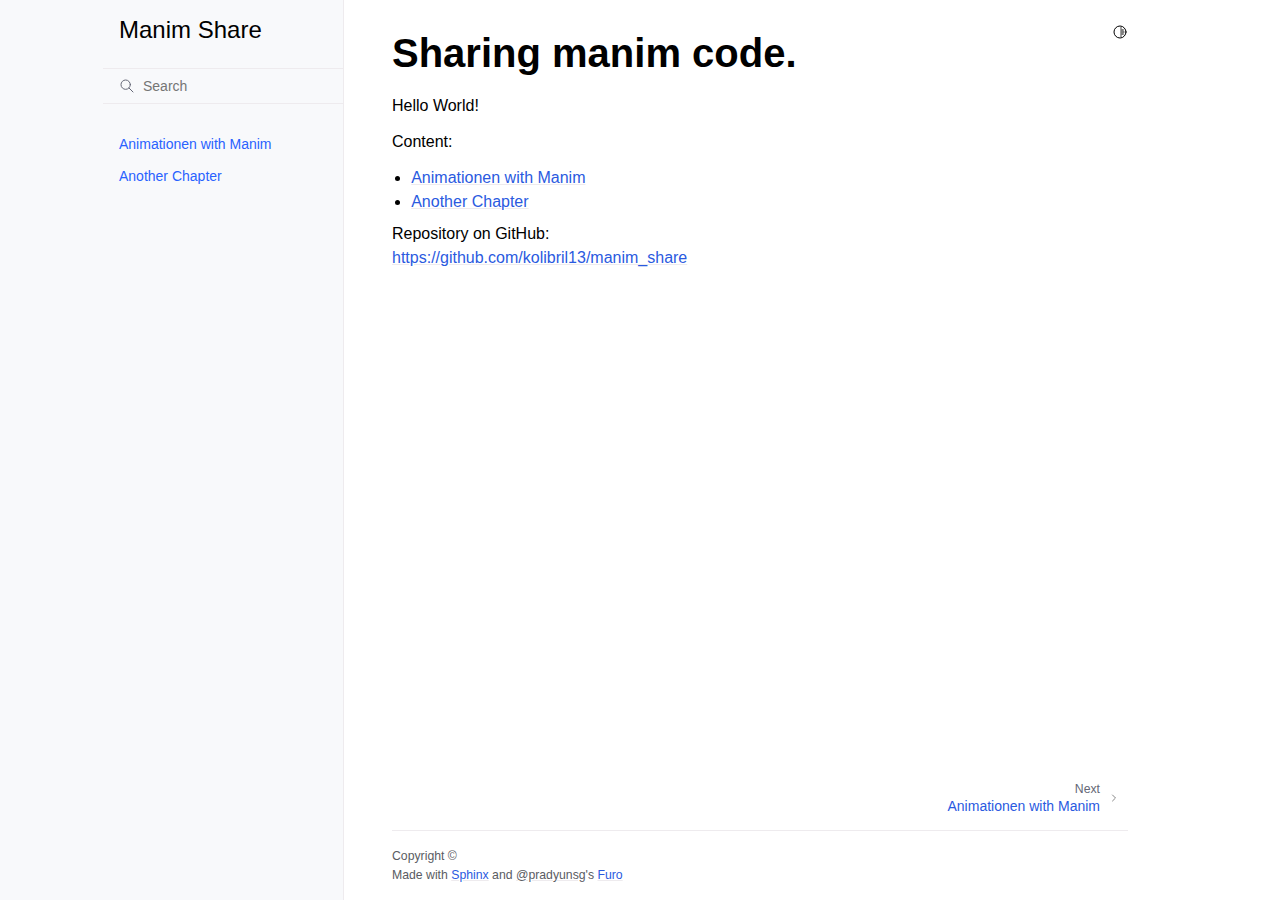
<file: index.html>
<!doctype html>
<html class="no-js" lang="en">
  <head><meta charset="utf-8"/>
    <meta name="viewport" content="width=device-width,initial-scale=1"/>
    <meta name="color-scheme" content="light dark"><meta name="generator" content="Docutils 0.19: https://docutils.sourceforge.io/" />
<link rel="index" title="Index" href="genindex.html" /><link rel="search" title="Search" href="search.html" /><link rel="next" title="Animationen with Manim" href="my_notebook.html" />

    <link rel="shortcut icon" href="_static/favicon.ico"/><!-- Generated with Sphinx 5.3.0 and Furo 2023.03.27 -->
        <title>Manim Share</title>
      <link rel="stylesheet" type="text/css" href="_static/pygments.css" />
    <link rel="stylesheet" type="text/css" href="_static/styles/furo.css?digest=fad236701ea90a88636c2a8c73b44ae642ed2a53" />
    <link rel="stylesheet" type="text/css" href="_static/mystnb.4510f1fc1dee50b3e5859aac5469c37c29e427902b24a333a5f9fcb2f0b3ac41.css" />
    <link rel="stylesheet" type="text/css" href="_static/copybutton.css" />
    <link rel="stylesheet" type="text/css" href="_static/styles/furo-extensions.css?digest=30d1aed668e5c3a91c3e3bf6a60b675221979f0e" />
    
    


<style>
  body {
    --color-code-background: #f8f8f8;
  --color-code-foreground: black;
  
  }
  @media not print {
    body[data-theme="dark"] {
      --color-code-background: #202020;
  --color-code-foreground: #d0d0d0;
  
    }
    @media (prefers-color-scheme: dark) {
      body:not([data-theme="light"]) {
        --color-code-background: #202020;
  --color-code-foreground: #d0d0d0;
  
      }
    }
  }
</style></head>
  <body>
    
    <script>
      document.body.dataset.theme = localStorage.getItem("theme") || "auto";
    </script>
    

<svg xmlns="http://www.w3.org/2000/svg" style="display: none;">
  <symbol id="svg-toc" viewBox="0 0 24 24">
    <title>Contents</title>
    <svg stroke="currentColor" fill="currentColor" stroke-width="0" viewBox="0 0 1024 1024">
      <path d="M408 442h480c4.4 0 8-3.6 8-8v-56c0-4.4-3.6-8-8-8H408c-4.4 0-8 3.6-8 8v56c0 4.4 3.6 8 8 8zm-8 204c0 4.4 3.6 8 8 8h480c4.4 0 8-3.6 8-8v-56c0-4.4-3.6-8-8-8H408c-4.4 0-8 3.6-8 8v56zm504-486H120c-4.4 0-8 3.6-8 8v56c0 4.4 3.6 8 8 8h784c4.4 0 8-3.6 8-8v-56c0-4.4-3.6-8-8-8zm0 632H120c-4.4 0-8 3.6-8 8v56c0 4.4 3.6 8 8 8h784c4.4 0 8-3.6 8-8v-56c0-4.4-3.6-8-8-8zM115.4 518.9L271.7 642c5.8 4.6 14.4.5 14.4-6.9V388.9c0-7.4-8.5-11.5-14.4-6.9L115.4 505.1a8.74 8.74 0 0 0 0 13.8z"/>
    </svg>
  </symbol>
  <symbol id="svg-menu" viewBox="0 0 24 24">
    <title>Menu</title>
    <svg xmlns="http://www.w3.org/2000/svg" viewBox="0 0 24 24" fill="none" stroke="currentColor"
      stroke-width="2" stroke-linecap="round" stroke-linejoin="round" class="feather-menu">
      <line x1="3" y1="12" x2="21" y2="12"></line>
      <line x1="3" y1="6" x2="21" y2="6"></line>
      <line x1="3" y1="18" x2="21" y2="18"></line>
    </svg>
  </symbol>
  <symbol id="svg-arrow-right" viewBox="0 0 24 24">
    <title>Expand</title>
    <svg xmlns="http://www.w3.org/2000/svg" viewBox="0 0 24 24" fill="none" stroke="currentColor"
      stroke-width="2" stroke-linecap="round" stroke-linejoin="round" class="feather-chevron-right">
      <polyline points="9 18 15 12 9 6"></polyline>
    </svg>
  </symbol>
  <symbol id="svg-sun" viewBox="0 0 24 24">
    <title>Light mode</title>
    <svg xmlns="http://www.w3.org/2000/svg" viewBox="0 0 24 24" fill="none" stroke="currentColor"
      stroke-width="1.5" stroke-linecap="round" stroke-linejoin="round" class="feather-sun">
      <circle cx="12" cy="12" r="5"></circle>
      <line x1="12" y1="1" x2="12" y2="3"></line>
      <line x1="12" y1="21" x2="12" y2="23"></line>
      <line x1="4.22" y1="4.22" x2="5.64" y2="5.64"></line>
      <line x1="18.36" y1="18.36" x2="19.78" y2="19.78"></line>
      <line x1="1" y1="12" x2="3" y2="12"></line>
      <line x1="21" y1="12" x2="23" y2="12"></line>
      <line x1="4.22" y1="19.78" x2="5.64" y2="18.36"></line>
      <line x1="18.36" y1="5.64" x2="19.78" y2="4.22"></line>
    </svg>
  </symbol>
  <symbol id="svg-moon" viewBox="0 0 24 24">
    <title>Dark mode</title>
    <svg xmlns="http://www.w3.org/2000/svg" viewBox="0 0 24 24" fill="none" stroke="currentColor"
      stroke-width="1.5" stroke-linecap="round" stroke-linejoin="round" class="icon-tabler-moon">
      <path stroke="none" d="M0 0h24v24H0z" fill="none" />
      <path d="M12 3c.132 0 .263 0 .393 0a7.5 7.5 0 0 0 7.92 12.446a9 9 0 1 1 -8.313 -12.454z" />
    </svg>
  </symbol>
  <symbol id="svg-sun-half" viewBox="0 0 24 24">
    <title>Auto light/dark mode</title>
    <svg xmlns="http://www.w3.org/2000/svg" viewBox="0 0 24 24" fill="none" stroke="currentColor"
      stroke-width="1.5" stroke-linecap="round" stroke-linejoin="round" class="icon-tabler-shadow">
      <path stroke="none" d="M0 0h24v24H0z" fill="none"/>
      <circle cx="12" cy="12" r="9" />
      <path d="M13 12h5" />
      <path d="M13 15h4" />
      <path d="M13 18h1" />
      <path d="M13 9h4" />
      <path d="M13 6h1" />
    </svg>
  </symbol>
</svg>

<input type="checkbox" class="sidebar-toggle" name="__navigation" id="__navigation">
<input type="checkbox" class="sidebar-toggle" name="__toc" id="__toc">
<label class="overlay sidebar-overlay" for="__navigation">
  <div class="visually-hidden">Hide navigation sidebar</div>
</label>
<label class="overlay toc-overlay" for="__toc">
  <div class="visually-hidden">Hide table of contents sidebar</div>
</label>



<div class="page">
  <header class="mobile-header">
    <div class="header-left">
      <label class="nav-overlay-icon" for="__navigation">
        <div class="visually-hidden">Toggle site navigation sidebar</div>
        <i class="icon"><svg><use href="#svg-menu"></use></svg></i>
      </label>
    </div>
    <div class="header-center">
      <a href="#"><div class="brand">Manim Share</div></a>
    </div>
    <div class="header-right">
      <div class="theme-toggle-container theme-toggle-header">
        <button class="theme-toggle">
          <div class="visually-hidden">Toggle Light / Dark / Auto color theme</div>
          <svg class="theme-icon-when-auto"><use href="#svg-sun-half"></use></svg>
          <svg class="theme-icon-when-dark"><use href="#svg-moon"></use></svg>
          <svg class="theme-icon-when-light"><use href="#svg-sun"></use></svg>
        </button>
      </div>
      <label class="toc-overlay-icon toc-header-icon no-toc" for="__toc">
        <div class="visually-hidden">Toggle table of contents sidebar</div>
        <i class="icon"><svg><use href="#svg-toc"></use></svg></i>
      </label>
    </div>
  </header>
  <aside class="sidebar-drawer">
    <div class="sidebar-container">
      
      <div class="sidebar-sticky"><a class="sidebar-brand" href="#">
  
  
  <span class="sidebar-brand-text">Manim Share</span>
  
</a><form class="sidebar-search-container" method="get" action="search.html" role="search">
  <input class="sidebar-search" placeholder="Search" name="q" aria-label="Search">
  <input type="hidden" name="check_keywords" value="yes">
  <input type="hidden" name="area" value="default">
</form>
<div id="searchbox"></div><div class="sidebar-scroll"><div class="sidebar-tree">
  <ul>
<li class="toctree-l1"><a class="reference internal" href="my_notebook.html">Animationen with Manim</a></li>
<li class="toctree-l1"><a class="reference internal" href="another_notebook.html">Another Chapter</a></li>
</ul>

</div>
</div>

      </div>
      
    </div>
  </aside>
  <div class="main">
    <div class="content">
      <div class="article-container">
        <a href="#" class="back-to-top muted-link">
          <svg xmlns="http://www.w3.org/2000/svg" viewBox="0 0 24 24">
            <path d="M13 20h-2V8l-5.5 5.5-1.42-1.42L12 4.16l7.92 7.92-1.42 1.42L13 8v12z"></path>
          </svg>
          <span>Back to top</span>
        </a>
        <div class="content-icon-container">
          
<div class="theme-toggle-container theme-toggle-content">
            <button class="theme-toggle">
              <div class="visually-hidden">Toggle Light / Dark / Auto color theme</div>
              <svg class="theme-icon-when-auto"><use href="#svg-sun-half"></use></svg>
              <svg class="theme-icon-when-dark"><use href="#svg-moon"></use></svg>
              <svg class="theme-icon-when-light"><use href="#svg-sun"></use></svg>
            </button>
          </div>
          <label class="toc-overlay-icon toc-content-icon no-toc" for="__toc">
            <div class="visually-hidden">Toggle table of contents sidebar</div>
            <i class="icon"><svg><use href="#svg-toc"></use></svg></i>
          </label>
        </div>
        <article role="main">
          <section id="sharing-manim-code">
<h1>Sharing manim code.<a class="headerlink" href="#sharing-manim-code" title="Permalink to this heading">#</a></h1>
<p>Hello World!</p>
<p>Content:</p>
<div class="toctree-wrapper compound">
<ul>
<li class="toctree-l1"><a class="reference internal" href="my_notebook.html">Animationen with Manim</a></li>
<li class="toctree-l1"><a class="reference internal" href="another_notebook.html">Another Chapter</a></li>
</ul>
</div>
<p>Repository on GitHub:<br />
<a class="reference external" href="https://github.com/kolibril13/manim_share">https://github.com/kolibril13/manim_share</a></p>
</section>

        </article>
      </div>
      <footer>
        
        <div class="related-pages">
          <a class="next-page" href="my_notebook.html">
              <div class="page-info">
                <div class="context">
                  <span>Next</span>
                </div>
                <div class="title">Animationen with Manim</div>
              </div>
              <svg class="furo-related-icon"><use href="#svg-arrow-right"></use></svg>
            </a>
          
        </div>
        <div class="bottom-of-page">
          <div class="left-details">
            <div class="copyright">
                Copyright &#169; 
            </div>
            Made with <a href="https://www.sphinx-doc.org/">Sphinx</a> and <a class="muted-link" href="https://pradyunsg.me">@pradyunsg</a>'s
            
            <a href="https://github.com/pradyunsg/furo">Furo</a>
            
          </div>
          <div class="right-details">
            
          </div>
        </div>
        
      </footer>
    </div>
    <aside class="toc-drawer no-toc">
      
      
      
    </aside>
  </div>
</div><script data-url_root="./" id="documentation_options" src="_static/documentation_options.js"></script>
    <script src="_static/jquery.js"></script>
    <script src="_static/underscore.js"></script>
    <script src="_static/_sphinx_javascript_frameworks_compat.js"></script>
    <script src="_static/doctools.js"></script>
    <script src="_static/sphinx_highlight.js"></script>
    <script src="_static/scripts/furo.js"></script>
    <script src="_static/clipboard.min.js"></script>
    <script src="_static/copybutton.js"></script>
    </body>
</html>
</file>
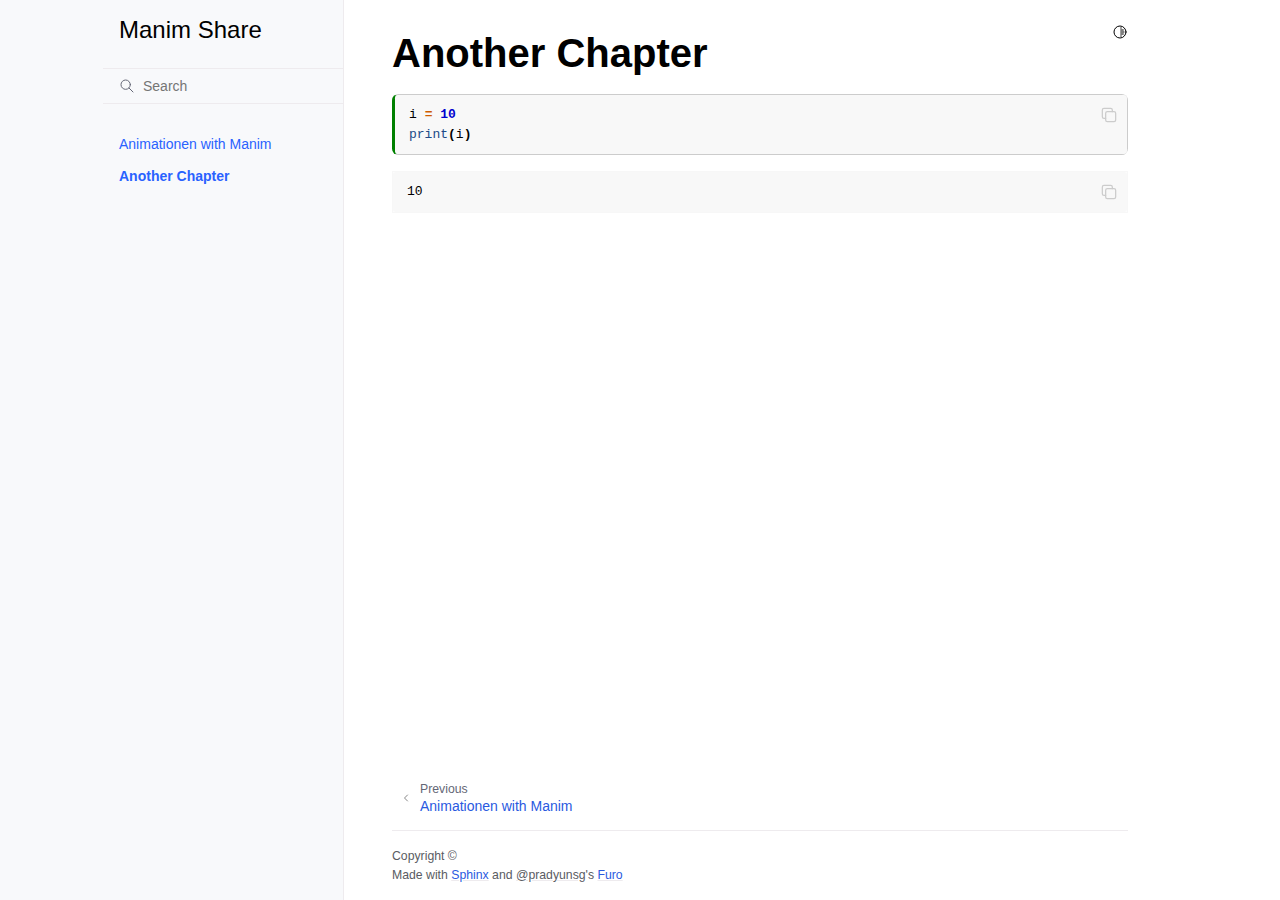
<file: another_notebook.html>
<!doctype html>
<html class="no-js" lang="en">
  <head><meta charset="utf-8"/>
    <meta name="viewport" content="width=device-width,initial-scale=1"/>
    <meta name="color-scheme" content="light dark"><meta name="generator" content="Docutils 0.19: https://docutils.sourceforge.io/" />
<link rel="index" title="Index" href="genindex.html" /><link rel="search" title="Search" href="search.html" /><link rel="prev" title="Animationen with Manim" href="my_notebook.html" />

    <link rel="shortcut icon" href="_static/favicon.ico"/><!-- Generated with Sphinx 5.3.0 and Furo 2023.03.27 -->
        <title>Another Chapter - Manim Share</title>
      <link rel="stylesheet" type="text/css" href="_static/pygments.css" />
    <link rel="stylesheet" type="text/css" href="_static/styles/furo.css?digest=fad236701ea90a88636c2a8c73b44ae642ed2a53" />
    <link rel="stylesheet" type="text/css" href="_static/mystnb.4510f1fc1dee50b3e5859aac5469c37c29e427902b24a333a5f9fcb2f0b3ac41.css" />
    <link rel="stylesheet" type="text/css" href="_static/copybutton.css" />
    <link rel="stylesheet" type="text/css" href="_static/styles/furo-extensions.css?digest=30d1aed668e5c3a91c3e3bf6a60b675221979f0e" />
    
    


<style>
  body {
    --color-code-background: #f8f8f8;
  --color-code-foreground: black;
  
  }
  @media not print {
    body[data-theme="dark"] {
      --color-code-background: #202020;
  --color-code-foreground: #d0d0d0;
  
    }
    @media (prefers-color-scheme: dark) {
      body:not([data-theme="light"]) {
        --color-code-background: #202020;
  --color-code-foreground: #d0d0d0;
  
      }
    }
  }
</style></head>
  <body>
    
    <script>
      document.body.dataset.theme = localStorage.getItem("theme") || "auto";
    </script>
    

<svg xmlns="http://www.w3.org/2000/svg" style="display: none;">
  <symbol id="svg-toc" viewBox="0 0 24 24">
    <title>Contents</title>
    <svg stroke="currentColor" fill="currentColor" stroke-width="0" viewBox="0 0 1024 1024">
      <path d="M408 442h480c4.4 0 8-3.6 8-8v-56c0-4.4-3.6-8-8-8H408c-4.4 0-8 3.6-8 8v56c0 4.4 3.6 8 8 8zm-8 204c0 4.4 3.6 8 8 8h480c4.4 0 8-3.6 8-8v-56c0-4.4-3.6-8-8-8H408c-4.4 0-8 3.6-8 8v56zm504-486H120c-4.4 0-8 3.6-8 8v56c0 4.4 3.6 8 8 8h784c4.4 0 8-3.6 8-8v-56c0-4.4-3.6-8-8-8zm0 632H120c-4.4 0-8 3.6-8 8v56c0 4.4 3.6 8 8 8h784c4.4 0 8-3.6 8-8v-56c0-4.4-3.6-8-8-8zM115.4 518.9L271.7 642c5.8 4.6 14.4.5 14.4-6.9V388.9c0-7.4-8.5-11.5-14.4-6.9L115.4 505.1a8.74 8.74 0 0 0 0 13.8z"/>
    </svg>
  </symbol>
  <symbol id="svg-menu" viewBox="0 0 24 24">
    <title>Menu</title>
    <svg xmlns="http://www.w3.org/2000/svg" viewBox="0 0 24 24" fill="none" stroke="currentColor"
      stroke-width="2" stroke-linecap="round" stroke-linejoin="round" class="feather-menu">
      <line x1="3" y1="12" x2="21" y2="12"></line>
      <line x1="3" y1="6" x2="21" y2="6"></line>
      <line x1="3" y1="18" x2="21" y2="18"></line>
    </svg>
  </symbol>
  <symbol id="svg-arrow-right" viewBox="0 0 24 24">
    <title>Expand</title>
    <svg xmlns="http://www.w3.org/2000/svg" viewBox="0 0 24 24" fill="none" stroke="currentColor"
      stroke-width="2" stroke-linecap="round" stroke-linejoin="round" class="feather-chevron-right">
      <polyline points="9 18 15 12 9 6"></polyline>
    </svg>
  </symbol>
  <symbol id="svg-sun" viewBox="0 0 24 24">
    <title>Light mode</title>
    <svg xmlns="http://www.w3.org/2000/svg" viewBox="0 0 24 24" fill="none" stroke="currentColor"
      stroke-width="1.5" stroke-linecap="round" stroke-linejoin="round" class="feather-sun">
      <circle cx="12" cy="12" r="5"></circle>
      <line x1="12" y1="1" x2="12" y2="3"></line>
      <line x1="12" y1="21" x2="12" y2="23"></line>
      <line x1="4.22" y1="4.22" x2="5.64" y2="5.64"></line>
      <line x1="18.36" y1="18.36" x2="19.78" y2="19.78"></line>
      <line x1="1" y1="12" x2="3" y2="12"></line>
      <line x1="21" y1="12" x2="23" y2="12"></line>
      <line x1="4.22" y1="19.78" x2="5.64" y2="18.36"></line>
      <line x1="18.36" y1="5.64" x2="19.78" y2="4.22"></line>
    </svg>
  </symbol>
  <symbol id="svg-moon" viewBox="0 0 24 24">
    <title>Dark mode</title>
    <svg xmlns="http://www.w3.org/2000/svg" viewBox="0 0 24 24" fill="none" stroke="currentColor"
      stroke-width="1.5" stroke-linecap="round" stroke-linejoin="round" class="icon-tabler-moon">
      <path stroke="none" d="M0 0h24v24H0z" fill="none" />
      <path d="M12 3c.132 0 .263 0 .393 0a7.5 7.5 0 0 0 7.92 12.446a9 9 0 1 1 -8.313 -12.454z" />
    </svg>
  </symbol>
  <symbol id="svg-sun-half" viewBox="0 0 24 24">
    <title>Auto light/dark mode</title>
    <svg xmlns="http://www.w3.org/2000/svg" viewBox="0 0 24 24" fill="none" stroke="currentColor"
      stroke-width="1.5" stroke-linecap="round" stroke-linejoin="round" class="icon-tabler-shadow">
      <path stroke="none" d="M0 0h24v24H0z" fill="none"/>
      <circle cx="12" cy="12" r="9" />
      <path d="M13 12h5" />
      <path d="M13 15h4" />
      <path d="M13 18h1" />
      <path d="M13 9h4" />
      <path d="M13 6h1" />
    </svg>
  </symbol>
</svg>

<input type="checkbox" class="sidebar-toggle" name="__navigation" id="__navigation">
<input type="checkbox" class="sidebar-toggle" name="__toc" id="__toc">
<label class="overlay sidebar-overlay" for="__navigation">
  <div class="visually-hidden">Hide navigation sidebar</div>
</label>
<label class="overlay toc-overlay" for="__toc">
  <div class="visually-hidden">Hide table of contents sidebar</div>
</label>



<div class="page">
  <header class="mobile-header">
    <div class="header-left">
      <label class="nav-overlay-icon" for="__navigation">
        <div class="visually-hidden">Toggle site navigation sidebar</div>
        <i class="icon"><svg><use href="#svg-menu"></use></svg></i>
      </label>
    </div>
    <div class="header-center">
      <a href="index.html"><div class="brand">Manim Share</div></a>
    </div>
    <div class="header-right">
      <div class="theme-toggle-container theme-toggle-header">
        <button class="theme-toggle">
          <div class="visually-hidden">Toggle Light / Dark / Auto color theme</div>
          <svg class="theme-icon-when-auto"><use href="#svg-sun-half"></use></svg>
          <svg class="theme-icon-when-dark"><use href="#svg-moon"></use></svg>
          <svg class="theme-icon-when-light"><use href="#svg-sun"></use></svg>
        </button>
      </div>
      <label class="toc-overlay-icon toc-header-icon no-toc" for="__toc">
        <div class="visually-hidden">Toggle table of contents sidebar</div>
        <i class="icon"><svg><use href="#svg-toc"></use></svg></i>
      </label>
    </div>
  </header>
  <aside class="sidebar-drawer">
    <div class="sidebar-container">
      
      <div class="sidebar-sticky"><a class="sidebar-brand" href="index.html">
  
  
  <span class="sidebar-brand-text">Manim Share</span>
  
</a><form class="sidebar-search-container" method="get" action="search.html" role="search">
  <input class="sidebar-search" placeholder="Search" name="q" aria-label="Search">
  <input type="hidden" name="check_keywords" value="yes">
  <input type="hidden" name="area" value="default">
</form>
<div id="searchbox"></div><div class="sidebar-scroll"><div class="sidebar-tree">
  <ul class="current">
<li class="toctree-l1"><a class="reference internal" href="my_notebook.html">Animationen with Manim</a></li>
<li class="toctree-l1 current current-page"><a class="current reference internal" href="#">Another Chapter</a></li>
</ul>

</div>
</div>

      </div>
      
    </div>
  </aside>
  <div class="main">
    <div class="content">
      <div class="article-container">
        <a href="#" class="back-to-top muted-link">
          <svg xmlns="http://www.w3.org/2000/svg" viewBox="0 0 24 24">
            <path d="M13 20h-2V8l-5.5 5.5-1.42-1.42L12 4.16l7.92 7.92-1.42 1.42L13 8v12z"></path>
          </svg>
          <span>Back to top</span>
        </a>
        <div class="content-icon-container">
          
<div class="theme-toggle-container theme-toggle-content">
            <button class="theme-toggle">
              <div class="visually-hidden">Toggle Light / Dark / Auto color theme</div>
              <svg class="theme-icon-when-auto"><use href="#svg-sun-half"></use></svg>
              <svg class="theme-icon-when-dark"><use href="#svg-moon"></use></svg>
              <svg class="theme-icon-when-light"><use href="#svg-sun"></use></svg>
            </button>
          </div>
          <label class="toc-overlay-icon toc-content-icon no-toc" for="__toc">
            <div class="visually-hidden">Toggle table of contents sidebar</div>
            <i class="icon"><svg><use href="#svg-toc"></use></svg></i>
          </label>
        </div>
        <article role="main">
          <section id="another-chapter">
<h1>Another Chapter<a class="headerlink" href="#another-chapter" title="Permalink to this heading">#</a></h1>
<div class="cell docutils container">
<div class="cell_input docutils container">
<div class="highlight-ipython3 notranslate"><div class="highlight"><pre><span></span><span class="n">i</span> <span class="o">=</span> <span class="mi">10</span>
<span class="nb">print</span><span class="p">(</span><span class="n">i</span><span class="p">)</span>
</pre></div>
</div>
</div>
<div class="cell_output docutils container">
<div class="output stream highlight-myst-ansi notranslate"><div class="highlight"><pre><span></span>10
</pre></div>
</div>
</div>
</div>
</section>

        </article>
      </div>
      <footer>
        
        <div class="related-pages">
          
          <a class="prev-page" href="my_notebook.html">
              <svg class="furo-related-icon"><use href="#svg-arrow-right"></use></svg>
              <div class="page-info">
                <div class="context">
                  <span>Previous</span>
                </div>
                
                <div class="title">Animationen with Manim</div>
                
              </div>
            </a>
        </div>
        <div class="bottom-of-page">
          <div class="left-details">
            <div class="copyright">
                Copyright &#169; 
            </div>
            Made with <a href="https://www.sphinx-doc.org/">Sphinx</a> and <a class="muted-link" href="https://pradyunsg.me">@pradyunsg</a>'s
            
            <a href="https://github.com/pradyunsg/furo">Furo</a>
            
          </div>
          <div class="right-details">
            
          </div>
        </div>
        
      </footer>
    </div>
    <aside class="toc-drawer no-toc">
      
      
      
    </aside>
  </div>
</div><script data-url_root="./" id="documentation_options" src="_static/documentation_options.js"></script>
    <script src="_static/jquery.js"></script>
    <script src="_static/underscore.js"></script>
    <script src="_static/_sphinx_javascript_frameworks_compat.js"></script>
    <script src="_static/doctools.js"></script>
    <script src="_static/sphinx_highlight.js"></script>
    <script src="_static/scripts/furo.js"></script>
    <script src="_static/clipboard.min.js"></script>
    <script src="_static/copybutton.js"></script>
    </body>
</html>
</file>
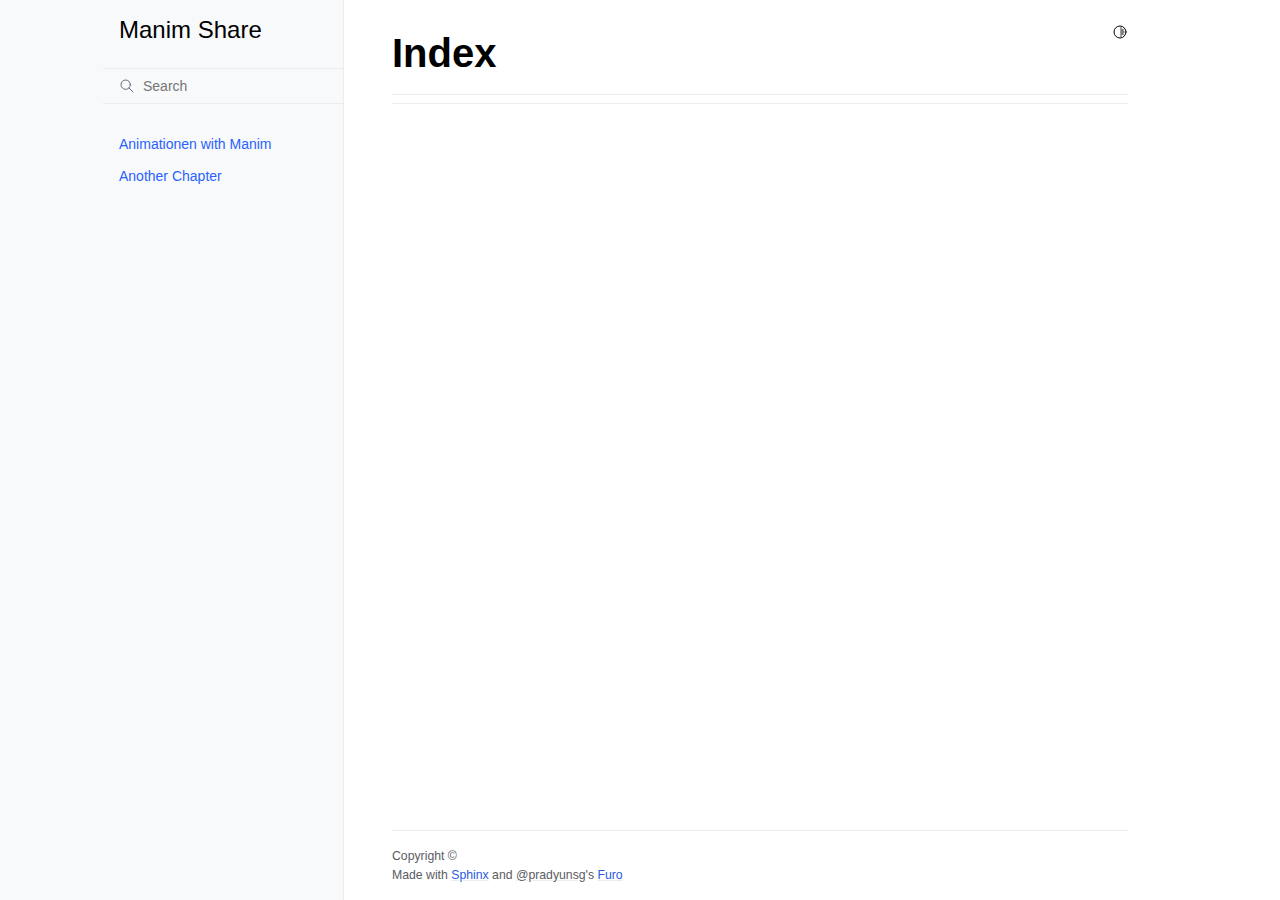
<file: genindex.html>
<!doctype html>
<html class="no-js" lang="en">
  <head><meta charset="utf-8"/>
    <meta name="viewport" content="width=device-width,initial-scale=1"/>
    <meta name="color-scheme" content="light dark"><link rel="index" title="Index" href="#" /><link rel="search" title="Search" href="search.html" />

    <link rel="shortcut icon" href="_static/favicon.ico"/><!-- Generated with Sphinx 5.3.0 and Furo 2023.03.27 --><title>Index - Manim Share</title>
<link rel="stylesheet" type="text/css" href="_static/pygments.css" />
    <link rel="stylesheet" type="text/css" href="_static/styles/furo.css?digest=fad236701ea90a88636c2a8c73b44ae642ed2a53" />
    <link rel="stylesheet" type="text/css" href="_static/mystnb.4510f1fc1dee50b3e5859aac5469c37c29e427902b24a333a5f9fcb2f0b3ac41.css" />
    <link rel="stylesheet" type="text/css" href="_static/copybutton.css" />
    <link rel="stylesheet" type="text/css" href="_static/styles/furo-extensions.css?digest=30d1aed668e5c3a91c3e3bf6a60b675221979f0e" />
    
    


<style>
  body {
    --color-code-background: #f8f8f8;
  --color-code-foreground: black;
  
  }
  @media not print {
    body[data-theme="dark"] {
      --color-code-background: #202020;
  --color-code-foreground: #d0d0d0;
  
    }
    @media (prefers-color-scheme: dark) {
      body:not([data-theme="light"]) {
        --color-code-background: #202020;
  --color-code-foreground: #d0d0d0;
  
      }
    }
  }
</style></head>
  <body>
    
    <script>
      document.body.dataset.theme = localStorage.getItem("theme") || "auto";
    </script>
    

<svg xmlns="http://www.w3.org/2000/svg" style="display: none;">
  <symbol id="svg-toc" viewBox="0 0 24 24">
    <title>Contents</title>
    <svg stroke="currentColor" fill="currentColor" stroke-width="0" viewBox="0 0 1024 1024">
      <path d="M408 442h480c4.4 0 8-3.6 8-8v-56c0-4.4-3.6-8-8-8H408c-4.4 0-8 3.6-8 8v56c0 4.4 3.6 8 8 8zm-8 204c0 4.4 3.6 8 8 8h480c4.4 0 8-3.6 8-8v-56c0-4.4-3.6-8-8-8H408c-4.4 0-8 3.6-8 8v56zm504-486H120c-4.4 0-8 3.6-8 8v56c0 4.4 3.6 8 8 8h784c4.4 0 8-3.6 8-8v-56c0-4.4-3.6-8-8-8zm0 632H120c-4.4 0-8 3.6-8 8v56c0 4.4 3.6 8 8 8h784c4.4 0 8-3.6 8-8v-56c0-4.4-3.6-8-8-8zM115.4 518.9L271.7 642c5.8 4.6 14.4.5 14.4-6.9V388.9c0-7.4-8.5-11.5-14.4-6.9L115.4 505.1a8.74 8.74 0 0 0 0 13.8z"/>
    </svg>
  </symbol>
  <symbol id="svg-menu" viewBox="0 0 24 24">
    <title>Menu</title>
    <svg xmlns="http://www.w3.org/2000/svg" viewBox="0 0 24 24" fill="none" stroke="currentColor"
      stroke-width="2" stroke-linecap="round" stroke-linejoin="round" class="feather-menu">
      <line x1="3" y1="12" x2="21" y2="12"></line>
      <line x1="3" y1="6" x2="21" y2="6"></line>
      <line x1="3" y1="18" x2="21" y2="18"></line>
    </svg>
  </symbol>
  <symbol id="svg-arrow-right" viewBox="0 0 24 24">
    <title>Expand</title>
    <svg xmlns="http://www.w3.org/2000/svg" viewBox="0 0 24 24" fill="none" stroke="currentColor"
      stroke-width="2" stroke-linecap="round" stroke-linejoin="round" class="feather-chevron-right">
      <polyline points="9 18 15 12 9 6"></polyline>
    </svg>
  </symbol>
  <symbol id="svg-sun" viewBox="0 0 24 24">
    <title>Light mode</title>
    <svg xmlns="http://www.w3.org/2000/svg" viewBox="0 0 24 24" fill="none" stroke="currentColor"
      stroke-width="1.5" stroke-linecap="round" stroke-linejoin="round" class="feather-sun">
      <circle cx="12" cy="12" r="5"></circle>
      <line x1="12" y1="1" x2="12" y2="3"></line>
      <line x1="12" y1="21" x2="12" y2="23"></line>
      <line x1="4.22" y1="4.22" x2="5.64" y2="5.64"></line>
      <line x1="18.36" y1="18.36" x2="19.78" y2="19.78"></line>
      <line x1="1" y1="12" x2="3" y2="12"></line>
      <line x1="21" y1="12" x2="23" y2="12"></line>
      <line x1="4.22" y1="19.78" x2="5.64" y2="18.36"></line>
      <line x1="18.36" y1="5.64" x2="19.78" y2="4.22"></line>
    </svg>
  </symbol>
  <symbol id="svg-moon" viewBox="0 0 24 24">
    <title>Dark mode</title>
    <svg xmlns="http://www.w3.org/2000/svg" viewBox="0 0 24 24" fill="none" stroke="currentColor"
      stroke-width="1.5" stroke-linecap="round" stroke-linejoin="round" class="icon-tabler-moon">
      <path stroke="none" d="M0 0h24v24H0z" fill="none" />
      <path d="M12 3c.132 0 .263 0 .393 0a7.5 7.5 0 0 0 7.92 12.446a9 9 0 1 1 -8.313 -12.454z" />
    </svg>
  </symbol>
  <symbol id="svg-sun-half" viewBox="0 0 24 24">
    <title>Auto light/dark mode</title>
    <svg xmlns="http://www.w3.org/2000/svg" viewBox="0 0 24 24" fill="none" stroke="currentColor"
      stroke-width="1.5" stroke-linecap="round" stroke-linejoin="round" class="icon-tabler-shadow">
      <path stroke="none" d="M0 0h24v24H0z" fill="none"/>
      <circle cx="12" cy="12" r="9" />
      <path d="M13 12h5" />
      <path d="M13 15h4" />
      <path d="M13 18h1" />
      <path d="M13 9h4" />
      <path d="M13 6h1" />
    </svg>
  </symbol>
</svg>

<input type="checkbox" class="sidebar-toggle" name="__navigation" id="__navigation">
<input type="checkbox" class="sidebar-toggle" name="__toc" id="__toc">
<label class="overlay sidebar-overlay" for="__navigation">
  <div class="visually-hidden">Hide navigation sidebar</div>
</label>
<label class="overlay toc-overlay" for="__toc">
  <div class="visually-hidden">Hide table of contents sidebar</div>
</label>



<div class="page">
  <header class="mobile-header">
    <div class="header-left">
      <label class="nav-overlay-icon" for="__navigation">
        <div class="visually-hidden">Toggle site navigation sidebar</div>
        <i class="icon"><svg><use href="#svg-menu"></use></svg></i>
      </label>
    </div>
    <div class="header-center">
      <a href="index.html"><div class="brand">Manim Share</div></a>
    </div>
    <div class="header-right">
      <div class="theme-toggle-container theme-toggle-header">
        <button class="theme-toggle">
          <div class="visually-hidden">Toggle Light / Dark / Auto color theme</div>
          <svg class="theme-icon-when-auto"><use href="#svg-sun-half"></use></svg>
          <svg class="theme-icon-when-dark"><use href="#svg-moon"></use></svg>
          <svg class="theme-icon-when-light"><use href="#svg-sun"></use></svg>
        </button>
      </div>
      <label class="toc-overlay-icon toc-header-icon no-toc" for="__toc">
        <div class="visually-hidden">Toggle table of contents sidebar</div>
        <i class="icon"><svg><use href="#svg-toc"></use></svg></i>
      </label>
    </div>
  </header>
  <aside class="sidebar-drawer">
    <div class="sidebar-container">
      
      <div class="sidebar-sticky"><a class="sidebar-brand" href="index.html">
  
  
  <span class="sidebar-brand-text">Manim Share</span>
  
</a><form class="sidebar-search-container" method="get" action="search.html" role="search">
  <input class="sidebar-search" placeholder="Search" name="q" aria-label="Search">
  <input type="hidden" name="check_keywords" value="yes">
  <input type="hidden" name="area" value="default">
</form>
<div id="searchbox"></div><div class="sidebar-scroll"><div class="sidebar-tree">
  <ul>
<li class="toctree-l1"><a class="reference internal" href="my_notebook.html">Animationen with Manim</a></li>
<li class="toctree-l1"><a class="reference internal" href="another_notebook.html">Another Chapter</a></li>
</ul>

</div>
</div>

      </div>
      
    </div>
  </aside>
  <div class="main">
    <div class="content">
      <div class="article-container">
        <a href="#" class="back-to-top muted-link">
          <svg xmlns="http://www.w3.org/2000/svg" viewBox="0 0 24 24">
            <path d="M13 20h-2V8l-5.5 5.5-1.42-1.42L12 4.16l7.92 7.92-1.42 1.42L13 8v12z"></path>
          </svg>
          <span>Back to top</span>
        </a>
        <div class="content-icon-container">
          <div class="theme-toggle-container theme-toggle-content">
            <button class="theme-toggle">
              <div class="visually-hidden">Toggle Light / Dark / Auto color theme</div>
              <svg class="theme-icon-when-auto"><use href="#svg-sun-half"></use></svg>
              <svg class="theme-icon-when-dark"><use href="#svg-moon"></use></svg>
              <svg class="theme-icon-when-light"><use href="#svg-sun"></use></svg>
            </button>
          </div>
          <label class="toc-overlay-icon toc-content-icon no-toc" for="__toc">
            <div class="visually-hidden">Toggle table of contents sidebar</div>
            <i class="icon"><svg><use href="#svg-toc"></use></svg></i>
          </label>
        </div>
        <article role="main">
          
<section class="genindex-section">
  <h1 id="index">Index</h1>
  <div class="genindex-jumpbox"></div>
</section>

        </article>
      </div>
      <footer>
        
        <div class="related-pages">
          
          
        </div>
        <div class="bottom-of-page">
          <div class="left-details">
            <div class="copyright">
                Copyright &#169; 
            </div>
            Made with <a href="https://www.sphinx-doc.org/">Sphinx</a> and <a class="muted-link" href="https://pradyunsg.me">@pradyunsg</a>'s
            
            <a href="https://github.com/pradyunsg/furo">Furo</a>
            
          </div>
          <div class="right-details">
            
          </div>
        </div>
        
      </footer>
    </div>
    <aside class="toc-drawer no-toc">
      
      
      
    </aside>
  </div>
</div><script data-url_root="./" id="documentation_options" src="_static/documentation_options.js"></script>
    <script src="_static/jquery.js"></script>
    <script src="_static/underscore.js"></script>
    <script src="_static/_sphinx_javascript_frameworks_compat.js"></script>
    <script src="_static/doctools.js"></script>
    <script src="_static/sphinx_highlight.js"></script>
    <script src="_static/scripts/furo.js"></script>
    <script src="_static/clipboard.min.js"></script>
    <script src="_static/copybutton.js"></script>
    </body>
</html>
</file>
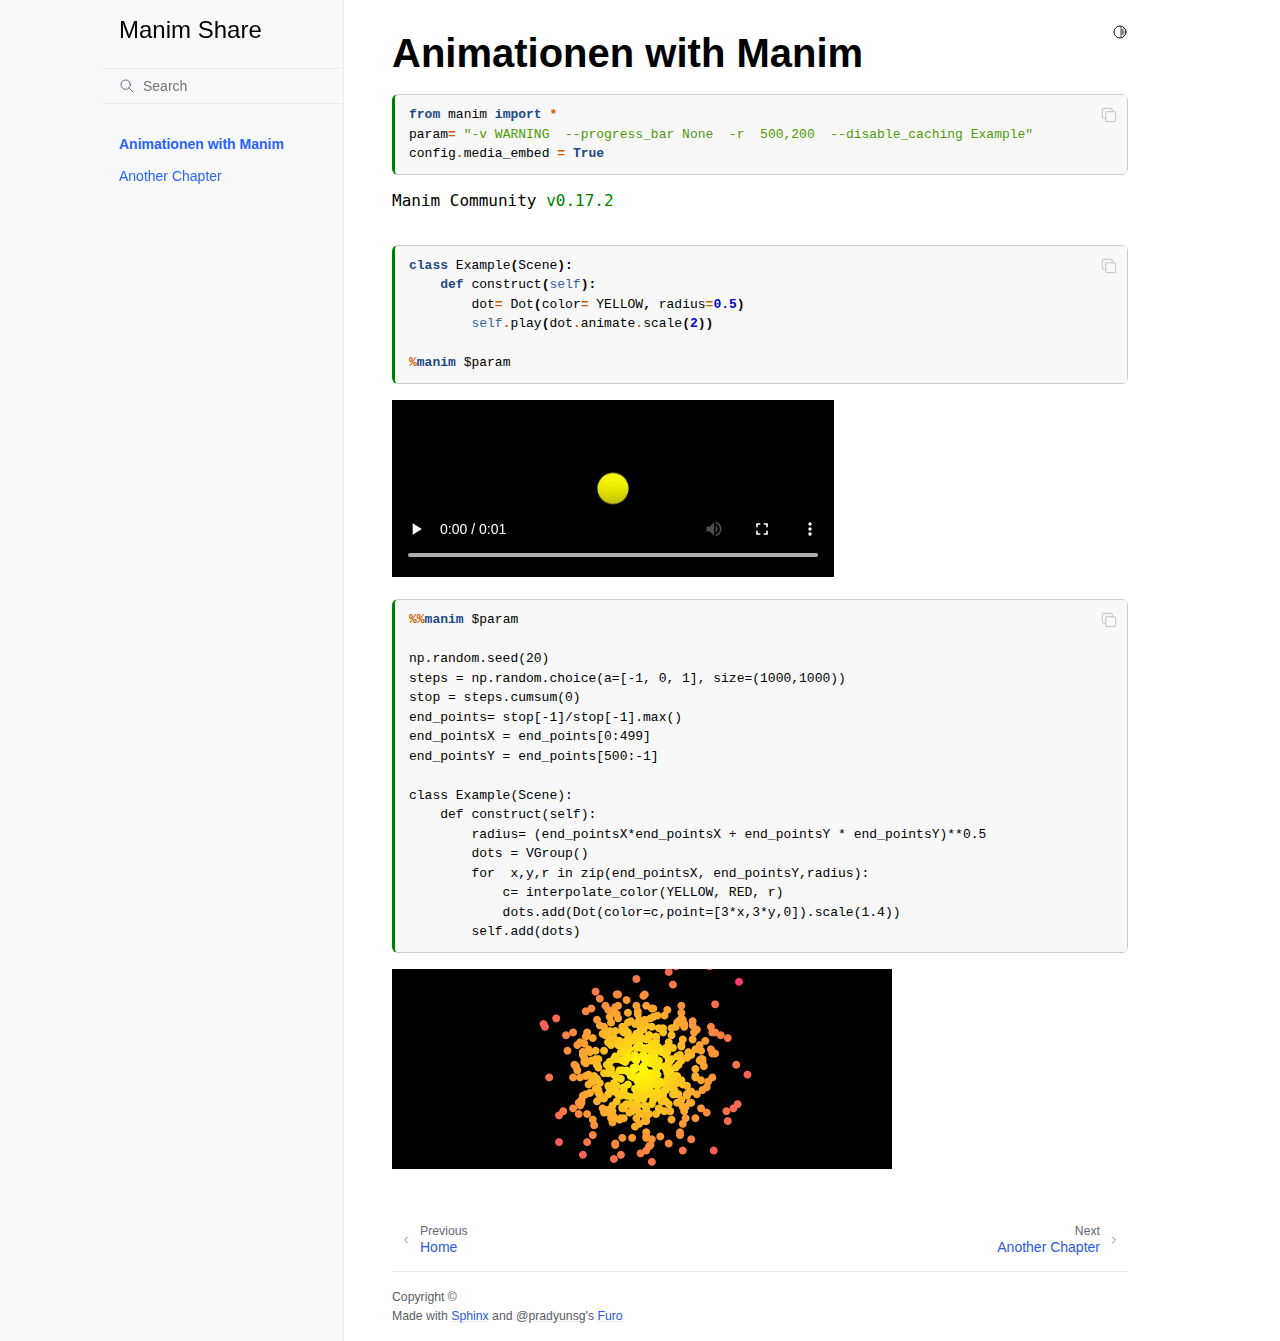
<file: my_notebook.html>
<!doctype html>
<html class="no-js" lang="en">
  <head><meta charset="utf-8"/>
    <meta name="viewport" content="width=device-width,initial-scale=1"/>
    <meta name="color-scheme" content="light dark"><meta name="generator" content="Docutils 0.19: https://docutils.sourceforge.io/" />
<link rel="index" title="Index" href="genindex.html" /><link rel="search" title="Search" href="search.html" /><link rel="next" title="Another Chapter" href="another_notebook.html" /><link rel="prev" title="Sharing manim code." href="index.html" />

    <link rel="shortcut icon" href="_static/favicon.ico"/><!-- Generated with Sphinx 5.3.0 and Furo 2023.03.27 -->
        <title>Animationen with Manim - Manim Share</title>
      <link rel="stylesheet" type="text/css" href="_static/pygments.css" />
    <link rel="stylesheet" type="text/css" href="_static/styles/furo.css?digest=fad236701ea90a88636c2a8c73b44ae642ed2a53" />
    <link rel="stylesheet" type="text/css" href="_static/mystnb.4510f1fc1dee50b3e5859aac5469c37c29e427902b24a333a5f9fcb2f0b3ac41.css" />
    <link rel="stylesheet" type="text/css" href="_static/copybutton.css" />
    <link rel="stylesheet" type="text/css" href="_static/styles/furo-extensions.css?digest=30d1aed668e5c3a91c3e3bf6a60b675221979f0e" />
    
    


<style>
  body {
    --color-code-background: #f8f8f8;
  --color-code-foreground: black;
  
  }
  @media not print {
    body[data-theme="dark"] {
      --color-code-background: #202020;
  --color-code-foreground: #d0d0d0;
  
    }
    @media (prefers-color-scheme: dark) {
      body:not([data-theme="light"]) {
        --color-code-background: #202020;
  --color-code-foreground: #d0d0d0;
  
      }
    }
  }
</style></head>
  <body>
    
    <script>
      document.body.dataset.theme = localStorage.getItem("theme") || "auto";
    </script>
    

<svg xmlns="http://www.w3.org/2000/svg" style="display: none;">
  <symbol id="svg-toc" viewBox="0 0 24 24">
    <title>Contents</title>
    <svg stroke="currentColor" fill="currentColor" stroke-width="0" viewBox="0 0 1024 1024">
      <path d="M408 442h480c4.4 0 8-3.6 8-8v-56c0-4.4-3.6-8-8-8H408c-4.4 0-8 3.6-8 8v56c0 4.4 3.6 8 8 8zm-8 204c0 4.4 3.6 8 8 8h480c4.4 0 8-3.6 8-8v-56c0-4.4-3.6-8-8-8H408c-4.4 0-8 3.6-8 8v56zm504-486H120c-4.4 0-8 3.6-8 8v56c0 4.4 3.6 8 8 8h784c4.4 0 8-3.6 8-8v-56c0-4.4-3.6-8-8-8zm0 632H120c-4.4 0-8 3.6-8 8v56c0 4.4 3.6 8 8 8h784c4.4 0 8-3.6 8-8v-56c0-4.4-3.6-8-8-8zM115.4 518.9L271.7 642c5.8 4.6 14.4.5 14.4-6.9V388.9c0-7.4-8.5-11.5-14.4-6.9L115.4 505.1a8.74 8.74 0 0 0 0 13.8z"/>
    </svg>
  </symbol>
  <symbol id="svg-menu" viewBox="0 0 24 24">
    <title>Menu</title>
    <svg xmlns="http://www.w3.org/2000/svg" viewBox="0 0 24 24" fill="none" stroke="currentColor"
      stroke-width="2" stroke-linecap="round" stroke-linejoin="round" class="feather-menu">
      <line x1="3" y1="12" x2="21" y2="12"></line>
      <line x1="3" y1="6" x2="21" y2="6"></line>
      <line x1="3" y1="18" x2="21" y2="18"></line>
    </svg>
  </symbol>
  <symbol id="svg-arrow-right" viewBox="0 0 24 24">
    <title>Expand</title>
    <svg xmlns="http://www.w3.org/2000/svg" viewBox="0 0 24 24" fill="none" stroke="currentColor"
      stroke-width="2" stroke-linecap="round" stroke-linejoin="round" class="feather-chevron-right">
      <polyline points="9 18 15 12 9 6"></polyline>
    </svg>
  </symbol>
  <symbol id="svg-sun" viewBox="0 0 24 24">
    <title>Light mode</title>
    <svg xmlns="http://www.w3.org/2000/svg" viewBox="0 0 24 24" fill="none" stroke="currentColor"
      stroke-width="1.5" stroke-linecap="round" stroke-linejoin="round" class="feather-sun">
      <circle cx="12" cy="12" r="5"></circle>
      <line x1="12" y1="1" x2="12" y2="3"></line>
      <line x1="12" y1="21" x2="12" y2="23"></line>
      <line x1="4.22" y1="4.22" x2="5.64" y2="5.64"></line>
      <line x1="18.36" y1="18.36" x2="19.78" y2="19.78"></line>
      <line x1="1" y1="12" x2="3" y2="12"></line>
      <line x1="21" y1="12" x2="23" y2="12"></line>
      <line x1="4.22" y1="19.78" x2="5.64" y2="18.36"></line>
      <line x1="18.36" y1="5.64" x2="19.78" y2="4.22"></line>
    </svg>
  </symbol>
  <symbol id="svg-moon" viewBox="0 0 24 24">
    <title>Dark mode</title>
    <svg xmlns="http://www.w3.org/2000/svg" viewBox="0 0 24 24" fill="none" stroke="currentColor"
      stroke-width="1.5" stroke-linecap="round" stroke-linejoin="round" class="icon-tabler-moon">
      <path stroke="none" d="M0 0h24v24H0z" fill="none" />
      <path d="M12 3c.132 0 .263 0 .393 0a7.5 7.5 0 0 0 7.92 12.446a9 9 0 1 1 -8.313 -12.454z" />
    </svg>
  </symbol>
  <symbol id="svg-sun-half" viewBox="0 0 24 24">
    <title>Auto light/dark mode</title>
    <svg xmlns="http://www.w3.org/2000/svg" viewBox="0 0 24 24" fill="none" stroke="currentColor"
      stroke-width="1.5" stroke-linecap="round" stroke-linejoin="round" class="icon-tabler-shadow">
      <path stroke="none" d="M0 0h24v24H0z" fill="none"/>
      <circle cx="12" cy="12" r="9" />
      <path d="M13 12h5" />
      <path d="M13 15h4" />
      <path d="M13 18h1" />
      <path d="M13 9h4" />
      <path d="M13 6h1" />
    </svg>
  </symbol>
</svg>

<input type="checkbox" class="sidebar-toggle" name="__navigation" id="__navigation">
<input type="checkbox" class="sidebar-toggle" name="__toc" id="__toc">
<label class="overlay sidebar-overlay" for="__navigation">
  <div class="visually-hidden">Hide navigation sidebar</div>
</label>
<label class="overlay toc-overlay" for="__toc">
  <div class="visually-hidden">Hide table of contents sidebar</div>
</label>



<div class="page">
  <header class="mobile-header">
    <div class="header-left">
      <label class="nav-overlay-icon" for="__navigation">
        <div class="visually-hidden">Toggle site navigation sidebar</div>
        <i class="icon"><svg><use href="#svg-menu"></use></svg></i>
      </label>
    </div>
    <div class="header-center">
      <a href="index.html"><div class="brand">Manim Share</div></a>
    </div>
    <div class="header-right">
      <div class="theme-toggle-container theme-toggle-header">
        <button class="theme-toggle">
          <div class="visually-hidden">Toggle Light / Dark / Auto color theme</div>
          <svg class="theme-icon-when-auto"><use href="#svg-sun-half"></use></svg>
          <svg class="theme-icon-when-dark"><use href="#svg-moon"></use></svg>
          <svg class="theme-icon-when-light"><use href="#svg-sun"></use></svg>
        </button>
      </div>
      <label class="toc-overlay-icon toc-header-icon no-toc" for="__toc">
        <div class="visually-hidden">Toggle table of contents sidebar</div>
        <i class="icon"><svg><use href="#svg-toc"></use></svg></i>
      </label>
    </div>
  </header>
  <aside class="sidebar-drawer">
    <div class="sidebar-container">
      
      <div class="sidebar-sticky"><a class="sidebar-brand" href="index.html">
  
  
  <span class="sidebar-brand-text">Manim Share</span>
  
</a><form class="sidebar-search-container" method="get" action="search.html" role="search">
  <input class="sidebar-search" placeholder="Search" name="q" aria-label="Search">
  <input type="hidden" name="check_keywords" value="yes">
  <input type="hidden" name="area" value="default">
</form>
<div id="searchbox"></div><div class="sidebar-scroll"><div class="sidebar-tree">
  <ul class="current">
<li class="toctree-l1 current current-page"><a class="current reference internal" href="#">Animationen with Manim</a></li>
<li class="toctree-l1"><a class="reference internal" href="another_notebook.html">Another Chapter</a></li>
</ul>

</div>
</div>

      </div>
      
    </div>
  </aside>
  <div class="main">
    <div class="content">
      <div class="article-container">
        <a href="#" class="back-to-top muted-link">
          <svg xmlns="http://www.w3.org/2000/svg" viewBox="0 0 24 24">
            <path d="M13 20h-2V8l-5.5 5.5-1.42-1.42L12 4.16l7.92 7.92-1.42 1.42L13 8v12z"></path>
          </svg>
          <span>Back to top</span>
        </a>
        <div class="content-icon-container">
          
<div class="theme-toggle-container theme-toggle-content">
            <button class="theme-toggle">
              <div class="visually-hidden">Toggle Light / Dark / Auto color theme</div>
              <svg class="theme-icon-when-auto"><use href="#svg-sun-half"></use></svg>
              <svg class="theme-icon-when-dark"><use href="#svg-moon"></use></svg>
              <svg class="theme-icon-when-light"><use href="#svg-sun"></use></svg>
            </button>
          </div>
          <label class="toc-overlay-icon toc-content-icon no-toc" for="__toc">
            <div class="visually-hidden">Toggle table of contents sidebar</div>
            <i class="icon"><svg><use href="#svg-toc"></use></svg></i>
          </label>
        </div>
        <article role="main">
          <section id="animationen-with-manim">
<h1>Animationen with Manim<a class="headerlink" href="#animationen-with-manim" title="Permalink to this heading">#</a></h1>
<div class="cell docutils container">
<div class="cell_input docutils container">
<div class="highlight-ipython3 notranslate"><div class="highlight"><pre><span></span><span class="kn">from</span> <span class="nn">manim</span> <span class="kn">import</span> <span class="o">*</span>
<span class="n">param</span><span class="o">=</span> <span class="s2">&quot;-v WARNING  --progress_bar None  -r  500,200  --disable_caching Example&quot;</span>
<span class="n">config</span><span class="o">.</span><span class="n">media_embed</span> <span class="o">=</span> <span class="kc">True</span>
</pre></div>
</div>
</div>
<div class="cell_output docutils container">
<div class="output text_html"><pre style="white-space:pre;overflow-x:auto;line-height:normal;font-family:Menlo,'DejaVu Sans Mono',consolas,'Courier New',monospace">Manim Community <span style="color: #008000; text-decoration-color: #008000">v0.17.2</span>

</pre>
</div></div>
</div>
<div class="cell docutils container">
<div class="cell_input docutils container">
<div class="highlight-ipython3 notranslate"><div class="highlight"><pre><span></span><span class="k">class</span> <span class="nc">Example</span><span class="p">(</span><span class="n">Scene</span><span class="p">):</span>
    <span class="k">def</span> <span class="nf">construct</span><span class="p">(</span><span class="bp">self</span><span class="p">):</span>
        <span class="n">dot</span><span class="o">=</span> <span class="n">Dot</span><span class="p">(</span><span class="n">color</span><span class="o">=</span> <span class="n">YELLOW</span><span class="p">,</span> <span class="n">radius</span><span class="o">=</span><span class="mf">0.5</span><span class="p">)</span>
        <span class="bp">self</span><span class="o">.</span><span class="n">play</span><span class="p">(</span><span class="n">dot</span><span class="o">.</span><span class="n">animate</span><span class="o">.</span><span class="n">scale</span><span class="p">(</span><span class="mi">2</span><span class="p">))</span>

<span class="o">%</span><span class="k">manim</span> $param
</pre></div>
</div>
</div>
<div class="cell_output docutils container">
<div class="output text_html"><video controls autoplay loop style="max-width: 60%;"  >
 <source src="[data-uri]" type="video/mp4">
 Your browser does not support the video tag.
 </video></div></div>
</div>
<div class="cell docutils container">
<div class="cell_input docutils container">
<div class="highlight-ipython3 notranslate"><div class="highlight"><pre><span></span><span class="o">%%</span><span class="k">manim</span> $param

np.random.seed(20)
steps = np.random.choice(a=[-1, 0, 1], size=(1000,1000))
stop = steps.cumsum(0)
end_points= stop[-1]/stop[-1].max()
end_pointsX = end_points[0:499]
end_pointsY = end_points[500:-1]

class Example(Scene):
    def construct(self):
        radius= (end_pointsX*end_pointsX + end_pointsY * end_pointsY)**0.5
        dots = VGroup()
        for  x,y,r in zip(end_pointsX, end_pointsY,radius):
            c= interpolate_color(YELLOW, RED, r)
            dots.add(Dot(color=c,point=[3*x,3*y,0]).scale(1.4))
        self.add(dots)
</pre></div>
</div>
</div>
<div class="cell_output docutils container">
<img alt="_images/853424a882625036c475e2c57d5ab95dc59c4ebc89ebc588cc3a949521155141.png" src="_images/853424a882625036c475e2c57d5ab95dc59c4ebc89ebc588cc3a949521155141.png" />
</div>
</div>
</section>

        </article>
      </div>
      <footer>
        
        <div class="related-pages">
          <a class="next-page" href="another_notebook.html">
              <div class="page-info">
                <div class="context">
                  <span>Next</span>
                </div>
                <div class="title">Another Chapter</div>
              </div>
              <svg class="furo-related-icon"><use href="#svg-arrow-right"></use></svg>
            </a>
          <a class="prev-page" href="index.html">
              <svg class="furo-related-icon"><use href="#svg-arrow-right"></use></svg>
              <div class="page-info">
                <div class="context">
                  <span>Previous</span>
                </div>
                
                <div class="title">Home</div>
                
              </div>
            </a>
        </div>
        <div class="bottom-of-page">
          <div class="left-details">
            <div class="copyright">
                Copyright &#169; 
            </div>
            Made with <a href="https://www.sphinx-doc.org/">Sphinx</a> and <a class="muted-link" href="https://pradyunsg.me">@pradyunsg</a>'s
            
            <a href="https://github.com/pradyunsg/furo">Furo</a>
            
          </div>
          <div class="right-details">
            
          </div>
        </div>
        
      </footer>
    </div>
    <aside class="toc-drawer no-toc">
      
      
      
    </aside>
  </div>
</div><script data-url_root="./" id="documentation_options" src="_static/documentation_options.js"></script>
    <script src="_static/jquery.js"></script>
    <script src="_static/underscore.js"></script>
    <script src="_static/_sphinx_javascript_frameworks_compat.js"></script>
    <script src="_static/doctools.js"></script>
    <script src="_static/sphinx_highlight.js"></script>
    <script src="_static/scripts/furo.js"></script>
    <script src="_static/clipboard.min.js"></script>
    <script src="_static/copybutton.js"></script>
    </body>
</html>
</file>
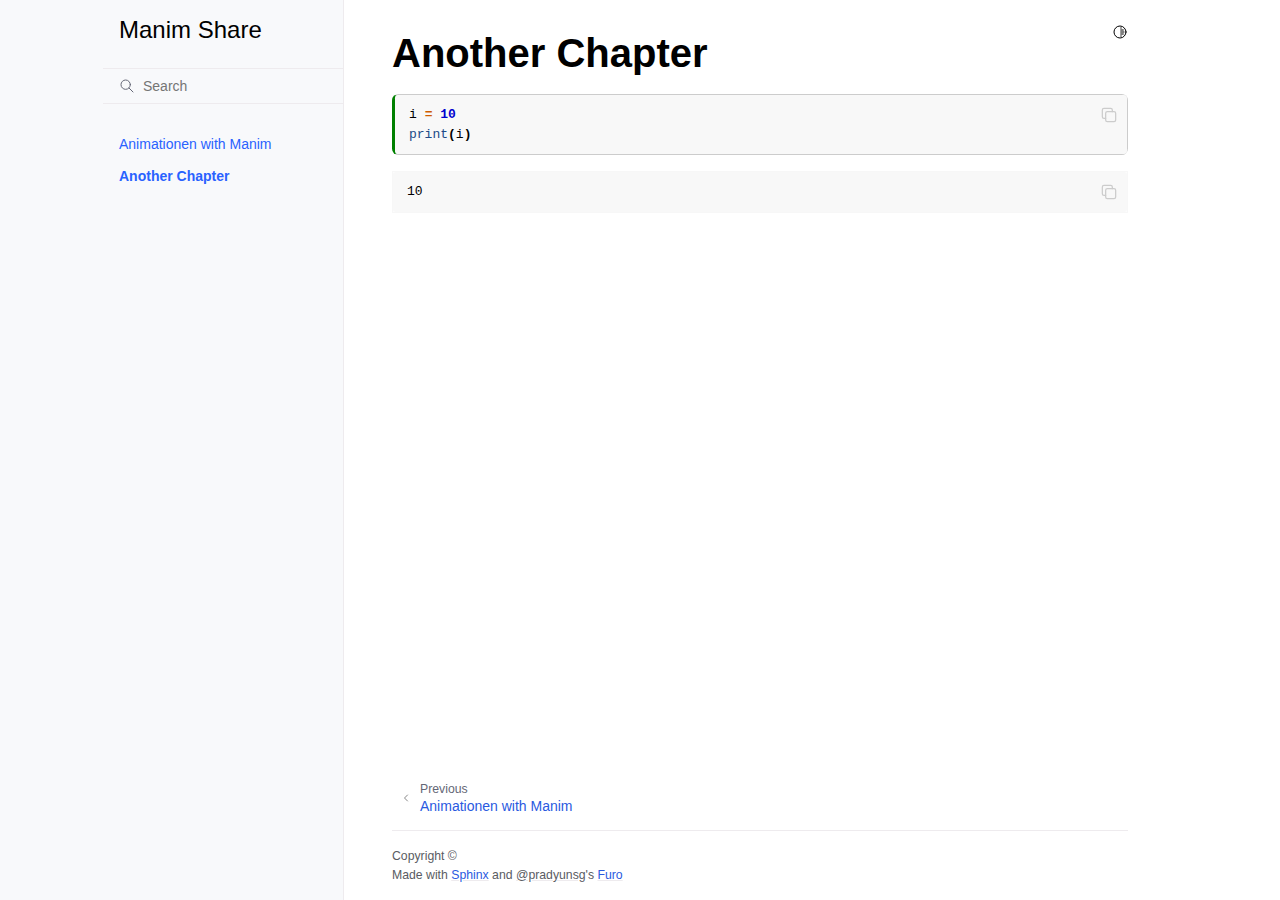
<file: nb_another_chapter.html>
<!doctype html>
<html class="no-js" lang="en">
  <head><meta charset="utf-8"/>
    <meta name="viewport" content="width=device-width,initial-scale=1"/>
    <meta name="color-scheme" content="light dark"><meta name="generator" content="Docutils 0.19: https://docutils.sourceforge.io/" />
<link rel="index" title="Index" href="genindex.html" /><link rel="search" title="Search" href="search.html" /><link rel="prev" title="Animationen with Manim" href="nb_manim_example.html" />

    <link rel="shortcut icon" href="_static/favicon.ico"/><!-- Generated with Sphinx 5.3.0 and Furo 2023.03.27 -->
        <title>Another Chapter - Manim Share</title>
      <link rel="stylesheet" type="text/css" href="_static/pygments.css" />
    <link rel="stylesheet" type="text/css" href="_static/styles/furo.css?digest=fad236701ea90a88636c2a8c73b44ae642ed2a53" />
    <link rel="stylesheet" type="text/css" href="_static/mystnb.4510f1fc1dee50b3e5859aac5469c37c29e427902b24a333a5f9fcb2f0b3ac41.css" />
    <link rel="stylesheet" type="text/css" href="_static/copybutton.css" />
    <link rel="stylesheet" type="text/css" href="_static/styles/furo-extensions.css?digest=30d1aed668e5c3a91c3e3bf6a60b675221979f0e" />
    
    


<style>
  body {
    --color-code-background: #f8f8f8;
  --color-code-foreground: black;
  
  }
  @media not print {
    body[data-theme="dark"] {
      --color-code-background: #202020;
  --color-code-foreground: #d0d0d0;
  
    }
    @media (prefers-color-scheme: dark) {
      body:not([data-theme="light"]) {
        --color-code-background: #202020;
  --color-code-foreground: #d0d0d0;
  
      }
    }
  }
</style></head>
  <body>
    
    <script>
      document.body.dataset.theme = localStorage.getItem("theme") || "auto";
    </script>
    

<svg xmlns="http://www.w3.org/2000/svg" style="display: none;">
  <symbol id="svg-toc" viewBox="0 0 24 24">
    <title>Contents</title>
    <svg stroke="currentColor" fill="currentColor" stroke-width="0" viewBox="0 0 1024 1024">
      <path d="M408 442h480c4.4 0 8-3.6 8-8v-56c0-4.4-3.6-8-8-8H408c-4.4 0-8 3.6-8 8v56c0 4.4 3.6 8 8 8zm-8 204c0 4.4 3.6 8 8 8h480c4.4 0 8-3.6 8-8v-56c0-4.4-3.6-8-8-8H408c-4.4 0-8 3.6-8 8v56zm504-486H120c-4.4 0-8 3.6-8 8v56c0 4.4 3.6 8 8 8h784c4.4 0 8-3.6 8-8v-56c0-4.4-3.6-8-8-8zm0 632H120c-4.4 0-8 3.6-8 8v56c0 4.4 3.6 8 8 8h784c4.4 0 8-3.6 8-8v-56c0-4.4-3.6-8-8-8zM115.4 518.9L271.7 642c5.8 4.6 14.4.5 14.4-6.9V388.9c0-7.4-8.5-11.5-14.4-6.9L115.4 505.1a8.74 8.74 0 0 0 0 13.8z"/>
    </svg>
  </symbol>
  <symbol id="svg-menu" viewBox="0 0 24 24">
    <title>Menu</title>
    <svg xmlns="http://www.w3.org/2000/svg" viewBox="0 0 24 24" fill="none" stroke="currentColor"
      stroke-width="2" stroke-linecap="round" stroke-linejoin="round" class="feather-menu">
      <line x1="3" y1="12" x2="21" y2="12"></line>
      <line x1="3" y1="6" x2="21" y2="6"></line>
      <line x1="3" y1="18" x2="21" y2="18"></line>
    </svg>
  </symbol>
  <symbol id="svg-arrow-right" viewBox="0 0 24 24">
    <title>Expand</title>
    <svg xmlns="http://www.w3.org/2000/svg" viewBox="0 0 24 24" fill="none" stroke="currentColor"
      stroke-width="2" stroke-linecap="round" stroke-linejoin="round" class="feather-chevron-right">
      <polyline points="9 18 15 12 9 6"></polyline>
    </svg>
  </symbol>
  <symbol id="svg-sun" viewBox="0 0 24 24">
    <title>Light mode</title>
    <svg xmlns="http://www.w3.org/2000/svg" viewBox="0 0 24 24" fill="none" stroke="currentColor"
      stroke-width="1.5" stroke-linecap="round" stroke-linejoin="round" class="feather-sun">
      <circle cx="12" cy="12" r="5"></circle>
      <line x1="12" y1="1" x2="12" y2="3"></line>
      <line x1="12" y1="21" x2="12" y2="23"></line>
      <line x1="4.22" y1="4.22" x2="5.64" y2="5.64"></line>
      <line x1="18.36" y1="18.36" x2="19.78" y2="19.78"></line>
      <line x1="1" y1="12" x2="3" y2="12"></line>
      <line x1="21" y1="12" x2="23" y2="12"></line>
      <line x1="4.22" y1="19.78" x2="5.64" y2="18.36"></line>
      <line x1="18.36" y1="5.64" x2="19.78" y2="4.22"></line>
    </svg>
  </symbol>
  <symbol id="svg-moon" viewBox="0 0 24 24">
    <title>Dark mode</title>
    <svg xmlns="http://www.w3.org/2000/svg" viewBox="0 0 24 24" fill="none" stroke="currentColor"
      stroke-width="1.5" stroke-linecap="round" stroke-linejoin="round" class="icon-tabler-moon">
      <path stroke="none" d="M0 0h24v24H0z" fill="none" />
      <path d="M12 3c.132 0 .263 0 .393 0a7.5 7.5 0 0 0 7.92 12.446a9 9 0 1 1 -8.313 -12.454z" />
    </svg>
  </symbol>
  <symbol id="svg-sun-half" viewBox="0 0 24 24">
    <title>Auto light/dark mode</title>
    <svg xmlns="http://www.w3.org/2000/svg" viewBox="0 0 24 24" fill="none" stroke="currentColor"
      stroke-width="1.5" stroke-linecap="round" stroke-linejoin="round" class="icon-tabler-shadow">
      <path stroke="none" d="M0 0h24v24H0z" fill="none"/>
      <circle cx="12" cy="12" r="9" />
      <path d="M13 12h5" />
      <path d="M13 15h4" />
      <path d="M13 18h1" />
      <path d="M13 9h4" />
      <path d="M13 6h1" />
    </svg>
  </symbol>
</svg>

<input type="checkbox" class="sidebar-toggle" name="__navigation" id="__navigation">
<input type="checkbox" class="sidebar-toggle" name="__toc" id="__toc">
<label class="overlay sidebar-overlay" for="__navigation">
  <div class="visually-hidden">Hide navigation sidebar</div>
</label>
<label class="overlay toc-overlay" for="__toc">
  <div class="visually-hidden">Hide table of contents sidebar</div>
</label>



<div class="page">
  <header class="mobile-header">
    <div class="header-left">
      <label class="nav-overlay-icon" for="__navigation">
        <div class="visually-hidden">Toggle site navigation sidebar</div>
        <i class="icon"><svg><use href="#svg-menu"></use></svg></i>
      </label>
    </div>
    <div class="header-center">
      <a href="index.html"><div class="brand">Manim Share</div></a>
    </div>
    <div class="header-right">
      <div class="theme-toggle-container theme-toggle-header">
        <button class="theme-toggle">
          <div class="visually-hidden">Toggle Light / Dark / Auto color theme</div>
          <svg class="theme-icon-when-auto"><use href="#svg-sun-half"></use></svg>
          <svg class="theme-icon-when-dark"><use href="#svg-moon"></use></svg>
          <svg class="theme-icon-when-light"><use href="#svg-sun"></use></svg>
        </button>
      </div>
      <label class="toc-overlay-icon toc-header-icon no-toc" for="__toc">
        <div class="visually-hidden">Toggle table of contents sidebar</div>
        <i class="icon"><svg><use href="#svg-toc"></use></svg></i>
      </label>
    </div>
  </header>
  <aside class="sidebar-drawer">
    <div class="sidebar-container">
      
      <div class="sidebar-sticky"><a class="sidebar-brand" href="index.html">
  
  
  <span class="sidebar-brand-text">Manim Share</span>
  
</a><form class="sidebar-search-container" method="get" action="search.html" role="search">
  <input class="sidebar-search" placeholder="Search" name="q" aria-label="Search">
  <input type="hidden" name="check_keywords" value="yes">
  <input type="hidden" name="area" value="default">
</form>
<div id="searchbox"></div><div class="sidebar-scroll"><div class="sidebar-tree">
  <ul class="current">
<li class="toctree-l1"><a class="reference internal" href="nb_manim_example.html">Animationen with Manim</a></li>
<li class="toctree-l1 current current-page"><a class="current reference internal" href="#">Another Chapter</a></li>
</ul>

</div>
</div>

      </div>
      
    </div>
  </aside>
  <div class="main">
    <div class="content">
      <div class="article-container">
        <a href="#" class="back-to-top muted-link">
          <svg xmlns="http://www.w3.org/2000/svg" viewBox="0 0 24 24">
            <path d="M13 20h-2V8l-5.5 5.5-1.42-1.42L12 4.16l7.92 7.92-1.42 1.42L13 8v12z"></path>
          </svg>
          <span>Back to top</span>
        </a>
        <div class="content-icon-container">
          
<div class="theme-toggle-container theme-toggle-content">
            <button class="theme-toggle">
              <div class="visually-hidden">Toggle Light / Dark / Auto color theme</div>
              <svg class="theme-icon-when-auto"><use href="#svg-sun-half"></use></svg>
              <svg class="theme-icon-when-dark"><use href="#svg-moon"></use></svg>
              <svg class="theme-icon-when-light"><use href="#svg-sun"></use></svg>
            </button>
          </div>
          <label class="toc-overlay-icon toc-content-icon no-toc" for="__toc">
            <div class="visually-hidden">Toggle table of contents sidebar</div>
            <i class="icon"><svg><use href="#svg-toc"></use></svg></i>
          </label>
        </div>
        <article role="main">
          <section id="another-chapter">
<h1>Another Chapter<a class="headerlink" href="#another-chapter" title="Permalink to this heading">#</a></h1>
<div class="cell docutils container">
<div class="cell_input docutils container">
<div class="highlight-ipython3 notranslate"><div class="highlight"><pre><span></span><span class="n">i</span> <span class="o">=</span> <span class="mi">10</span>
<span class="nb">print</span><span class="p">(</span><span class="n">i</span><span class="p">)</span>
</pre></div>
</div>
</div>
<div class="cell_output docutils container">
<div class="output stream highlight-myst-ansi notranslate"><div class="highlight"><pre><span></span>10
</pre></div>
</div>
</div>
</div>
</section>

        </article>
      </div>
      <footer>
        
        <div class="related-pages">
          
          <a class="prev-page" href="nb_manim_example.html">
              <svg class="furo-related-icon"><use href="#svg-arrow-right"></use></svg>
              <div class="page-info">
                <div class="context">
                  <span>Previous</span>
                </div>
                
                <div class="title">Animationen with Manim</div>
                
              </div>
            </a>
        </div>
        <div class="bottom-of-page">
          <div class="left-details">
            <div class="copyright">
                Copyright &#169; 
            </div>
            Made with <a href="https://www.sphinx-doc.org/">Sphinx</a> and <a class="muted-link" href="https://pradyunsg.me">@pradyunsg</a>'s
            
            <a href="https://github.com/pradyunsg/furo">Furo</a>
            
          </div>
          <div class="right-details">
            
          </div>
        </div>
        
      </footer>
    </div>
    <aside class="toc-drawer no-toc">
      
      
      
    </aside>
  </div>
</div><script data-url_root="./" id="documentation_options" src="_static/documentation_options.js"></script>
    <script src="_static/jquery.js"></script>
    <script src="_static/underscore.js"></script>
    <script src="_static/_sphinx_javascript_frameworks_compat.js"></script>
    <script src="_static/doctools.js"></script>
    <script src="_static/sphinx_highlight.js"></script>
    <script src="_static/scripts/furo.js"></script>
    <script src="_static/clipboard.min.js"></script>
    <script src="_static/copybutton.js"></script>
    </body>
</html>
</file>
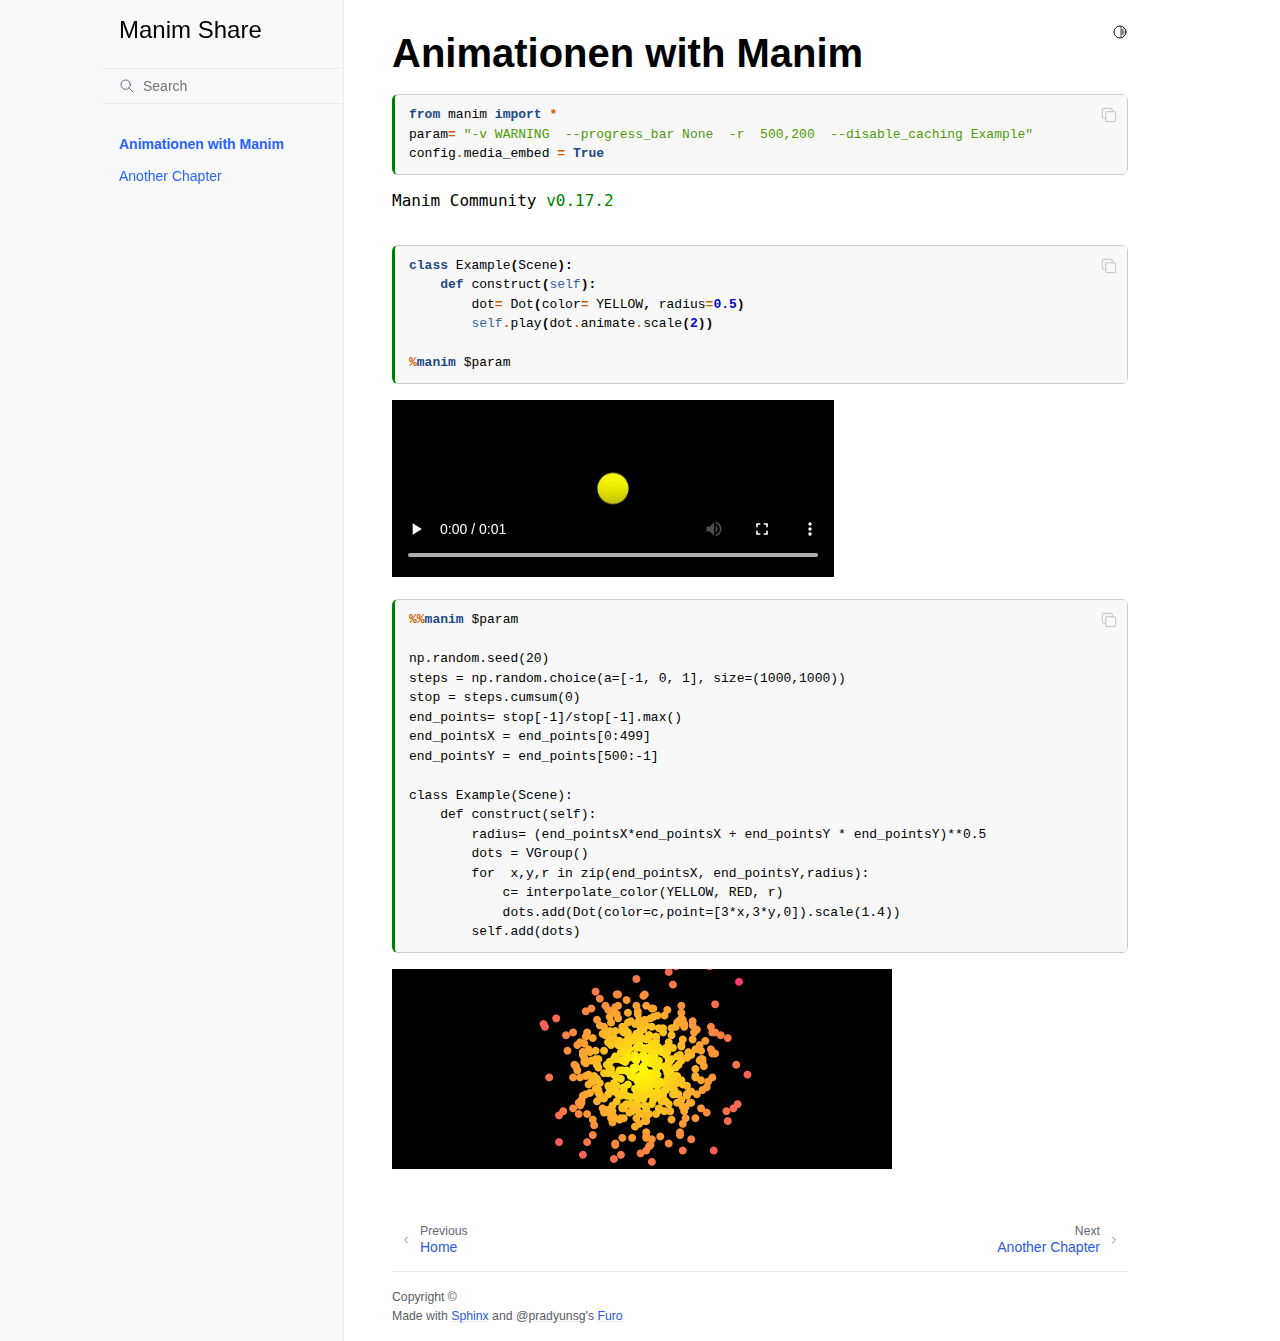
<file: nb_manim_example.html>
<!doctype html>
<html class="no-js" lang="en">
  <head><meta charset="utf-8"/>
    <meta name="viewport" content="width=device-width,initial-scale=1"/>
    <meta name="color-scheme" content="light dark"><meta name="generator" content="Docutils 0.19: https://docutils.sourceforge.io/" />
<link rel="index" title="Index" href="genindex.html" /><link rel="search" title="Search" href="search.html" /><link rel="next" title="Another Chapter" href="nb_another_chapter.html" /><link rel="prev" title="Sharing manim code." href="index.html" />

    <link rel="shortcut icon" href="_static/favicon.ico"/><!-- Generated with Sphinx 5.3.0 and Furo 2023.03.27 -->
        <title>Animationen with Manim - Manim Share</title>
      <link rel="stylesheet" type="text/css" href="_static/pygments.css" />
    <link rel="stylesheet" type="text/css" href="_static/styles/furo.css?digest=fad236701ea90a88636c2a8c73b44ae642ed2a53" />
    <link rel="stylesheet" type="text/css" href="_static/mystnb.4510f1fc1dee50b3e5859aac5469c37c29e427902b24a333a5f9fcb2f0b3ac41.css" />
    <link rel="stylesheet" type="text/css" href="_static/copybutton.css" />
    <link rel="stylesheet" type="text/css" href="_static/styles/furo-extensions.css?digest=30d1aed668e5c3a91c3e3bf6a60b675221979f0e" />
    
    


<style>
  body {
    --color-code-background: #f8f8f8;
  --color-code-foreground: black;
  
  }
  @media not print {
    body[data-theme="dark"] {
      --color-code-background: #202020;
  --color-code-foreground: #d0d0d0;
  
    }
    @media (prefers-color-scheme: dark) {
      body:not([data-theme="light"]) {
        --color-code-background: #202020;
  --color-code-foreground: #d0d0d0;
  
      }
    }
  }
</style></head>
  <body>
    
    <script>
      document.body.dataset.theme = localStorage.getItem("theme") || "auto";
    </script>
    

<svg xmlns="http://www.w3.org/2000/svg" style="display: none;">
  <symbol id="svg-toc" viewBox="0 0 24 24">
    <title>Contents</title>
    <svg stroke="currentColor" fill="currentColor" stroke-width="0" viewBox="0 0 1024 1024">
      <path d="M408 442h480c4.4 0 8-3.6 8-8v-56c0-4.4-3.6-8-8-8H408c-4.4 0-8 3.6-8 8v56c0 4.4 3.6 8 8 8zm-8 204c0 4.4 3.6 8 8 8h480c4.4 0 8-3.6 8-8v-56c0-4.4-3.6-8-8-8H408c-4.4 0-8 3.6-8 8v56zm504-486H120c-4.4 0-8 3.6-8 8v56c0 4.4 3.6 8 8 8h784c4.4 0 8-3.6 8-8v-56c0-4.4-3.6-8-8-8zm0 632H120c-4.4 0-8 3.6-8 8v56c0 4.4 3.6 8 8 8h784c4.4 0 8-3.6 8-8v-56c0-4.4-3.6-8-8-8zM115.4 518.9L271.7 642c5.8 4.6 14.4.5 14.4-6.9V388.9c0-7.4-8.5-11.5-14.4-6.9L115.4 505.1a8.74 8.74 0 0 0 0 13.8z"/>
    </svg>
  </symbol>
  <symbol id="svg-menu" viewBox="0 0 24 24">
    <title>Menu</title>
    <svg xmlns="http://www.w3.org/2000/svg" viewBox="0 0 24 24" fill="none" stroke="currentColor"
      stroke-width="2" stroke-linecap="round" stroke-linejoin="round" class="feather-menu">
      <line x1="3" y1="12" x2="21" y2="12"></line>
      <line x1="3" y1="6" x2="21" y2="6"></line>
      <line x1="3" y1="18" x2="21" y2="18"></line>
    </svg>
  </symbol>
  <symbol id="svg-arrow-right" viewBox="0 0 24 24">
    <title>Expand</title>
    <svg xmlns="http://www.w3.org/2000/svg" viewBox="0 0 24 24" fill="none" stroke="currentColor"
      stroke-width="2" stroke-linecap="round" stroke-linejoin="round" class="feather-chevron-right">
      <polyline points="9 18 15 12 9 6"></polyline>
    </svg>
  </symbol>
  <symbol id="svg-sun" viewBox="0 0 24 24">
    <title>Light mode</title>
    <svg xmlns="http://www.w3.org/2000/svg" viewBox="0 0 24 24" fill="none" stroke="currentColor"
      stroke-width="1.5" stroke-linecap="round" stroke-linejoin="round" class="feather-sun">
      <circle cx="12" cy="12" r="5"></circle>
      <line x1="12" y1="1" x2="12" y2="3"></line>
      <line x1="12" y1="21" x2="12" y2="23"></line>
      <line x1="4.22" y1="4.22" x2="5.64" y2="5.64"></line>
      <line x1="18.36" y1="18.36" x2="19.78" y2="19.78"></line>
      <line x1="1" y1="12" x2="3" y2="12"></line>
      <line x1="21" y1="12" x2="23" y2="12"></line>
      <line x1="4.22" y1="19.78" x2="5.64" y2="18.36"></line>
      <line x1="18.36" y1="5.64" x2="19.78" y2="4.22"></line>
    </svg>
  </symbol>
  <symbol id="svg-moon" viewBox="0 0 24 24">
    <title>Dark mode</title>
    <svg xmlns="http://www.w3.org/2000/svg" viewBox="0 0 24 24" fill="none" stroke="currentColor"
      stroke-width="1.5" stroke-linecap="round" stroke-linejoin="round" class="icon-tabler-moon">
      <path stroke="none" d="M0 0h24v24H0z" fill="none" />
      <path d="M12 3c.132 0 .263 0 .393 0a7.5 7.5 0 0 0 7.92 12.446a9 9 0 1 1 -8.313 -12.454z" />
    </svg>
  </symbol>
  <symbol id="svg-sun-half" viewBox="0 0 24 24">
    <title>Auto light/dark mode</title>
    <svg xmlns="http://www.w3.org/2000/svg" viewBox="0 0 24 24" fill="none" stroke="currentColor"
      stroke-width="1.5" stroke-linecap="round" stroke-linejoin="round" class="icon-tabler-shadow">
      <path stroke="none" d="M0 0h24v24H0z" fill="none"/>
      <circle cx="12" cy="12" r="9" />
      <path d="M13 12h5" />
      <path d="M13 15h4" />
      <path d="M13 18h1" />
      <path d="M13 9h4" />
      <path d="M13 6h1" />
    </svg>
  </symbol>
</svg>

<input type="checkbox" class="sidebar-toggle" name="__navigation" id="__navigation">
<input type="checkbox" class="sidebar-toggle" name="__toc" id="__toc">
<label class="overlay sidebar-overlay" for="__navigation">
  <div class="visually-hidden">Hide navigation sidebar</div>
</label>
<label class="overlay toc-overlay" for="__toc">
  <div class="visually-hidden">Hide table of contents sidebar</div>
</label>



<div class="page">
  <header class="mobile-header">
    <div class="header-left">
      <label class="nav-overlay-icon" for="__navigation">
        <div class="visually-hidden">Toggle site navigation sidebar</div>
        <i class="icon"><svg><use href="#svg-menu"></use></svg></i>
      </label>
    </div>
    <div class="header-center">
      <a href="index.html"><div class="brand">Manim Share</div></a>
    </div>
    <div class="header-right">
      <div class="theme-toggle-container theme-toggle-header">
        <button class="theme-toggle">
          <div class="visually-hidden">Toggle Light / Dark / Auto color theme</div>
          <svg class="theme-icon-when-auto"><use href="#svg-sun-half"></use></svg>
          <svg class="theme-icon-when-dark"><use href="#svg-moon"></use></svg>
          <svg class="theme-icon-when-light"><use href="#svg-sun"></use></svg>
        </button>
      </div>
      <label class="toc-overlay-icon toc-header-icon no-toc" for="__toc">
        <div class="visually-hidden">Toggle table of contents sidebar</div>
        <i class="icon"><svg><use href="#svg-toc"></use></svg></i>
      </label>
    </div>
  </header>
  <aside class="sidebar-drawer">
    <div class="sidebar-container">
      
      <div class="sidebar-sticky"><a class="sidebar-brand" href="index.html">
  
  
  <span class="sidebar-brand-text">Manim Share</span>
  
</a><form class="sidebar-search-container" method="get" action="search.html" role="search">
  <input class="sidebar-search" placeholder="Search" name="q" aria-label="Search">
  <input type="hidden" name="check_keywords" value="yes">
  <input type="hidden" name="area" value="default">
</form>
<div id="searchbox"></div><div class="sidebar-scroll"><div class="sidebar-tree">
  <ul class="current">
<li class="toctree-l1 current current-page"><a class="current reference internal" href="#">Animationen with Manim</a></li>
<li class="toctree-l1"><a class="reference internal" href="nb_another_chapter.html">Another Chapter</a></li>
</ul>

</div>
</div>

      </div>
      
    </div>
  </aside>
  <div class="main">
    <div class="content">
      <div class="article-container">
        <a href="#" class="back-to-top muted-link">
          <svg xmlns="http://www.w3.org/2000/svg" viewBox="0 0 24 24">
            <path d="M13 20h-2V8l-5.5 5.5-1.42-1.42L12 4.16l7.92 7.92-1.42 1.42L13 8v12z"></path>
          </svg>
          <span>Back to top</span>
        </a>
        <div class="content-icon-container">
          
<div class="theme-toggle-container theme-toggle-content">
            <button class="theme-toggle">
              <div class="visually-hidden">Toggle Light / Dark / Auto color theme</div>
              <svg class="theme-icon-when-auto"><use href="#svg-sun-half"></use></svg>
              <svg class="theme-icon-when-dark"><use href="#svg-moon"></use></svg>
              <svg class="theme-icon-when-light"><use href="#svg-sun"></use></svg>
            </button>
          </div>
          <label class="toc-overlay-icon toc-content-icon no-toc" for="__toc">
            <div class="visually-hidden">Toggle table of contents sidebar</div>
            <i class="icon"><svg><use href="#svg-toc"></use></svg></i>
          </label>
        </div>
        <article role="main">
          <section id="animationen-with-manim">
<h1>Animationen with Manim<a class="headerlink" href="#animationen-with-manim" title="Permalink to this heading">#</a></h1>
<div class="cell docutils container">
<div class="cell_input docutils container">
<div class="highlight-ipython3 notranslate"><div class="highlight"><pre><span></span><span class="kn">from</span> <span class="nn">manim</span> <span class="kn">import</span> <span class="o">*</span>
<span class="n">param</span><span class="o">=</span> <span class="s2">&quot;-v WARNING  --progress_bar None  -r  500,200  --disable_caching Example&quot;</span>
<span class="n">config</span><span class="o">.</span><span class="n">media_embed</span> <span class="o">=</span> <span class="kc">True</span>
</pre></div>
</div>
</div>
<div class="cell_output docutils container">
<div class="output text_html"><pre style="white-space:pre;overflow-x:auto;line-height:normal;font-family:Menlo,'DejaVu Sans Mono',consolas,'Courier New',monospace">Manim Community <span style="color: #008000; text-decoration-color: #008000">v0.17.2</span>

</pre>
</div></div>
</div>
<div class="cell docutils container">
<div class="cell_input docutils container">
<div class="highlight-ipython3 notranslate"><div class="highlight"><pre><span></span><span class="k">class</span> <span class="nc">Example</span><span class="p">(</span><span class="n">Scene</span><span class="p">):</span>
    <span class="k">def</span> <span class="nf">construct</span><span class="p">(</span><span class="bp">self</span><span class="p">):</span>
        <span class="n">dot</span><span class="o">=</span> <span class="n">Dot</span><span class="p">(</span><span class="n">color</span><span class="o">=</span> <span class="n">YELLOW</span><span class="p">,</span> <span class="n">radius</span><span class="o">=</span><span class="mf">0.5</span><span class="p">)</span>
        <span class="bp">self</span><span class="o">.</span><span class="n">play</span><span class="p">(</span><span class="n">dot</span><span class="o">.</span><span class="n">animate</span><span class="o">.</span><span class="n">scale</span><span class="p">(</span><span class="mi">2</span><span class="p">))</span>

<span class="o">%</span><span class="k">manim</span> $param
</pre></div>
</div>
</div>
<div class="cell_output docutils container">
<div class="output text_html"><video controls autoplay loop style="max-width: 60%;"  >
 <source src="[data-uri]" type="video/mp4">
 Your browser does not support the video tag.
 </video></div></div>
</div>
<div class="cell docutils container">
<div class="cell_input docutils container">
<div class="highlight-ipython3 notranslate"><div class="highlight"><pre><span></span><span class="o">%%</span><span class="k">manim</span> $param

np.random.seed(20)
steps = np.random.choice(a=[-1, 0, 1], size=(1000,1000))
stop = steps.cumsum(0)
end_points= stop[-1]/stop[-1].max()
end_pointsX = end_points[0:499]
end_pointsY = end_points[500:-1]

class Example(Scene):
    def construct(self):
        radius= (end_pointsX*end_pointsX + end_pointsY * end_pointsY)**0.5
        dots = VGroup()
        for  x,y,r in zip(end_pointsX, end_pointsY,radius):
            c= interpolate_color(YELLOW, RED, r)
            dots.add(Dot(color=c,point=[3*x,3*y,0]).scale(1.4))
        self.add(dots)
</pre></div>
</div>
</div>
<div class="cell_output docutils container">
<img alt="_images/853424a882625036c475e2c57d5ab95dc59c4ebc89ebc588cc3a949521155141.png" src="_images/853424a882625036c475e2c57d5ab95dc59c4ebc89ebc588cc3a949521155141.png" />
</div>
</div>
</section>

        </article>
      </div>
      <footer>
        
        <div class="related-pages">
          <a class="next-page" href="nb_another_chapter.html">
              <div class="page-info">
                <div class="context">
                  <span>Next</span>
                </div>
                <div class="title">Another Chapter</div>
              </div>
              <svg class="furo-related-icon"><use href="#svg-arrow-right"></use></svg>
            </a>
          <a class="prev-page" href="index.html">
              <svg class="furo-related-icon"><use href="#svg-arrow-right"></use></svg>
              <div class="page-info">
                <div class="context">
                  <span>Previous</span>
                </div>
                
                <div class="title">Home</div>
                
              </div>
            </a>
        </div>
        <div class="bottom-of-page">
          <div class="left-details">
            <div class="copyright">
                Copyright &#169; 
            </div>
            Made with <a href="https://www.sphinx-doc.org/">Sphinx</a> and <a class="muted-link" href="https://pradyunsg.me">@pradyunsg</a>'s
            
            <a href="https://github.com/pradyunsg/furo">Furo</a>
            
          </div>
          <div class="right-details">
            
          </div>
        </div>
        
      </footer>
    </div>
    <aside class="toc-drawer no-toc">
      
      
      
    </aside>
  </div>
</div><script data-url_root="./" id="documentation_options" src="_static/documentation_options.js"></script>
    <script src="_static/jquery.js"></script>
    <script src="_static/underscore.js"></script>
    <script src="_static/_sphinx_javascript_frameworks_compat.js"></script>
    <script src="_static/doctools.js"></script>
    <script src="_static/sphinx_highlight.js"></script>
    <script src="_static/scripts/furo.js"></script>
    <script src="_static/clipboard.min.js"></script>
    <script src="_static/copybutton.js"></script>
    </body>
</html>
</file>
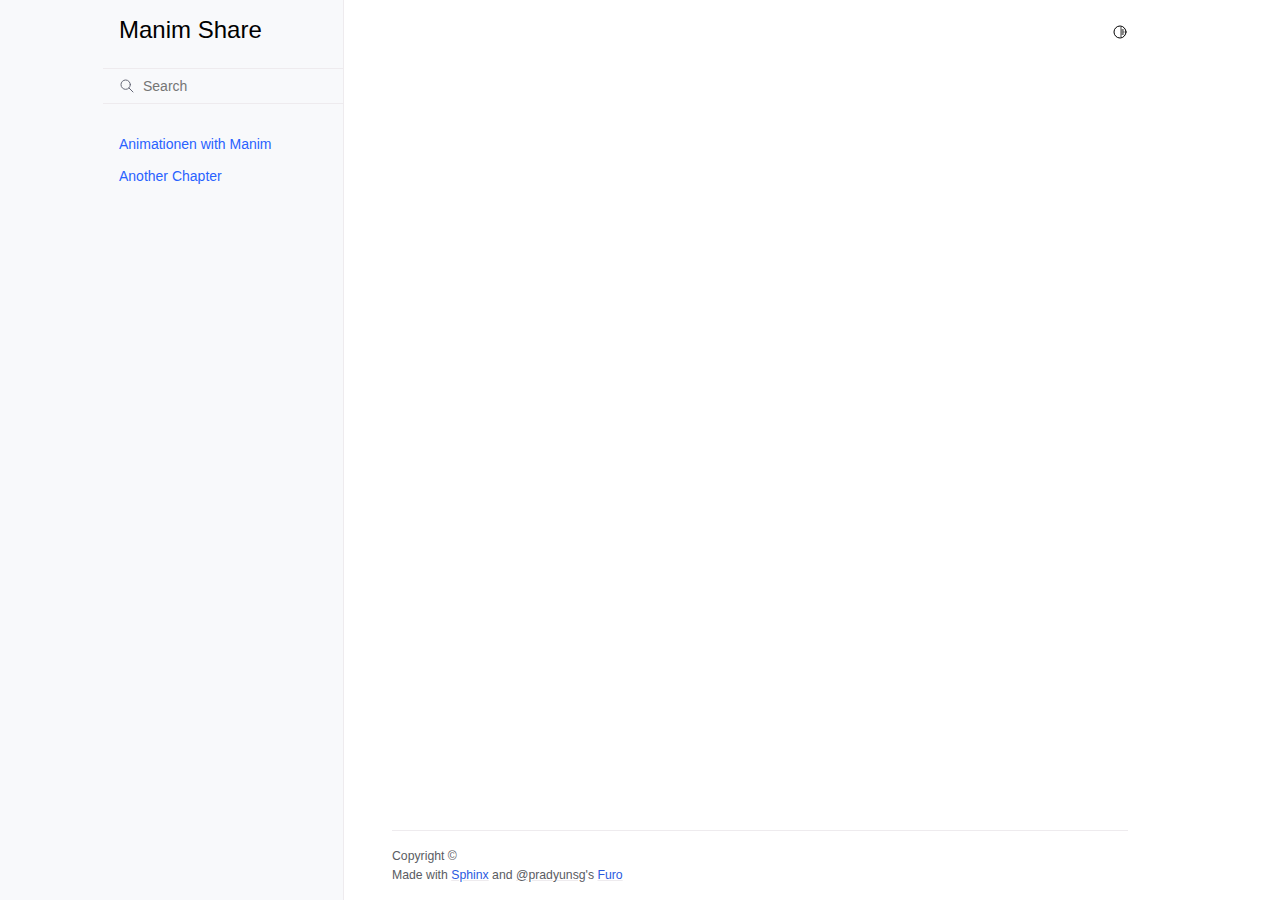
<file: search.html>
<!doctype html>
<html class="no-js" lang="en">
  <head><meta charset="utf-8"/>
    <meta name="viewport" content="width=device-width,initial-scale=1"/>
    <meta name="color-scheme" content="light dark"><link rel="index" title="Index" href="genindex.html" /><link rel="search" title="Search" href="#" />

    <link rel="shortcut icon" href="_static/favicon.ico"/><!-- Generated with Sphinx 5.3.0 and Furo 2023.03.27 --><title>Search - Manim Share</title><link rel="stylesheet" type="text/css" href="_static/pygments.css" />
    <link rel="stylesheet" type="text/css" href="_static/styles/furo.css?digest=fad236701ea90a88636c2a8c73b44ae642ed2a53" />
    <link rel="stylesheet" type="text/css" href="_static/mystnb.4510f1fc1dee50b3e5859aac5469c37c29e427902b24a333a5f9fcb2f0b3ac41.css" />
    <link rel="stylesheet" type="text/css" href="_static/copybutton.css" />
    <link rel="stylesheet" type="text/css" href="_static/styles/furo-extensions.css?digest=30d1aed668e5c3a91c3e3bf6a60b675221979f0e" />
    
    


<style>
  body {
    --color-code-background: #f8f8f8;
  --color-code-foreground: black;
  
  }
  @media not print {
    body[data-theme="dark"] {
      --color-code-background: #202020;
  --color-code-foreground: #d0d0d0;
  
    }
    @media (prefers-color-scheme: dark) {
      body:not([data-theme="light"]) {
        --color-code-background: #202020;
  --color-code-foreground: #d0d0d0;
  
      }
    }
  }
</style></head>
  <body>
    
    <script>
      document.body.dataset.theme = localStorage.getItem("theme") || "auto";
    </script>
    

<svg xmlns="http://www.w3.org/2000/svg" style="display: none;">
  <symbol id="svg-toc" viewBox="0 0 24 24">
    <title>Contents</title>
    <svg stroke="currentColor" fill="currentColor" stroke-width="0" viewBox="0 0 1024 1024">
      <path d="M408 442h480c4.4 0 8-3.6 8-8v-56c0-4.4-3.6-8-8-8H408c-4.4 0-8 3.6-8 8v56c0 4.4 3.6 8 8 8zm-8 204c0 4.4 3.6 8 8 8h480c4.4 0 8-3.6 8-8v-56c0-4.4-3.6-8-8-8H408c-4.4 0-8 3.6-8 8v56zm504-486H120c-4.4 0-8 3.6-8 8v56c0 4.4 3.6 8 8 8h784c4.4 0 8-3.6 8-8v-56c0-4.4-3.6-8-8-8zm0 632H120c-4.4 0-8 3.6-8 8v56c0 4.4 3.6 8 8 8h784c4.4 0 8-3.6 8-8v-56c0-4.4-3.6-8-8-8zM115.4 518.9L271.7 642c5.8 4.6 14.4.5 14.4-6.9V388.9c0-7.4-8.5-11.5-14.4-6.9L115.4 505.1a8.74 8.74 0 0 0 0 13.8z"/>
    </svg>
  </symbol>
  <symbol id="svg-menu" viewBox="0 0 24 24">
    <title>Menu</title>
    <svg xmlns="http://www.w3.org/2000/svg" viewBox="0 0 24 24" fill="none" stroke="currentColor"
      stroke-width="2" stroke-linecap="round" stroke-linejoin="round" class="feather-menu">
      <line x1="3" y1="12" x2="21" y2="12"></line>
      <line x1="3" y1="6" x2="21" y2="6"></line>
      <line x1="3" y1="18" x2="21" y2="18"></line>
    </svg>
  </symbol>
  <symbol id="svg-arrow-right" viewBox="0 0 24 24">
    <title>Expand</title>
    <svg xmlns="http://www.w3.org/2000/svg" viewBox="0 0 24 24" fill="none" stroke="currentColor"
      stroke-width="2" stroke-linecap="round" stroke-linejoin="round" class="feather-chevron-right">
      <polyline points="9 18 15 12 9 6"></polyline>
    </svg>
  </symbol>
  <symbol id="svg-sun" viewBox="0 0 24 24">
    <title>Light mode</title>
    <svg xmlns="http://www.w3.org/2000/svg" viewBox="0 0 24 24" fill="none" stroke="currentColor"
      stroke-width="1.5" stroke-linecap="round" stroke-linejoin="round" class="feather-sun">
      <circle cx="12" cy="12" r="5"></circle>
      <line x1="12" y1="1" x2="12" y2="3"></line>
      <line x1="12" y1="21" x2="12" y2="23"></line>
      <line x1="4.22" y1="4.22" x2="5.64" y2="5.64"></line>
      <line x1="18.36" y1="18.36" x2="19.78" y2="19.78"></line>
      <line x1="1" y1="12" x2="3" y2="12"></line>
      <line x1="21" y1="12" x2="23" y2="12"></line>
      <line x1="4.22" y1="19.78" x2="5.64" y2="18.36"></line>
      <line x1="18.36" y1="5.64" x2="19.78" y2="4.22"></line>
    </svg>
  </symbol>
  <symbol id="svg-moon" viewBox="0 0 24 24">
    <title>Dark mode</title>
    <svg xmlns="http://www.w3.org/2000/svg" viewBox="0 0 24 24" fill="none" stroke="currentColor"
      stroke-width="1.5" stroke-linecap="round" stroke-linejoin="round" class="icon-tabler-moon">
      <path stroke="none" d="M0 0h24v24H0z" fill="none" />
      <path d="M12 3c.132 0 .263 0 .393 0a7.5 7.5 0 0 0 7.92 12.446a9 9 0 1 1 -8.313 -12.454z" />
    </svg>
  </symbol>
  <symbol id="svg-sun-half" viewBox="0 0 24 24">
    <title>Auto light/dark mode</title>
    <svg xmlns="http://www.w3.org/2000/svg" viewBox="0 0 24 24" fill="none" stroke="currentColor"
      stroke-width="1.5" stroke-linecap="round" stroke-linejoin="round" class="icon-tabler-shadow">
      <path stroke="none" d="M0 0h24v24H0z" fill="none"/>
      <circle cx="12" cy="12" r="9" />
      <path d="M13 12h5" />
      <path d="M13 15h4" />
      <path d="M13 18h1" />
      <path d="M13 9h4" />
      <path d="M13 6h1" />
    </svg>
  </symbol>
</svg>

<input type="checkbox" class="sidebar-toggle" name="__navigation" id="__navigation">
<input type="checkbox" class="sidebar-toggle" name="__toc" id="__toc">
<label class="overlay sidebar-overlay" for="__navigation">
  <div class="visually-hidden">Hide navigation sidebar</div>
</label>
<label class="overlay toc-overlay" for="__toc">
  <div class="visually-hidden">Hide table of contents sidebar</div>
</label>



<div class="page">
  <header class="mobile-header">
    <div class="header-left">
      <label class="nav-overlay-icon" for="__navigation">
        <div class="visually-hidden">Toggle site navigation sidebar</div>
        <i class="icon"><svg><use href="#svg-menu"></use></svg></i>
      </label>
    </div>
    <div class="header-center">
      <a href="index.html"><div class="brand">Manim Share</div></a>
    </div>
    <div class="header-right">
      <div class="theme-toggle-container theme-toggle-header">
        <button class="theme-toggle">
          <div class="visually-hidden">Toggle Light / Dark / Auto color theme</div>
          <svg class="theme-icon-when-auto"><use href="#svg-sun-half"></use></svg>
          <svg class="theme-icon-when-dark"><use href="#svg-moon"></use></svg>
          <svg class="theme-icon-when-light"><use href="#svg-sun"></use></svg>
        </button>
      </div>
      <label class="toc-overlay-icon toc-header-icon no-toc" for="__toc">
        <div class="visually-hidden">Toggle table of contents sidebar</div>
        <i class="icon"><svg><use href="#svg-toc"></use></svg></i>
      </label>
    </div>
  </header>
  <aside class="sidebar-drawer">
    <div class="sidebar-container">
      
      <div class="sidebar-sticky"><a class="sidebar-brand" href="index.html">
  
  
  <span class="sidebar-brand-text">Manim Share</span>
  
</a><form class="sidebar-search-container" method="get" action="#" role="search">
  <input class="sidebar-search" placeholder="Search" name="q" aria-label="Search">
  <input type="hidden" name="check_keywords" value="yes">
  <input type="hidden" name="area" value="default">
</form>
<div id="searchbox"></div><div class="sidebar-scroll"><div class="sidebar-tree">
  <ul>
<li class="toctree-l1"><a class="reference internal" href="my_notebook.html">Animationen with Manim</a></li>
<li class="toctree-l1"><a class="reference internal" href="another_notebook.html">Another Chapter</a></li>
</ul>

</div>
</div>

      </div>
      
    </div>
  </aside>
  <div class="main">
    <div class="content">
      <div class="article-container">
        <a href="#" class="back-to-top muted-link">
          <svg xmlns="http://www.w3.org/2000/svg" viewBox="0 0 24 24">
            <path d="M13 20h-2V8l-5.5 5.5-1.42-1.42L12 4.16l7.92 7.92-1.42 1.42L13 8v12z"></path>
          </svg>
          <span>Back to top</span>
        </a>
        <div class="content-icon-container">
          <div class="theme-toggle-container theme-toggle-content">
            <button class="theme-toggle">
              <div class="visually-hidden">Toggle Light / Dark / Auto color theme</div>
              <svg class="theme-icon-when-auto"><use href="#svg-sun-half"></use></svg>
              <svg class="theme-icon-when-dark"><use href="#svg-moon"></use></svg>
              <svg class="theme-icon-when-light"><use href="#svg-sun"></use></svg>
            </button>
          </div>
          <label class="toc-overlay-icon toc-content-icon no-toc" for="__toc">
            <div class="visually-hidden">Toggle table of contents sidebar</div>
            <i class="icon"><svg><use href="#svg-toc"></use></svg></i>
          </label>
        </div>
        <article role="main">
          
<noscript>
<div class="admonition error">
  <p class="admonition-title">Error</p>
  <p>
    Please activate JavaScript to enable the search functionality.
  </p>
</div>
</noscript>

<div id="search-results"></div>

        </article>
      </div>
      <footer>
        
        <div class="related-pages">
          
          
        </div>
        <div class="bottom-of-page">
          <div class="left-details">
            <div class="copyright">
                Copyright &#169; 
            </div>
            Made with <a href="https://www.sphinx-doc.org/">Sphinx</a> and <a class="muted-link" href="https://pradyunsg.me">@pradyunsg</a>'s
            
            <a href="https://github.com/pradyunsg/furo">Furo</a>
            
          </div>
          <div class="right-details">
            
          </div>
        </div>
        
      </footer>
    </div>
    <aside class="toc-drawer no-toc">
      
      
      
    </aside>
  </div>
</div><script data-url_root="./" id="documentation_options" src="_static/documentation_options.js"></script>
    <script src="_static/jquery.js"></script>
    <script src="_static/underscore.js"></script>
    <script src="_static/_sphinx_javascript_frameworks_compat.js"></script>
    <script src="_static/doctools.js"></script>
    <script src="_static/sphinx_highlight.js"></script>
    <script src="_static/scripts/furo.js"></script>
    <script src="_static/clipboard.min.js"></script>
    <script src="_static/copybutton.js"></script>
    
<script src="_static/searchtools.js"></script>
<script src="_static/language_data.js"></script>
<script src="searchindex.js"></script></body>
</html>
</file>
<file: _static/pygments.css>
.highlight pre { line-height: 125%; }
.highlight td.linenos .normal { color: inherit; background-color: transparent; padding-left: 5px; padding-right: 5px; }
.highlight span.linenos { color: inherit; background-color: transparent; padding-left: 5px; padding-right: 5px; }
.highlight td.linenos .special { color: #000000; background-color: #ffffc0; padding-left: 5px; padding-right: 5px; }
.highlight span.linenos.special { color: #000000; background-color: #ffffc0; padding-left: 5px; padding-right: 5px; }
.highlight .hll { background-color: #ffffcc }
.highlight { background: #f8f8f8; }
.highlight .c { color: #8f5902; font-style: italic } /* Comment */
.highlight .err { color: #a40000; border: 1px solid #ef2929 } /* Error */
.highlight .g { color: #000000 } /* Generic */
.highlight .k { color: #204a87; font-weight: bold } /* Keyword */
.highlight .l { color: #000000 } /* Literal */
.highlight .n { color: #000000 } /* Name */
.highlight .o { color: #ce5c00; font-weight: bold } /* Operator */
.highlight .x { color: #000000 } /* Other */
.highlight .p { color: #000000; font-weight: bold } /* Punctuation */
.highlight .ch { color: #8f5902; font-style: italic } /* Comment.Hashbang */
.highlight .cm { color: #8f5902; font-style: italic } /* Comment.Multiline */
.highlight .cp { color: #8f5902; font-style: italic } /* Comment.Preproc */
.highlight .cpf { color: #8f5902; font-style: italic } /* Comment.PreprocFile */
.highlight .c1 { color: #8f5902; font-style: italic } /* Comment.Single */
.highlight .cs { color: #8f5902; font-style: italic } /* Comment.Special */
.highlight .gd { color: #a40000 } /* Generic.Deleted */
.highlight .ge { color: #000000; font-style: italic } /* Generic.Emph */
.highlight .gr { color: #ef2929 } /* Generic.Error */
.highlight .gh { color: #000080; font-weight: bold } /* Generic.Heading */
.highlight .gi { color: #00A000 } /* Generic.Inserted */
.highlight .go { color: #000000; font-style: italic } /* Generic.Output */
.highlight .gp { color: #8f5902 } /* Generic.Prompt */
.highlight .gs { color: #000000; font-weight: bold } /* Generic.Strong */
.highlight .gu { color: #800080; font-weight: bold } /* Generic.Subheading */
.highlight .gt { color: #a40000; font-weight: bold } /* Generic.Traceback */
.highlight .kc { color: #204a87; font-weight: bold } /* Keyword.Constant */
.highlight .kd { color: #204a87; font-weight: bold } /* Keyword.Declaration */
.highlight .kn { color: #204a87; font-weight: bold } /* Keyword.Namespace */
.highlight .kp { color: #204a87; font-weight: bold } /* Keyword.Pseudo */
.highlight .kr { color: #204a87; font-weight: bold } /* Keyword.Reserved */
.highlight .kt { color: #204a87; font-weight: bold } /* Keyword.Type */
.highlight .ld { color: #000000 } /* Literal.Date */
.highlight .m { color: #0000cf; font-weight: bold } /* Literal.Number */
.highlight .s { color: #4e9a06 } /* Literal.String */
.highlight .na { color: #c4a000 } /* Name.Attribute */
.highlight .nb { color: #204a87 } /* Name.Builtin */
.highlight .nc { color: #000000 } /* Name.Class */
.highlight .no { color: #000000 } /* Name.Constant */
.highlight .nd { color: #5c35cc; font-weight: bold } /* Name.Decorator */
.highlight .ni { color: #ce5c00 } /* Name.Entity */
.highlight .ne { color: #cc0000; font-weight: bold } /* Name.Exception */
.highlight .nf { color: #000000 } /* Name.Function */
.highlight .nl { color: #f57900 } /* Name.Label */
.highlight .nn { color: #000000 } /* Name.Namespace */
.highlight .nx { color: #000000 } /* Name.Other */
.highlight .py { color: #000000 } /* Name.Property */
.highlight .nt { color: #204a87; font-weight: bold } /* Name.Tag */
.highlight .nv { color: #000000 } /* Name.Variable */
.highlight .ow { color: #204a87; font-weight: bold } /* Operator.Word */
.highlight .pm { color: #000000; font-weight: bold } /* Punctuation.Marker */
.highlight .w { color: #f8f8f8 } /* Text.Whitespace */
.highlight .mb { color: #0000cf; font-weight: bold } /* Literal.Number.Bin */
.highlight .mf { color: #0000cf; font-weight: bold } /* Literal.Number.Float */
.highlight .mh { color: #0000cf; font-weight: bold } /* Literal.Number.Hex */
.highlight .mi { color: #0000cf; font-weight: bold } /* Literal.Number.Integer */
.highlight .mo { color: #0000cf; font-weight: bold } /* Literal.Number.Oct */
.highlight .sa { color: #4e9a06 } /* Literal.String.Affix */
.highlight .sb { color: #4e9a06 } /* Literal.String.Backtick */
.highlight .sc { color: #4e9a06 } /* Literal.String.Char */
.highlight .dl { color: #4e9a06 } /* Literal.String.Delimiter */
.highlight .sd { color: #8f5902; font-style: italic } /* Literal.String.Doc */
.highlight .s2 { color: #4e9a06 } /* Literal.String.Double */
.highlight .se { color: #4e9a06 } /* Literal.String.Escape */
.highlight .sh { color: #4e9a06 } /* Literal.String.Heredoc */
.highlight .si { color: #4e9a06 } /* Literal.String.Interpol */
.highlight .sx { color: #4e9a06 } /* Literal.String.Other */
.highlight .sr { color: #4e9a06 } /* Literal.String.Regex */
.highlight .s1 { color: #4e9a06 } /* Literal.String.Single */
.highlight .ss { color: #4e9a06 } /* Literal.String.Symbol */
.highlight .bp { color: #3465a4 } /* Name.Builtin.Pseudo */
.highlight .fm { color: #000000 } /* Name.Function.Magic */
.highlight .vc { color: #000000 } /* Name.Variable.Class */
.highlight .vg { color: #000000 } /* Name.Variable.Global */
.highlight .vi { color: #000000 } /* Name.Variable.Instance */
.highlight .vm { color: #000000 } /* Name.Variable.Magic */
.highlight .il { color: #0000cf; font-weight: bold } /* Literal.Number.Integer.Long */
@media not print {
body[data-theme="dark"] .highlight pre { line-height: 125%; }
body[data-theme="dark"] .highlight td.linenos .normal { color: #aaaaaa; background-color: transparent; padding-left: 5px; padding-right: 5px; }
body[data-theme="dark"] .highlight span.linenos { color: #aaaaaa; background-color: transparent; padding-left: 5px; padding-right: 5px; }
body[data-theme="dark"] .highlight td.linenos .special { color: #000000; background-color: #ffffc0; padding-left: 5px; padding-right: 5px; }
body[data-theme="dark"] .highlight span.linenos.special { color: #000000; background-color: #ffffc0; padding-left: 5px; padding-right: 5px; }
body[data-theme="dark"] .highlight .hll { background-color: #404040 }
body[data-theme="dark"] .highlight { background: #202020; color: #d0d0d0 }
body[data-theme="dark"] .highlight .c { color: #ababab; font-style: italic } /* Comment */
body[data-theme="dark"] .highlight .err { color: #a61717; background-color: #e3d2d2 } /* Error */
body[data-theme="dark"] .highlight .esc { color: #d0d0d0 } /* Escape */
body[data-theme="dark"] .highlight .g { color: #d0d0d0 } /* Generic */
body[data-theme="dark"] .highlight .k { color: #6ebf26; font-weight: bold } /* Keyword */
body[data-theme="dark"] .highlight .l { color: #d0d0d0 } /* Literal */
body[data-theme="dark"] .highlight .n { color: #d0d0d0 } /* Name */
body[data-theme="dark"] .highlight .o { color: #d0d0d0 } /* Operator */
body[data-theme="dark"] .highlight .x { color: #d0d0d0 } /* Other */
body[data-theme="dark"] .highlight .p { color: #d0d0d0 } /* Punctuation */
body[data-theme="dark"] .highlight .ch { color: #ababab; font-style: italic } /* Comment.Hashbang */
body[data-theme="dark"] .highlight .cm { color: #ababab; font-style: italic } /* Comment.Multiline */
body[data-theme="dark"] .highlight .cp { color: #ff3a3a; font-weight: bold } /* Comment.Preproc */
body[data-theme="dark"] .highlight .cpf { color: #ababab; font-style: italic } /* Comment.PreprocFile */
body[data-theme="dark"] .highlight .c1 { color: #ababab; font-style: italic } /* Comment.Single */
body[data-theme="dark"] .highlight .cs { color: #e50808; font-weight: bold; background-color: #520000 } /* Comment.Special */
body[data-theme="dark"] .highlight .gd { color: #d22323 } /* Generic.Deleted */
body[data-theme="dark"] .highlight .ge { color: #d0d0d0; font-style: italic } /* Generic.Emph */
body[data-theme="dark"] .highlight .gr { color: #d22323 } /* Generic.Error */
body[data-theme="dark"] .highlight .gh { color: #ffffff; font-weight: bold } /* Generic.Heading */
body[data-theme="dark"] .highlight .gi { color: #589819 } /* Generic.Inserted */
body[data-theme="dark"] .highlight .go { color: #cccccc } /* Generic.Output */
body[data-theme="dark"] .highlight .gp { color: #aaaaaa } /* Generic.Prompt */
body[data-theme="dark"] .highlight .gs { color: #d0d0d0; font-weight: bold } /* Generic.Strong */
body[data-theme="dark"] .highlight .gu { color: #ffffff; text-decoration: underline } /* Generic.Subheading */
body[data-theme="dark"] .highlight .gt { color: #d22323 } /* Generic.Traceback */
body[data-theme="dark"] .highlight .kc { color: #6ebf26; font-weight: bold } /* Keyword.Constant */
body[data-theme="dark"] .highlight .kd { color: #6ebf26; font-weight: bold } /* Keyword.Declaration */
body[data-theme="dark"] .highlight .kn { color: #6ebf26; font-weight: bold } /* Keyword.Namespace */
body[data-theme="dark"] .highlight .kp { color: #6ebf26 } /* Keyword.Pseudo */
body[data-theme="dark"] .highlight .kr { color: #6ebf26; font-weight: bold } /* Keyword.Reserved */
body[data-theme="dark"] .highlight .kt { color: #6ebf26; font-weight: bold } /* Keyword.Type */
body[data-theme="dark"] .highlight .ld { color: #d0d0d0 } /* Literal.Date */
body[data-theme="dark"] .highlight .m { color: #51b2fd } /* Literal.Number */
body[data-theme="dark"] .highlight .s { color: #ed9d13 } /* Literal.String */
body[data-theme="dark"] .highlight .na { color: #bbbbbb } /* Name.Attribute */
body[data-theme="dark"] .highlight .nb { color: #2fbccd } /* Name.Builtin */
body[data-theme="dark"] .highlight .nc { color: #71adff; text-decoration: underline } /* Name.Class */
body[data-theme="dark"] .highlight .no { color: #40ffff } /* Name.Constant */
body[data-theme="dark"] .highlight .nd { color: #ffa500 } /* Name.Decorator */
body[data-theme="dark"] .highlight .ni { color: #d0d0d0 } /* Name.Entity */
body[data-theme="dark"] .highlight .ne { color: #bbbbbb } /* Name.Exception */
body[data-theme="dark"] .highlight .nf { color: #71adff } /* Name.Function */
body[data-theme="dark"] .highlight .nl { color: #d0d0d0 } /* Name.Label */
body[data-theme="dark"] .highlight .nn { color: #71adff; text-decoration: underline } /* Name.Namespace */
body[data-theme="dark"] .highlight .nx { color: #d0d0d0 } /* Name.Other */
body[data-theme="dark"] .highlight .py { color: #d0d0d0 } /* Name.Property */
body[data-theme="dark"] .highlight .nt { color: #6ebf26; font-weight: bold } /* Name.Tag */
body[data-theme="dark"] .highlight .nv { color: #40ffff } /* Name.Variable */
body[data-theme="dark"] .highlight .ow { color: #6ebf26; font-weight: bold } /* Operator.Word */
body[data-theme="dark"] .highlight .pm { color: #d0d0d0 } /* Punctuation.Marker */
body[data-theme="dark"] .highlight .w { color: #666666 } /* Text.Whitespace */
body[data-theme="dark"] .highlight .mb { color: #51b2fd } /* Literal.Number.Bin */
body[data-theme="dark"] .highlight .mf { color: #51b2fd } /* Literal.Number.Float */
body[data-theme="dark"] .highlight .mh { color: #51b2fd } /* Literal.Number.Hex */
body[data-theme="dark"] .highlight .mi { color: #51b2fd } /* Literal.Number.Integer */
body[data-theme="dark"] .highlight .mo { color: #51b2fd } /* Literal.Number.Oct */
body[data-theme="dark"] .highlight .sa { color: #ed9d13 } /* Literal.String.Affix */
body[data-theme="dark"] .highlight .sb { color: #ed9d13 } /* Literal.String.Backtick */
body[data-theme="dark"] .highlight .sc { color: #ed9d13 } /* Literal.String.Char */
body[data-theme="dark"] .highlight .dl { color: #ed9d13 } /* Literal.String.Delimiter */
body[data-theme="dark"] .highlight .sd { color: #ed9d13 } /* Literal.String.Doc */
body[data-theme="dark"] .highlight .s2 { color: #ed9d13 } /* Literal.String.Double */
body[data-theme="dark"] .highlight .se { color: #ed9d13 } /* Literal.String.Escape */
body[data-theme="dark"] .highlight .sh { color: #ed9d13 } /* Literal.String.Heredoc */
body[data-theme="dark"] .highlight .si { color: #ed9d13 } /* Literal.String.Interpol */
body[data-theme="dark"] .highlight .sx { color: #ffa500 } /* Literal.String.Other */
body[data-theme="dark"] .highlight .sr { color: #ed9d13 } /* Literal.String.Regex */
body[data-theme="dark"] .highlight .s1 { color: #ed9d13 } /* Literal.String.Single */
body[data-theme="dark"] .highlight .ss { color: #ed9d13 } /* Literal.String.Symbol */
body[data-theme="dark"] .highlight .bp { color: #2fbccd } /* Name.Builtin.Pseudo */
body[data-theme="dark"] .highlight .fm { color: #71adff } /* Name.Function.Magic */
body[data-theme="dark"] .highlight .vc { color: #40ffff } /* Name.Variable.Class */
body[data-theme="dark"] .highlight .vg { color: #40ffff } /* Name.Variable.Global */
body[data-theme="dark"] .highlight .vi { color: #40ffff } /* Name.Variable.Instance */
body[data-theme="dark"] .highlight .vm { color: #40ffff } /* Name.Variable.Magic */
body[data-theme="dark"] .highlight .il { color: #51b2fd } /* Literal.Number.Integer.Long */
@media (prefers-color-scheme: dark) {
body:not([data-theme="light"]) .highlight pre { line-height: 125%; }
body:not([data-theme="light"]) .highlight td.linenos .normal { color: #aaaaaa; background-color: transparent; padding-left: 5px; padding-right: 5px; }
body:not([data-theme="light"]) .highlight span.linenos { color: #aaaaaa; background-color: transparent; padding-left: 5px; padding-right: 5px; }
body:not([data-theme="light"]) .highlight td.linenos .special { color: #000000; background-color: #ffffc0; padding-left: 5px; padding-right: 5px; }
body:not([data-theme="light"]) .highlight span.linenos.special { color: #000000; background-color: #ffffc0; padding-left: 5px; padding-right: 5px; }
body:not([data-theme="light"]) .highlight .hll { background-color: #404040 }
body:not([data-theme="light"]) .highlight { background: #202020; color: #d0d0d0 }
body:not([data-theme="light"]) .highlight .c { color: #ababab; font-style: italic } /* Comment */
body:not([data-theme="light"]) .highlight .err { color: #a61717; background-color: #e3d2d2 } /* Error */
body:not([data-theme="light"]) .highlight .esc { color: #d0d0d0 } /* Escape */
body:not([data-theme="light"]) .highlight .g { color: #d0d0d0 } /* Generic */
body:not([data-theme="light"]) .highlight .k { color: #6ebf26; font-weight: bold } /* Keyword */
body:not([data-theme="light"]) .highlight .l { color: #d0d0d0 } /* Literal */
body:not([data-theme="light"]) .highlight .n { color: #d0d0d0 } /* Name */
body:not([data-theme="light"]) .highlight .o { color: #d0d0d0 } /* Operator */
body:not([data-theme="light"]) .highlight .x { color: #d0d0d0 } /* Other */
body:not([data-theme="light"]) .highlight .p { color: #d0d0d0 } /* Punctuation */
body:not([data-theme="light"]) .highlight .ch { color: #ababab; font-style: italic } /* Comment.Hashbang */
body:not([data-theme="light"]) .highlight .cm { color: #ababab; font-style: italic } /* Comment.Multiline */
body:not([data-theme="light"]) .highlight .cp { color: #ff3a3a; font-weight: bold } /* Comment.Preproc */
body:not([data-theme="light"]) .highlight .cpf { color: #ababab; font-style: italic } /* Comment.PreprocFile */
body:not([data-theme="light"]) .highlight .c1 { color: #ababab; font-style: italic } /* Comment.Single */
body:not([data-theme="light"]) .highlight .cs { color: #e50808; font-weight: bold; background-color: #520000 } /* Comment.Special */
body:not([data-theme="light"]) .highlight .gd { color: #d22323 } /* Generic.Deleted */
body:not([data-theme="light"]) .highlight .ge { color: #d0d0d0; font-style: italic } /* Generic.Emph */
body:not([data-theme="light"]) .highlight .gr { color: #d22323 } /* Generic.Error */
body:not([data-theme="light"]) .highlight .gh { color: #ffffff; font-weight: bold } /* Generic.Heading */
body:not([data-theme="light"]) .highlight .gi { color: #589819 } /* Generic.Inserted */
body:not([data-theme="light"]) .highlight .go { color: #cccccc } /* Generic.Output */
body:not([data-theme="light"]) .highlight .gp { color: #aaaaaa } /* Generic.Prompt */
body:not([data-theme="light"]) .highlight .gs { color: #d0d0d0; font-weight: bold } /* Generic.Strong */
body:not([data-theme="light"]) .highlight .gu { color: #ffffff; text-decoration: underline } /* Generic.Subheading */
body:not([data-theme="light"]) .highlight .gt { color: #d22323 } /* Generic.Traceback */
body:not([data-theme="light"]) .highlight .kc { color: #6ebf26; font-weight: bold } /* Keyword.Constant */
body:not([data-theme="light"]) .highlight .kd { color: #6ebf26; font-weight: bold } /* Keyword.Declaration */
body:not([data-theme="light"]) .highlight .kn { color: #6ebf26; font-weight: bold } /* Keyword.Namespace */
body:not([data-theme="light"]) .highlight .kp { color: #6ebf26 } /* Keyword.Pseudo */
body:not([data-theme="light"]) .highlight .kr { color: #6ebf26; font-weight: bold } /* Keyword.Reserved */
body:not([data-theme="light"]) .highlight .kt { color: #6ebf26; font-weight: bold } /* Keyword.Type */
body:not([data-theme="light"]) .highlight .ld { color: #d0d0d0 } /* Literal.Date */
body:not([data-theme="light"]) .highlight .m { color: #51b2fd } /* Literal.Number */
body:not([data-theme="light"]) .highlight .s { color: #ed9d13 } /* Literal.String */
body:not([data-theme="light"]) .highlight .na { color: #bbbbbb } /* Name.Attribute */
body:not([data-theme="light"]) .highlight .nb { color: #2fbccd } /* Name.Builtin */
body:not([data-theme="light"]) .highlight .nc { color: #71adff; text-decoration: underline } /* Name.Class */
body:not([data-theme="light"]) .highlight .no { color: #40ffff } /* Name.Constant */
body:not([data-theme="light"]) .highlight .nd { color: #ffa500 } /* Name.Decorator */
body:not([data-theme="light"]) .highlight .ni { color: #d0d0d0 } /* Name.Entity */
body:not([data-theme="light"]) .highlight .ne { color: #bbbbbb } /* Name.Exception */
body:not([data-theme="light"]) .highlight .nf { color: #71adff } /* Name.Function */
body:not([data-theme="light"]) .highlight .nl { color: #d0d0d0 } /* Name.Label */
body:not([data-theme="light"]) .highlight .nn { color: #71adff; text-decoration: underline } /* Name.Namespace */
body:not([data-theme="light"]) .highlight .nx { color: #d0d0d0 } /* Name.Other */
body:not([data-theme="light"]) .highlight .py { color: #d0d0d0 } /* Name.Property */
body:not([data-theme="light"]) .highlight .nt { color: #6ebf26; font-weight: bold } /* Name.Tag */
body:not([data-theme="light"]) .highlight .nv { color: #40ffff } /* Name.Variable */
body:not([data-theme="light"]) .highlight .ow { color: #6ebf26; font-weight: bold } /* Operator.Word */
body:not([data-theme="light"]) .highlight .pm { color: #d0d0d0 } /* Punctuation.Marker */
body:not([data-theme="light"]) .highlight .w { color: #666666 } /* Text.Whitespace */
body:not([data-theme="light"]) .highlight .mb { color: #51b2fd } /* Literal.Number.Bin */
body:not([data-theme="light"]) .highlight .mf { color: #51b2fd } /* Literal.Number.Float */
body:not([data-theme="light"]) .highlight .mh { color: #51b2fd } /* Literal.Number.Hex */
body:not([data-theme="light"]) .highlight .mi { color: #51b2fd } /* Literal.Number.Integer */
body:not([data-theme="light"]) .highlight .mo { color: #51b2fd } /* Literal.Number.Oct */
body:not([data-theme="light"]) .highlight .sa { color: #ed9d13 } /* Literal.String.Affix */
body:not([data-theme="light"]) .highlight .sb { color: #ed9d13 } /* Literal.String.Backtick */
body:not([data-theme="light"]) .highlight .sc { color: #ed9d13 } /* Literal.String.Char */
body:not([data-theme="light"]) .highlight .dl { color: #ed9d13 } /* Literal.String.Delimiter */
body:not([data-theme="light"]) .highlight .sd { color: #ed9d13 } /* Literal.String.Doc */
body:not([data-theme="light"]) .highlight .s2 { color: #ed9d13 } /* Literal.String.Double */
body:not([data-theme="light"]) .highlight .se { color: #ed9d13 } /* Literal.String.Escape */
body:not([data-theme="light"]) .highlight .sh { color: #ed9d13 } /* Literal.String.Heredoc */
body:not([data-theme="light"]) .highlight .si { color: #ed9d13 } /* Literal.String.Interpol */
body:not([data-theme="light"]) .highlight .sx { color: #ffa500 } /* Literal.String.Other */
body:not([data-theme="light"]) .highlight .sr { color: #ed9d13 } /* Literal.String.Regex */
body:not([data-theme="light"]) .highlight .s1 { color: #ed9d13 } /* Literal.String.Single */
body:not([data-theme="light"]) .highlight .ss { color: #ed9d13 } /* Literal.String.Symbol */
body:not([data-theme="light"]) .highlight .bp { color: #2fbccd } /* Name.Builtin.Pseudo */
body:not([data-theme="light"]) .highlight .fm { color: #71adff } /* Name.Function.Magic */
body:not([data-theme="light"]) .highlight .vc { color: #40ffff } /* Name.Variable.Class */
body:not([data-theme="light"]) .highlight .vg { color: #40ffff } /* Name.Variable.Global */
body:not([data-theme="light"]) .highlight .vi { color: #40ffff } /* Name.Variable.Instance */
body:not([data-theme="light"]) .highlight .vm { color: #40ffff } /* Name.Variable.Magic */
body:not([data-theme="light"]) .highlight .il { color: #51b2fd } /* Literal.Number.Integer.Long */
}
}
</file>
<file: _static/mystnb.4510f1fc1dee50b3e5859aac5469c37c29e427902b24a333a5f9fcb2f0b3ac41.css>
/* Variables */
:root {
  --mystnb-source-bg-color: #f7f7f7;
  --mystnb-stdout-bg-color: #fcfcfc;
  --mystnb-stderr-bg-color: #fdd;
  --mystnb-traceback-bg-color: #fcfcfc;
  --mystnb-source-border-color: #ccc;
  --mystnb-source-margin-color: green;
  --mystnb-stdout-border-color: #f7f7f7;
  --mystnb-stderr-border-color: #f7f7f7;
  --mystnb-traceback-border-color: #ffd6d6;
  --mystnb-hide-prompt-opacity: 70%;
  --mystnb-source-border-radius: .4em;
  --mystnb-source-border-width: 1px;
}

/* Whole cell */
div.container.cell {
  padding-left: 0;
  margin-bottom: 1em;
}

/* Removing all background formatting so we can control at the div level */
.cell_input div.highlight,
.cell_output pre,
.cell_input pre,
.cell_output .output {
  border: none;
  box-shadow: none;
}

.cell_output .output pre,
.cell_input pre {
  margin: 0px;
}

/* Input cells */
div.cell div.cell_input,
div.cell details.above-input>summary {
  padding-left: 0em;
  padding-right: 0em;
  border: var(--mystnb-source-border-width) var(--mystnb-source-border-color) solid;
  background-color: var(--mystnb-source-bg-color);
  border-left-color: var(--mystnb-source-margin-color);
  border-left-width: medium;
  border-radius: var(--mystnb-source-border-radius);
}

div.cell_input>div,
div.cell_output div.output>div.highlight {
  margin: 0em !important;
  border: none !important;
}

/* All cell outputs */
.cell_output {
  padding-left: 1em;
  padding-right: 0em;
  margin-top: 1em;
}

/* Text outputs from cells */
.cell_output .output.text_plain,
.cell_output .output.traceback,
.cell_output .output.stream,
.cell_output .output.stderr {
  margin-top: 1em;
  margin-bottom: 0em;
  box-shadow: none;
}

.cell_output .output.text_plain,
.cell_output .output.stream {
  background: var(--mystnb-stdout-bg-color);
  border: 1px solid var(--mystnb-stdout-border-color);
}

.cell_output .output.stderr {
  background: var(--mystnb-stderr-bg-color);
  border: 1px solid var(--mystnb-stderr-border-color);
}

.cell_output .output.traceback {
  background: var(--mystnb-traceback-bg-color);
  border: 1px solid var(--mystnb-traceback-border-color);
}

/* Collapsible cell content */
div.cell details.above-input div.cell_input {
  border-top-left-radius: 0;
  border-top-right-radius: 0;
  border-top: var(--mystnb-source-border-width) var(--mystnb-source-border-color) dashed;
}

div.cell div.cell_input.above-output-prompt {
  border-bottom-left-radius: 0;
  border-bottom-right-radius: 0;
}

div.cell details.above-input>summary {
  border-bottom-left-radius: 0;
  border-bottom-right-radius: 0;
  border-bottom: var(--mystnb-source-border-width) var(--mystnb-source-border-color) dashed;
  padding-left: 1em;
  margin-bottom: 0;
}

div.cell details.above-output>summary {
  background-color: var(--mystnb-source-bg-color);
  padding-left: 1em;
  padding-right: 0em;
  border: var(--mystnb-source-border-width) var(--mystnb-source-border-color) solid;
  border-radius: var(--mystnb-source-border-radius);
  border-left-color: var(--mystnb-source-margin-color);
  border-left-width: medium;
}

div.cell details.below-input>summary {
  background-color: var(--mystnb-source-bg-color);
  padding-left: 1em;
  padding-right: 0em;
  border: var(--mystnb-source-border-width) var(--mystnb-source-border-color) solid;
  border-top: none;
  border-bottom-left-radius: var(--mystnb-source-border-radius);
  border-bottom-right-radius: var(--mystnb-source-border-radius);
  border-left-color: var(--mystnb-source-margin-color);
  border-left-width: medium;
}

div.cell details.hide>summary>span {
  opacity: var(--mystnb-hide-prompt-opacity);
}

div.cell details.hide[open]>summary>span.collapsed {
  display: none;
}

div.cell details.hide:not([open])>summary>span.expanded {
  display: none;
}

@keyframes collapsed-fade-in {
  0% {
    opacity: 0;
  }

  100% {
    opacity: 1;
  }
}
div.cell details.hide[open]>summary~* {
  -moz-animation: collapsed-fade-in 0.3s ease-in-out;
  -webkit-animation: collapsed-fade-in 0.3s ease-in-out;
  animation: collapsed-fade-in 0.3s ease-in-out;
}

/* Math align to the left */
.cell_output .MathJax_Display {
  text-align: left !important;
}

/* Pandas tables. Pulled from the Jupyter / nbsphinx CSS */
div.cell_output table {
  border: none;
  border-collapse: collapse;
  border-spacing: 0;
  color: black;
  font-size: 1em;
  table-layout: fixed;
}

div.cell_output thead {
  border-bottom: 1px solid black;
  vertical-align: bottom;
}

div.cell_output tr,
div.cell_output th,
div.cell_output td {
  text-align: right;
  vertical-align: middle;
  padding: 0.5em 0.5em;
  line-height: normal;
  white-space: normal;
  max-width: none;
  border: none;
}

div.cell_output th {
  font-weight: bold;
}

div.cell_output tbody tr:nth-child(odd) {
  background: #f5f5f5;
}

div.cell_output tbody tr:hover {
  background: rgba(66, 165, 245, 0.2);
}

/** source code line numbers **/
span.linenos {
  opacity: 0.5;
}

/* Inline text from `paste` operation */

span.pasted-text {
  font-weight: bold;
}

span.pasted-inline img {
  max-height: 2em;
}

tbody span.pasted-inline img {
  max-height: none;
}

/* Font colors for translated ANSI escape sequences
Color values are copied from Jupyter Notebook
https://github.com/jupyter/notebook/blob/52581f8eda9b319eb0390ac77fe5903c38f81e3e/notebook/static/notebook/less/ansicolors.less#L14-L21
Background colors from
https://nbsphinx.readthedocs.io/en/latest/code-cells.html#ANSI-Colors
*/
div.highlight .-Color-Bold {
  font-weight: bold;
}

div.highlight .-Color[class*=-Black] {
  color: #3E424D
}

div.highlight .-Color[class*=-Red] {
  color: #E75C58
}

div.highlight .-Color[class*=-Green] {
  color: #00A250
}

div.highlight .-Color[class*=-Yellow] {
  color: #DDB62B
}

div.highlight .-Color[class*=-Blue] {
  color: #208FFB
}

div.highlight .-Color[class*=-Magenta] {
  color: #D160C4
}

div.highlight .-Color[class*=-Cyan] {
  color: #60C6C8
}

div.highlight .-Color[class*=-White] {
  color: #C5C1B4
}

div.highlight .-Color[class*=-BGBlack] {
  background-color: #3E424D
}

div.highlight .-Color[class*=-BGRed] {
  background-color: #E75C58
}

div.highlight .-Color[class*=-BGGreen] {
  background-color: #00A250
}

div.highlight .-Color[class*=-BGYellow] {
  background-color: #DDB62B
}

div.highlight .-Color[class*=-BGBlue] {
  background-color: #208FFB
}

div.highlight .-Color[class*=-BGMagenta] {
  background-color: #D160C4
}

div.highlight .-Color[class*=-BGCyan] {
  background-color: #60C6C8
}

div.highlight .-Color[class*=-BGWhite] {
  background-color: #C5C1B4
}

/* Font colors for 8-bit ANSI */

div.highlight .-Color[class*=-C0] {
  color: #000000
}

div.highlight .-Color[class*=-BGC0] {
  background-color: #000000
}

div.highlight .-Color[class*=-C1] {
  color: #800000
}

div.highlight .-Color[class*=-BGC1] {
  background-color: #800000
}

div.highlight .-Color[class*=-C2] {
  color: #008000
}

div.highlight .-Color[class*=-BGC2] {
  background-color: #008000
}

div.highlight .-Color[class*=-C3] {
  color: #808000
}

div.highlight .-Color[class*=-BGC3] {
  background-color: #808000
}

div.highlight .-Color[class*=-C4] {
  color: #000080
}

div.highlight .-Color[class*=-BGC4] {
  background-color: #000080
}

div.highlight .-Color[class*=-C5] {
  color: #800080
}

div.highlight .-Color[class*=-BGC5] {
  background-color: #800080
}

div.highlight .-Color[class*=-C6] {
  color: #008080
}

div.highlight .-Color[class*=-BGC6] {
  background-color: #008080
}

div.highlight .-Color[class*=-C7] {
  color: #C0C0C0
}

div.highlight .-Color[class*=-BGC7] {
  background-color: #C0C0C0
}

div.highlight .-Color[class*=-C8] {
  color: #808080
}

div.highlight .-Color[class*=-BGC8] {
  background-color: #808080
}

div.highlight .-Color[class*=-C9] {
  color: #FF0000
}

div.highlight .-Color[class*=-BGC9] {
  background-color: #FF0000
}

div.highlight .-Color[class*=-C10] {
  color: #00FF00
}

div.highlight .-Color[class*=-BGC10] {
  background-color: #00FF00
}

div.highlight .-Color[class*=-C11] {
  color: #FFFF00
}

div.highlight .-Color[class*=-BGC11] {
  background-color: #FFFF00
}

div.highlight .-Color[class*=-C12] {
  color: #0000FF
}

div.highlight .-Color[class*=-BGC12] {
  background-color: #0000FF
}

div.highlight .-Color[class*=-C13] {
  color: #FF00FF
}

div.highlight .-Color[class*=-BGC13] {
  background-color: #FF00FF
}

div.highlight .-Color[class*=-C14] {
  color: #00FFFF
}

div.highlight .-Color[class*=-BGC14] {
  background-color: #00FFFF
}

div.highlight .-Color[class*=-C15] {
  color: #FFFFFF
}

div.highlight .-Color[class*=-BGC15] {
  background-color: #FFFFFF
}

div.highlight .-Color[class*=-C16] {
  color: #000000
}

div.highlight .-Color[class*=-BGC16] {
  background-color: #000000
}

div.highlight .-Color[class*=-C17] {
  color: #00005F
}

div.highlight .-Color[class*=-BGC17] {
  background-color: #00005F
}

div.highlight .-Color[class*=-C18] {
  color: #000087
}

div.highlight .-Color[class*=-BGC18] {
  background-color: #000087
}

div.highlight .-Color[class*=-C19] {
  color: #0000AF
}

div.highlight .-Color[class*=-BGC19] {
  background-color: #0000AF
}

div.highlight .-Color[class*=-C20] {
  color: #0000D7
}

div.highlight .-Color[class*=-BGC20] {
  background-color: #0000D7
}

div.highlight .-Color[class*=-C21] {
  color: #0000FF
}

div.highlight .-Color[class*=-BGC21] {
  background-color: #0000FF
}

div.highlight .-Color[class*=-C22] {
  color: #005F00
}

div.highlight .-Color[class*=-BGC22] {
  background-color: #005F00
}

div.highlight .-Color[class*=-C23] {
  color: #005F5F
}

div.highlight .-Color[class*=-BGC23] {
  background-color: #005F5F
}

div.highlight .-Color[class*=-C24] {
  color: #005F87
}

div.highlight .-Color[class*=-BGC24] {
  background-color: #005F87
}

div.highlight .-Color[class*=-C25] {
  color: #005FAF
}

div.highlight .-Color[class*=-BGC25] {
  background-color: #005FAF
}

div.highlight .-Color[class*=-C26] {
  color: #005FD7
}

div.highlight .-Color[class*=-BGC26] {
  background-color: #005FD7
}

div.highlight .-Color[class*=-C27] {
  color: #005FFF
}

div.highlight .-Color[class*=-BGC27] {
  background-color: #005FFF
}

div.highlight .-Color[class*=-C28] {
  color: #008700
}

div.highlight .-Color[class*=-BGC28] {
  background-color: #008700
}

div.highlight .-Color[class*=-C29] {
  color: #00875F
}

div.highlight .-Color[class*=-BGC29] {
  background-color: #00875F
}

div.highlight .-Color[class*=-C30] {
  color: #008787
}

div.highlight .-Color[class*=-BGC30] {
  background-color: #008787
}

div.highlight .-Color[class*=-C31] {
  color: #0087AF
}

div.highlight .-Color[class*=-BGC31] {
  background-color: #0087AF
}

div.highlight .-Color[class*=-C32] {
  color: #0087D7
}

div.highlight .-Color[class*=-BGC32] {
  background-color: #0087D7
}

div.highlight .-Color[class*=-C33] {
  color: #0087FF
}

div.highlight .-Color[class*=-BGC33] {
  background-color: #0087FF
}

div.highlight .-Color[class*=-C34] {
  color: #00AF00
}

div.highlight .-Color[class*=-BGC34] {
  background-color: #00AF00
}

div.highlight .-Color[class*=-C35] {
  color: #00AF5F
}

div.highlight .-Color[class*=-BGC35] {
  background-color: #00AF5F
}

div.highlight .-Color[class*=-C36] {
  color: #00AF87
}

div.highlight .-Color[class*=-BGC36] {
  background-color: #00AF87
}

div.highlight .-Color[class*=-C37] {
  color: #00AFAF
}

div.highlight .-Color[class*=-BGC37] {
  background-color: #00AFAF
}

div.highlight .-Color[class*=-C38] {
  color: #00AFD7
}

div.highlight .-Color[class*=-BGC38] {
  background-color: #00AFD7
}

div.highlight .-Color[class*=-C39] {
  color: #00AFFF
}

div.highlight .-Color[class*=-BGC39] {
  background-color: #00AFFF
}

div.highlight .-Color[class*=-C40] {
  color: #00D700
}

div.highlight .-Color[class*=-BGC40] {
  background-color: #00D700
}

div.highlight .-Color[class*=-C41] {
  color: #00D75F
}

div.highlight .-Color[class*=-BGC41] {
  background-color: #00D75F
}

div.highlight .-Color[class*=-C42] {
  color: #00D787
}

div.highlight .-Color[class*=-BGC42] {
  background-color: #00D787
}

div.highlight .-Color[class*=-C43] {
  color: #00D7AF
}

div.highlight .-Color[class*=-BGC43] {
  background-color: #00D7AF
}

div.highlight .-Color[class*=-C44] {
  color: #00D7D7
}

div.highlight .-Color[class*=-BGC44] {
  background-color: #00D7D7
}

div.highlight .-Color[class*=-C45] {
  color: #00D7FF
}

div.highlight .-Color[class*=-BGC45] {
  background-color: #00D7FF
}

div.highlight .-Color[class*=-C46] {
  color: #00FF00
}

div.highlight .-Color[class*=-BGC46] {
  background-color: #00FF00
}

div.highlight .-Color[class*=-C47] {
  color: #00FF5F
}

div.highlight .-Color[class*=-BGC47] {
  background-color: #00FF5F
}

div.highlight .-Color[class*=-C48] {
  color: #00FF87
}

div.highlight .-Color[class*=-BGC48] {
  background-color: #00FF87
}

div.highlight .-Color[class*=-C49] {
  color: #00FFAF
}

div.highlight .-Color[class*=-BGC49] {
  background-color: #00FFAF
}

div.highlight .-Color[class*=-C50] {
  color: #00FFD7
}

div.highlight .-Color[class*=-BGC50] {
  background-color: #00FFD7
}

div.highlight .-Color[class*=-C51] {
  color: #00FFFF
}

div.highlight .-Color[class*=-BGC51] {
  background-color: #00FFFF
}

div.highlight .-Color[class*=-C52] {
  color: #5F0000
}

div.highlight .-Color[class*=-BGC52] {
  background-color: #5F0000
}

div.highlight .-Color[class*=-C53] {
  color: #5F005F
}

div.highlight .-Color[class*=-BGC53] {
  background-color: #5F005F
}

div.highlight .-Color[class*=-C54] {
  color: #5F0087
}

div.highlight .-Color[class*=-BGC54] {
  background-color: #5F0087
}

div.highlight .-Color[class*=-C55] {
  color: #5F00AF
}

div.highlight .-Color[class*=-BGC55] {
  background-color: #5F00AF
}

div.highlight .-Color[class*=-C56] {
  color: #5F00D7
}

div.highlight .-Color[class*=-BGC56] {
  background-color: #5F00D7
}

div.highlight .-Color[class*=-C57] {
  color: #5F00FF
}

div.highlight .-Color[class*=-BGC57] {
  background-color: #5F00FF
}

div.highlight .-Color[class*=-C58] {
  color: #5F5F00
}

div.highlight .-Color[class*=-BGC58] {
  background-color: #5F5F00
}

div.highlight .-Color[class*=-C59] {
  color: #5F5F5F
}

div.highlight .-Color[class*=-BGC59] {
  background-color: #5F5F5F
}

div.highlight .-Color[class*=-C60] {
  color: #5F5F87
}

div.highlight .-Color[class*=-BGC60] {
  background-color: #5F5F87
}

div.highlight .-Color[class*=-C61] {
  color: #5F5FAF
}

div.highlight .-Color[class*=-BGC61] {
  background-color: #5F5FAF
}

div.highlight .-Color[class*=-C62] {
  color: #5F5FD7
}

div.highlight .-Color[class*=-BGC62] {
  background-color: #5F5FD7
}

div.highlight .-Color[class*=-C63] {
  color: #5F5FFF
}

div.highlight .-Color[class*=-BGC63] {
  background-color: #5F5FFF
}

div.highlight .-Color[class*=-C64] {
  color: #5F8700
}

div.highlight .-Color[class*=-BGC64] {
  background-color: #5F8700
}

div.highlight .-Color[class*=-C65] {
  color: #5F875F
}

div.highlight .-Color[class*=-BGC65] {
  background-color: #5F875F
}

div.highlight .-Color[class*=-C66] {
  color: #5F8787
}

div.highlight .-Color[class*=-BGC66] {
  background-color: #5F8787
}

div.highlight .-Color[class*=-C67] {
  color: #5F87AF
}

div.highlight .-Color[class*=-BGC67] {
  background-color: #5F87AF
}

div.highlight .-Color[class*=-C68] {
  color: #5F87D7
}

div.highlight .-Color[class*=-BGC68] {
  background-color: #5F87D7
}

div.highlight .-Color[class*=-C69] {
  color: #5F87FF
}

div.highlight .-Color[class*=-BGC69] {
  background-color: #5F87FF
}

div.highlight .-Color[class*=-C70] {
  color: #5FAF00
}

div.highlight .-Color[class*=-BGC70] {
  background-color: #5FAF00
}

div.highlight .-Color[class*=-C71] {
  color: #5FAF5F
}

div.highlight .-Color[class*=-BGC71] {
  background-color: #5FAF5F
}

div.highlight .-Color[class*=-C72] {
  color: #5FAF87
}

div.highlight .-Color[class*=-BGC72] {
  background-color: #5FAF87
}

div.highlight .-Color[class*=-C73] {
  color: #5FAFAF
}

div.highlight .-Color[class*=-BGC73] {
  background-color: #5FAFAF
}

div.highlight .-Color[class*=-C74] {
  color: #5FAFD7
}

div.highlight .-Color[class*=-BGC74] {
  background-color: #5FAFD7
}

div.highlight .-Color[class*=-C75] {
  color: #5FAFFF
}

div.highlight .-Color[class*=-BGC75] {
  background-color: #5FAFFF
}

div.highlight .-Color[class*=-C76] {
  color: #5FD700
}

div.highlight .-Color[class*=-BGC76] {
  background-color: #5FD700
}

div.highlight .-Color[class*=-C77] {
  color: #5FD75F
}

div.highlight .-Color[class*=-BGC77] {
  background-color: #5FD75F
}

div.highlight .-Color[class*=-C78] {
  color: #5FD787
}

div.highlight .-Color[class*=-BGC78] {
  background-color: #5FD787
}

div.highlight .-Color[class*=-C79] {
  color: #5FD7AF
}

div.highlight .-Color[class*=-BGC79] {
  background-color: #5FD7AF
}

div.highlight .-Color[class*=-C80] {
  color: #5FD7D7
}

div.highlight .-Color[class*=-BGC80] {
  background-color: #5FD7D7
}

div.highlight .-Color[class*=-C81] {
  color: #5FD7FF
}

div.highlight .-Color[class*=-BGC81] {
  background-color: #5FD7FF
}

div.highlight .-Color[class*=-C82] {
  color: #5FFF00
}

div.highlight .-Color[class*=-BGC82] {
  background-color: #5FFF00
}

div.highlight .-Color[class*=-C83] {
  color: #5FFF5F
}

div.highlight .-Color[class*=-BGC83] {
  background-color: #5FFF5F
}

div.highlight .-Color[class*=-C84] {
  color: #5FFF87
}

div.highlight .-Color[class*=-BGC84] {
  background-color: #5FFF87
}

div.highlight .-Color[class*=-C85] {
  color: #5FFFAF
}

div.highlight .-Color[class*=-BGC85] {
  background-color: #5FFFAF
}

div.highlight .-Color[class*=-C86] {
  color: #5FFFD7
}

div.highlight .-Color[class*=-BGC86] {
  background-color: #5FFFD7
}

div.highlight .-Color[class*=-C87] {
  color: #5FFFFF
}

div.highlight .-Color[class*=-BGC87] {
  background-color: #5FFFFF
}

div.highlight .-Color[class*=-C88] {
  color: #870000
}

div.highlight .-Color[class*=-BGC88] {
  background-color: #870000
}

div.highlight .-Color[class*=-C89] {
  color: #87005F
}

div.highlight .-Color[class*=-BGC89] {
  background-color: #87005F
}

div.highlight .-Color[class*=-C90] {
  color: #870087
}

div.highlight .-Color[class*=-BGC90] {
  background-color: #870087
}

div.highlight .-Color[class*=-C91] {
  color: #8700AF
}

div.highlight .-Color[class*=-BGC91] {
  background-color: #8700AF
}

div.highlight .-Color[class*=-C92] {
  color: #8700D7
}

div.highlight .-Color[class*=-BGC92] {
  background-color: #8700D7
}

div.highlight .-Color[class*=-C93] {
  color: #8700FF
}

div.highlight .-Color[class*=-BGC93] {
  background-color: #8700FF
}

div.highlight .-Color[class*=-C94] {
  color: #875F00
}

div.highlight .-Color[class*=-BGC94] {
  background-color: #875F00
}

div.highlight .-Color[class*=-C95] {
  color: #875F5F
}

div.highlight .-Color[class*=-BGC95] {
  background-color: #875F5F
}

div.highlight .-Color[class*=-C96] {
  color: #875F87
}

div.highlight .-Color[class*=-BGC96] {
  background-color: #875F87
}

div.highlight .-Color[class*=-C97] {
  color: #875FAF
}

div.highlight .-Color[class*=-BGC97] {
  background-color: #875FAF
}

div.highlight .-Color[class*=-C98] {
  color: #875FD7
}

div.highlight .-Color[class*=-BGC98] {
  background-color: #875FD7
}

div.highlight .-Color[class*=-C99] {
  color: #875FFF
}

div.highlight .-Color[class*=-BGC99] {
  background-color: #875FFF
}

div.highlight .-Color[class*=-C100] {
  color: #878700
}

div.highlight .-Color[class*=-BGC100] {
  background-color: #878700
}

div.highlight .-Color[class*=-C101] {
  color: #87875F
}

div.highlight .-Color[class*=-BGC101] {
  background-color: #87875F
}

div.highlight .-Color[class*=-C102] {
  color: #878787
}

div.highlight .-Color[class*=-BGC102] {
  background-color: #878787
}

div.highlight .-Color[class*=-C103] {
  color: #8787AF
}

div.highlight .-Color[class*=-BGC103] {
  background-color: #8787AF
}

div.highlight .-Color[class*=-C104] {
  color: #8787D7
}

div.highlight .-Color[class*=-BGC104] {
  background-color: #8787D7
}

div.highlight .-Color[class*=-C105] {
  color: #8787FF
}

div.highlight .-Color[class*=-BGC105] {
  background-color: #8787FF
}

div.highlight .-Color[class*=-C106] {
  color: #87AF00
}

div.highlight .-Color[class*=-BGC106] {
  background-color: #87AF00
}

div.highlight .-Color[class*=-C107] {
  color: #87AF5F
}

div.highlight .-Color[class*=-BGC107] {
  background-color: #87AF5F
}

div.highlight .-Color[class*=-C108] {
  color: #87AF87
}

div.highlight .-Color[class*=-BGC108] {
  background-color: #87AF87
}

div.highlight .-Color[class*=-C109] {
  color: #87AFAF
}

div.highlight .-Color[class*=-BGC109] {
  background-color: #87AFAF
}

div.highlight .-Color[class*=-C110] {
  color: #87AFD7
}

div.highlight .-Color[class*=-BGC110] {
  background-color: #87AFD7
}

div.highlight .-Color[class*=-C111] {
  color: #87AFFF
}

div.highlight .-Color[class*=-BGC111] {
  background-color: #87AFFF
}

div.highlight .-Color[class*=-C112] {
  color: #87D700
}

div.highlight .-Color[class*=-BGC112] {
  background-color: #87D700
}

div.highlight .-Color[class*=-C113] {
  color: #87D75F
}

div.highlight .-Color[class*=-BGC113] {
  background-color: #87D75F
}

div.highlight .-Color[class*=-C114] {
  color: #87D787
}

div.highlight .-Color[class*=-BGC114] {
  background-color: #87D787
}

div.highlight .-Color[class*=-C115] {
  color: #87D7AF
}

div.highlight .-Color[class*=-BGC115] {
  background-color: #87D7AF
}

div.highlight .-Color[class*=-C116] {
  color: #87D7D7
}

div.highlight .-Color[class*=-BGC116] {
  background-color: #87D7D7
}

div.highlight .-Color[class*=-C117] {
  color: #87D7FF
}

div.highlight .-Color[class*=-BGC117] {
  background-color: #87D7FF
}

div.highlight .-Color[class*=-C118] {
  color: #87FF00
}

div.highlight .-Color[class*=-BGC118] {
  background-color: #87FF00
}

div.highlight .-Color[class*=-C119] {
  color: #87FF5F
}

div.highlight .-Color[class*=-BGC119] {
  background-color: #87FF5F
}

div.highlight .-Color[class*=-C120] {
  color: #87FF87
}

div.highlight .-Color[class*=-BGC120] {
  background-color: #87FF87
}

div.highlight .-Color[class*=-C121] {
  color: #87FFAF
}

div.highlight .-Color[class*=-BGC121] {
  background-color: #87FFAF
}

div.highlight .-Color[class*=-C122] {
  color: #87FFD7
}

div.highlight .-Color[class*=-BGC122] {
  background-color: #87FFD7
}

div.highlight .-Color[class*=-C123] {
  color: #87FFFF
}

div.highlight .-Color[class*=-BGC123] {
  background-color: #87FFFF
}

div.highlight .-Color[class*=-C124] {
  color: #AF0000
}

div.highlight .-Color[class*=-BGC124] {
  background-color: #AF0000
}

div.highlight .-Color[class*=-C125] {
  color: #AF005F
}

div.highlight .-Color[class*=-BGC125] {
  background-color: #AF005F
}

div.highlight .-Color[class*=-C126] {
  color: #AF0087
}

div.highlight .-Color[class*=-BGC126] {
  background-color: #AF0087
}

div.highlight .-Color[class*=-C127] {
  color: #AF00AF
}

div.highlight .-Color[class*=-BGC127] {
  background-color: #AF00AF
}

div.highlight .-Color[class*=-C128] {
  color: #AF00D7
}

div.highlight .-Color[class*=-BGC128] {
  background-color: #AF00D7
}

div.highlight .-Color[class*=-C129] {
  color: #AF00FF
}

div.highlight .-Color[class*=-BGC129] {
  background-color: #AF00FF
}

div.highlight .-Color[class*=-C130] {
  color: #AF5F00
}

div.highlight .-Color[class*=-BGC130] {
  background-color: #AF5F00
}

div.highlight .-Color[class*=-C131] {
  color: #AF5F5F
}

div.highlight .-Color[class*=-BGC131] {
  background-color: #AF5F5F
}

div.highlight .-Color[class*=-C132] {
  color: #AF5F87
}

div.highlight .-Color[class*=-BGC132] {
  background-color: #AF5F87
}

div.highlight .-Color[class*=-C133] {
  color: #AF5FAF
}

div.highlight .-Color[class*=-BGC133] {
  background-color: #AF5FAF
}

div.highlight .-Color[class*=-C134] {
  color: #AF5FD7
}

div.highlight .-Color[class*=-BGC134] {
  background-color: #AF5FD7
}

div.highlight .-Color[class*=-C135] {
  color: #AF5FFF
}

div.highlight .-Color[class*=-BGC135] {
  background-color: #AF5FFF
}

div.highlight .-Color[class*=-C136] {
  color: #AF8700
}

div.highlight .-Color[class*=-BGC136] {
  background-color: #AF8700
}

div.highlight .-Color[class*=-C137] {
  color: #AF875F
}

div.highlight .-Color[class*=-BGC137] {
  background-color: #AF875F
}

div.highlight .-Color[class*=-C138] {
  color: #AF8787
}

div.highlight .-Color[class*=-BGC138] {
  background-color: #AF8787
}

div.highlight .-Color[class*=-C139] {
  color: #AF87AF
}

div.highlight .-Color[class*=-BGC139] {
  background-color: #AF87AF
}

div.highlight .-Color[class*=-C140] {
  color: #AF87D7
}

div.highlight .-Color[class*=-BGC140] {
  background-color: #AF87D7
}

div.highlight .-Color[class*=-C141] {
  color: #AF87FF
}

div.highlight .-Color[class*=-BGC141] {
  background-color: #AF87FF
}

div.highlight .-Color[class*=-C142] {
  color: #AFAF00
}

div.highlight .-Color[class*=-BGC142] {
  background-color: #AFAF00
}

div.highlight .-Color[class*=-C143] {
  color: #AFAF5F
}

div.highlight .-Color[class*=-BGC143] {
  background-color: #AFAF5F
}

div.highlight .-Color[class*=-C144] {
  color: #AFAF87
}

div.highlight .-Color[class*=-BGC144] {
  background-color: #AFAF87
}

div.highlight .-Color[class*=-C145] {
  color: #AFAFAF
}

div.highlight .-Color[class*=-BGC145] {
  background-color: #AFAFAF
}

div.highlight .-Color[class*=-C146] {
  color: #AFAFD7
}

div.highlight .-Color[class*=-BGC146] {
  background-color: #AFAFD7
}

div.highlight .-Color[class*=-C147] {
  color: #AFAFFF
}

div.highlight .-Color[class*=-BGC147] {
  background-color: #AFAFFF
}

div.highlight .-Color[class*=-C148] {
  color: #AFD700
}

div.highlight .-Color[class*=-BGC148] {
  background-color: #AFD700
}

div.highlight .-Color[class*=-C149] {
  color: #AFD75F
}

div.highlight .-Color[class*=-BGC149] {
  background-color: #AFD75F
}

div.highlight .-Color[class*=-C150] {
  color: #AFD787
}

div.highlight .-Color[class*=-BGC150] {
  background-color: #AFD787
}

div.highlight .-Color[class*=-C151] {
  color: #AFD7AF
}

div.highlight .-Color[class*=-BGC151] {
  background-color: #AFD7AF
}

div.highlight .-Color[class*=-C152] {
  color: #AFD7D7
}

div.highlight .-Color[class*=-BGC152] {
  background-color: #AFD7D7
}

div.highlight .-Color[class*=-C153] {
  color: #AFD7FF
}

div.highlight .-Color[class*=-BGC153] {
  background-color: #AFD7FF
}

div.highlight .-Color[class*=-C154] {
  color: #AFFF00
}

div.highlight .-Color[class*=-BGC154] {
  background-color: #AFFF00
}

div.highlight .-Color[class*=-C155] {
  color: #AFFF5F
}

div.highlight .-Color[class*=-BGC155] {
  background-color: #AFFF5F
}

div.highlight .-Color[class*=-C156] {
  color: #AFFF87
}

div.highlight .-Color[class*=-BGC156] {
  background-color: #AFFF87
}

div.highlight .-Color[class*=-C157] {
  color: #AFFFAF
}

div.highlight .-Color[class*=-BGC157] {
  background-color: #AFFFAF
}

div.highlight .-Color[class*=-C158] {
  color: #AFFFD7
}

div.highlight .-Color[class*=-BGC158] {
  background-color: #AFFFD7
}

div.highlight .-Color[class*=-C159] {
  color: #AFFFFF
}

div.highlight .-Color[class*=-BGC159] {
  background-color: #AFFFFF
}

div.highlight .-Color[class*=-C160] {
  color: #D70000
}

div.highlight .-Color[class*=-BGC160] {
  background-color: #D70000
}

div.highlight .-Color[class*=-C161] {
  color: #D7005F
}

div.highlight .-Color[class*=-BGC161] {
  background-color: #D7005F
}

div.highlight .-Color[class*=-C162] {
  color: #D70087
}

div.highlight .-Color[class*=-BGC162] {
  background-color: #D70087
}

div.highlight .-Color[class*=-C163] {
  color: #D700AF
}

div.highlight .-Color[class*=-BGC163] {
  background-color: #D700AF
}

div.highlight .-Color[class*=-C164] {
  color: #D700D7
}

div.highlight .-Color[class*=-BGC164] {
  background-color: #D700D7
}

div.highlight .-Color[class*=-C165] {
  color: #D700FF
}

div.highlight .-Color[class*=-BGC165] {
  background-color: #D700FF
}

div.highlight .-Color[class*=-C166] {
  color: #D75F00
}

div.highlight .-Color[class*=-BGC166] {
  background-color: #D75F00
}

div.highlight .-Color[class*=-C167] {
  color: #D75F5F
}

div.highlight .-Color[class*=-BGC167] {
  background-color: #D75F5F
}

div.highlight .-Color[class*=-C168] {
  color: #D75F87
}

div.highlight .-Color[class*=-BGC168] {
  background-color: #D75F87
}

div.highlight .-Color[class*=-C169] {
  color: #D75FAF
}

div.highlight .-Color[class*=-BGC169] {
  background-color: #D75FAF
}

div.highlight .-Color[class*=-C170] {
  color: #D75FD7
}

div.highlight .-Color[class*=-BGC170] {
  background-color: #D75FD7
}

div.highlight .-Color[class*=-C171] {
  color: #D75FFF
}

div.highlight .-Color[class*=-BGC171] {
  background-color: #D75FFF
}

div.highlight .-Color[class*=-C172] {
  color: #D78700
}

div.highlight .-Color[class*=-BGC172] {
  background-color: #D78700
}

div.highlight .-Color[class*=-C173] {
  color: #D7875F
}

div.highlight .-Color[class*=-BGC173] {
  background-color: #D7875F
}

div.highlight .-Color[class*=-C174] {
  color: #D78787
}

div.highlight .-Color[class*=-BGC174] {
  background-color: #D78787
}

div.highlight .-Color[class*=-C175] {
  color: #D787AF
}

div.highlight .-Color[class*=-BGC175] {
  background-color: #D787AF
}

div.highlight .-Color[class*=-C176] {
  color: #D787D7
}

div.highlight .-Color[class*=-BGC176] {
  background-color: #D787D7
}

div.highlight .-Color[class*=-C177] {
  color: #D787FF
}

div.highlight .-Color[class*=-BGC177] {
  background-color: #D787FF
}

div.highlight .-Color[class*=-C178] {
  color: #D7AF00
}

div.highlight .-Color[class*=-BGC178] {
  background-color: #D7AF00
}

div.highlight .-Color[class*=-C179] {
  color: #D7AF5F
}

div.highlight .-Color[class*=-BGC179] {
  background-color: #D7AF5F
}

div.highlight .-Color[class*=-C180] {
  color: #D7AF87
}

div.highlight .-Color[class*=-BGC180] {
  background-color: #D7AF87
}

div.highlight .-Color[class*=-C181] {
  color: #D7AFAF
}

div.highlight .-Color[class*=-BGC181] {
  background-color: #D7AFAF
}

div.highlight .-Color[class*=-C182] {
  color: #D7AFD7
}

div.highlight .-Color[class*=-BGC182] {
  background-color: #D7AFD7
}

div.highlight .-Color[class*=-C183] {
  color: #D7AFFF
}

div.highlight .-Color[class*=-BGC183] {
  background-color: #D7AFFF
}

div.highlight .-Color[class*=-C184] {
  color: #D7D700
}

div.highlight .-Color[class*=-BGC184] {
  background-color: #D7D700
}

div.highlight .-Color[class*=-C185] {
  color: #D7D75F
}

div.highlight .-Color[class*=-BGC185] {
  background-color: #D7D75F
}

div.highlight .-Color[class*=-C186] {
  color: #D7D787
}

div.highlight .-Color[class*=-BGC186] {
  background-color: #D7D787
}

div.highlight .-Color[class*=-C187] {
  color: #D7D7AF
}

div.highlight .-Color[class*=-BGC187] {
  background-color: #D7D7AF
}

div.highlight .-Color[class*=-C188] {
  color: #D7D7D7
}

div.highlight .-Color[class*=-BGC188] {
  background-color: #D7D7D7
}

div.highlight .-Color[class*=-C189] {
  color: #D7D7FF
}

div.highlight .-Color[class*=-BGC189] {
  background-color: #D7D7FF
}

div.highlight .-Color[class*=-C190] {
  color: #D7FF00
}

div.highlight .-Color[class*=-BGC190] {
  background-color: #D7FF00
}

div.highlight .-Color[class*=-C191] {
  color: #D7FF5F
}

div.highlight .-Color[class*=-BGC191] {
  background-color: #D7FF5F
}

div.highlight .-Color[class*=-C192] {
  color: #D7FF87
}

div.highlight .-Color[class*=-BGC192] {
  background-color: #D7FF87
}

div.highlight .-Color[class*=-C193] {
  color: #D7FFAF
}

div.highlight .-Color[class*=-BGC193] {
  background-color: #D7FFAF
}

div.highlight .-Color[class*=-C194] {
  color: #D7FFD7
}

div.highlight .-Color[class*=-BGC194] {
  background-color: #D7FFD7
}

div.highlight .-Color[class*=-C195] {
  color: #D7FFFF
}

div.highlight .-Color[class*=-BGC195] {
  background-color: #D7FFFF
}

div.highlight .-Color[class*=-C196] {
  color: #FF0000
}

div.highlight .-Color[class*=-BGC196] {
  background-color: #FF0000
}

div.highlight .-Color[class*=-C197] {
  color: #FF005F
}

div.highlight .-Color[class*=-BGC197] {
  background-color: #FF005F
}

div.highlight .-Color[class*=-C198] {
  color: #FF0087
}

div.highlight .-Color[class*=-BGC198] {
  background-color: #FF0087
}

div.highlight .-Color[class*=-C199] {
  color: #FF00AF
}

div.highlight .-Color[class*=-BGC199] {
  background-color: #FF00AF
}

div.highlight .-Color[class*=-C200] {
  color: #FF00D7
}

div.highlight .-Color[class*=-BGC200] {
  background-color: #FF00D7
}

div.highlight .-Color[class*=-C201] {
  color: #FF00FF
}

div.highlight .-Color[class*=-BGC201] {
  background-color: #FF00FF
}

div.highlight .-Color[class*=-C202] {
  color: #FF5F00
}

div.highlight .-Color[class*=-BGC202] {
  background-color: #FF5F00
}

div.highlight .-Color[class*=-C203] {
  color: #FF5F5F
}

div.highlight .-Color[class*=-BGC203] {
  background-color: #FF5F5F
}

div.highlight .-Color[class*=-C204] {
  color: #FF5F87
}

div.highlight .-Color[class*=-BGC204] {
  background-color: #FF5F87
}

div.highlight .-Color[class*=-C205] {
  color: #FF5FAF
}

div.highlight .-Color[class*=-BGC205] {
  background-color: #FF5FAF
}

div.highlight .-Color[class*=-C206] {
  color: #FF5FD7
}

div.highlight .-Color[class*=-BGC206] {
  background-color: #FF5FD7
}

div.highlight .-Color[class*=-C207] {
  color: #FF5FFF
}

div.highlight .-Color[class*=-BGC207] {
  background-color: #FF5FFF
}

div.highlight .-Color[class*=-C208] {
  color: #FF8700
}

div.highlight .-Color[class*=-BGC208] {
  background-color: #FF8700
}

div.highlight .-Color[class*=-C209] {
  color: #FF875F
}

div.highlight .-Color[class*=-BGC209] {
  background-color: #FF875F
}

div.highlight .-Color[class*=-C210] {
  color: #FF8787
}

div.highlight .-Color[class*=-BGC210] {
  background-color: #FF8787
}

div.highlight .-Color[class*=-C211] {
  color: #FF87AF
}

div.highlight .-Color[class*=-BGC211] {
  background-color: #FF87AF
}

div.highlight .-Color[class*=-C212] {
  color: #FF87D7
}

div.highlight .-Color[class*=-BGC212] {
  background-color: #FF87D7
}

div.highlight .-Color[class*=-C213] {
  color: #FF87FF
}

div.highlight .-Color[class*=-BGC213] {
  background-color: #FF87FF
}

div.highlight .-Color[class*=-C214] {
  color: #FFAF00
}

div.highlight .-Color[class*=-BGC214] {
  background-color: #FFAF00
}

div.highlight .-Color[class*=-C215] {
  color: #FFAF5F
}

div.highlight .-Color[class*=-BGC215] {
  background-color: #FFAF5F
}

div.highlight .-Color[class*=-C216] {
  color: #FFAF87
}

div.highlight .-Color[class*=-BGC216] {
  background-color: #FFAF87
}

div.highlight .-Color[class*=-C217] {
  color: #FFAFAF
}

div.highlight .-Color[class*=-BGC217] {
  background-color: #FFAFAF
}

div.highlight .-Color[class*=-C218] {
  color: #FFAFD7
}

div.highlight .-Color[class*=-BGC218] {
  background-color: #FFAFD7
}

div.highlight .-Color[class*=-C219] {
  color: #FFAFFF
}

div.highlight .-Color[class*=-BGC219] {
  background-color: #FFAFFF
}

div.highlight .-Color[class*=-C220] {
  color: #FFD700
}

div.highlight .-Color[class*=-BGC220] {
  background-color: #FFD700
}

div.highlight .-Color[class*=-C221] {
  color: #FFD75F
}

div.highlight .-Color[class*=-BGC221] {
  background-color: #FFD75F
}

div.highlight .-Color[class*=-C222] {
  color: #FFD787
}

div.highlight .-Color[class*=-BGC222] {
  background-color: #FFD787
}

div.highlight .-Color[class*=-C223] {
  color: #FFD7AF
}

div.highlight .-Color[class*=-BGC223] {
  background-color: #FFD7AF
}

div.highlight .-Color[class*=-C224] {
  color: #FFD7D7
}

div.highlight .-Color[class*=-BGC224] {
  background-color: #FFD7D7
}

div.highlight .-Color[class*=-C225] {
  color: #FFD7FF
}

div.highlight .-Color[class*=-BGC225] {
  background-color: #FFD7FF
}

div.highlight .-Color[class*=-C226] {
  color: #FFFF00
}

div.highlight .-Color[class*=-BGC226] {
  background-color: #FFFF00
}

div.highlight .-Color[class*=-C227] {
  color: #FFFF5F
}

div.highlight .-Color[class*=-BGC227] {
  background-color: #FFFF5F
}

div.highlight .-Color[class*=-C228] {
  color: #FFFF87
}

div.highlight .-Color[class*=-BGC228] {
  background-color: #FFFF87
}

div.highlight .-Color[class*=-C229] {
  color: #FFFFAF
}

div.highlight .-Color[class*=-BGC229] {
  background-color: #FFFFAF
}

div.highlight .-Color[class*=-C230] {
  color: #FFFFD7
}

div.highlight .-Color[class*=-BGC230] {
  background-color: #FFFFD7
}

div.highlight .-Color[class*=-C231] {
  color: #FFFFFF
}

div.highlight .-Color[class*=-BGC231] {
  background-color: #FFFFFF
}

div.highlight .-Color[class*=-C232] {
  color: #080808
}

div.highlight .-Color[class*=-BGC232] {
  background-color: #080808
}

div.highlight .-Color[class*=-C233] {
  color: #121212
}

div.highlight .-Color[class*=-BGC233] {
  background-color: #121212
}

div.highlight .-Color[class*=-C234] {
  color: #1C1C1C
}

div.highlight .-Color[class*=-BGC234] {
  background-color: #1C1C1C
}

div.highlight .-Color[class*=-C235] {
  color: #262626
}

div.highlight .-Color[class*=-BGC235] {
  background-color: #262626
}

div.highlight .-Color[class*=-C236] {
  color: #303030
}

div.highlight .-Color[class*=-BGC236] {
  background-color: #303030
}

div.highlight .-Color[class*=-C237] {
  color: #3A3A3A
}

div.highlight .-Color[class*=-BGC237] {
  background-color: #3A3A3A
}

div.highlight .-Color[class*=-C238] {
  color: #444444
}

div.highlight .-Color[class*=-BGC238] {
  background-color: #444444
}

div.highlight .-Color[class*=-C239] {
  color: #4E4E4E
}

div.highlight .-Color[class*=-BGC239] {
  background-color: #4E4E4E
}

div.highlight .-Color[class*=-C240] {
  color: #585858
}

div.highlight .-Color[class*=-BGC240] {
  background-color: #585858
}

div.highlight .-Color[class*=-C241] {
  color: #626262
}

div.highlight .-Color[class*=-BGC241] {
  background-color: #626262
}

div.highlight .-Color[class*=-C242] {
  color: #6C6C6C
}

div.highlight .-Color[class*=-BGC242] {
  background-color: #6C6C6C
}

div.highlight .-Color[class*=-C243] {
  color: #767676
}

div.highlight .-Color[class*=-BGC243] {
  background-color: #767676
}

div.highlight .-Color[class*=-C244] {
  color: #808080
}

div.highlight .-Color[class*=-BGC244] {
  background-color: #808080
}

div.highlight .-Color[class*=-C245] {
  color: #8A8A8A
}

div.highlight .-Color[class*=-BGC245] {
  background-color: #8A8A8A
}

div.highlight .-Color[class*=-C246] {
  color: #949494
}

div.highlight .-Color[class*=-BGC246] {
  background-color: #949494
}

div.highlight .-Color[class*=-C247] {
  color: #9E9E9E
}

div.highlight .-Color[class*=-BGC247] {
  background-color: #9E9E9E
}

div.highlight .-Color[class*=-C248] {
  color: #A8A8A8
}

div.highlight .-Color[class*=-BGC248] {
  background-color: #A8A8A8
}

div.highlight .-Color[class*=-C249] {
  color: #B2B2B2
}

div.highlight .-Color[class*=-BGC249] {
  background-color: #B2B2B2
}

div.highlight .-Color[class*=-C250] {
  color: #BCBCBC
}

div.highlight .-Color[class*=-BGC250] {
  background-color: #BCBCBC
}

div.highlight .-Color[class*=-C251] {
  color: #C6C6C6
}

div.highlight .-Color[class*=-BGC251] {
  background-color: #C6C6C6
}

div.highlight .-Color[class*=-C252] {
  color: #D0D0D0
}

div.highlight .-Color[class*=-BGC252] {
  background-color: #D0D0D0
}

div.highlight .-Color[class*=-C253] {
  color: #DADADA
}

div.highlight .-Color[class*=-BGC253] {
  background-color: #DADADA
}

div.highlight .-Color[class*=-C254] {
  color: #E4E4E4
}

div.highlight .-Color[class*=-BGC254] {
  background-color: #E4E4E4
}

div.highlight .-Color[class*=-C255] {
  color: #EEEEEE
}

div.highlight .-Color[class*=-BGC255] {
  background-color: #EEEEEE
}
</file>
<file: _static/copybutton.css>
/* Copy buttons */
button.copybtn {
    position: absolute;
    display: flex;
    top: .3em;
    right: .3em;
    width: 1.7em;
    height: 1.7em;
	opacity: 0;
    transition: opacity 0.3s, border .3s, background-color .3s;
    user-select: none;
    padding: 0;
    border: none;
    outline: none;
    border-radius: 0.4em;
    /* The colors that GitHub uses */
    border: #1b1f2426 1px solid;
    background-color: #f6f8fa;
    color: #57606a;
}

button.copybtn.success {
    border-color: #22863a;
    color: #22863a;
}

button.copybtn svg {
    stroke: currentColor;
    width: 1.5em;
    height: 1.5em;
    padding: 0.1em;
}

div.highlight  {
    position: relative;
}

/* Show the copybutton */
.highlight:hover button.copybtn, button.copybtn.success {
	opacity: 1;
}

.highlight button.copybtn:hover {
    background-color: rgb(235, 235, 235);
}

.highlight button.copybtn:active {
    background-color: rgb(187, 187, 187);
}

/**
 * A minimal CSS-only tooltip copied from:
 *   https://codepen.io/mildrenben/pen/rVBrpK
 *
 * To use, write HTML like the following:
 *
 * <p class="o-tooltip--left" data-tooltip="Hey">Short</p>
 */
 .o-tooltip--left {
  position: relative;
 }

 .o-tooltip--left:after {
    opacity: 0;
    visibility: hidden;
    position: absolute;
    content: attr(data-tooltip);
    padding: .2em;
    font-size: .8em;
    left: -.2em;
    background: grey;
    color: white;
    white-space: nowrap;
    z-index: 2;
    border-radius: 2px;
    transform: translateX(-102%) translateY(0);
    transition: opacity 0.2s cubic-bezier(0.64, 0.09, 0.08, 1), transform 0.2s cubic-bezier(0.64, 0.09, 0.08, 1);
}

.o-tooltip--left:hover:after {
    display: block;
    opacity: 1;
    visibility: visible;
    transform: translateX(-100%) translateY(0);
    transition: opacity 0.2s cubic-bezier(0.64, 0.09, 0.08, 1), transform 0.2s cubic-bezier(0.64, 0.09, 0.08, 1);
    transition-delay: .5s;
}

/* By default the copy button shouldn't show up when printing a page */
@media print {
    button.copybtn {
        display: none;
    }
}
</file>
<file: _static/styles/furo-extensions.css>
#furo-sidebar-ad-placement{padding:var(--sidebar-item-spacing-vertical) var(--sidebar-item-spacing-horizontal)}#furo-sidebar-ad-placement .ethical-sidebar{background:var(--color-background-secondary);border:none;box-shadow:none}#furo-sidebar-ad-placement .ethical-sidebar:hover{background:var(--color-background-hover)}#furo-sidebar-ad-placement .ethical-sidebar a{color:var(--color-foreground-primary)}#furo-sidebar-ad-placement .ethical-callout a{color:var(--color-foreground-secondary)!important}#furo-readthedocs-versions{background:transparent;display:block;position:static;width:100%}#furo-readthedocs-versions .rst-versions{background:#1a1c1e}#furo-readthedocs-versions .rst-current-version{background:var(--color-sidebar-item-background);cursor:unset}#furo-readthedocs-versions .rst-current-version:hover{background:var(--color-sidebar-item-background)}#furo-readthedocs-versions .rst-current-version .fa-book{color:var(--color-foreground-primary)}#furo-readthedocs-versions>.rst-other-versions{padding:0}#furo-readthedocs-versions>.rst-other-versions small{opacity:1}#furo-readthedocs-versions .injected .rst-versions{position:unset}#furo-readthedocs-versions:focus-within,#furo-readthedocs-versions:hover{box-shadow:0 0 0 1px var(--color-sidebar-background-border)}#furo-readthedocs-versions:focus-within .rst-current-version,#furo-readthedocs-versions:hover .rst-current-version{background:#1a1c1e;font-size:inherit;height:auto;line-height:inherit;padding:12px;text-align:right}#furo-readthedocs-versions:focus-within .rst-current-version .fa-book,#furo-readthedocs-versions:hover .rst-current-version .fa-book{color:#fff;float:left}#furo-readthedocs-versions:focus-within .fa-caret-down,#furo-readthedocs-versions:hover .fa-caret-down{display:none}#furo-readthedocs-versions:focus-within .injected,#furo-readthedocs-versions:focus-within .rst-current-version,#furo-readthedocs-versions:focus-within .rst-other-versions,#furo-readthedocs-versions:hover .injected,#furo-readthedocs-versions:hover .rst-current-version,#furo-readthedocs-versions:hover .rst-other-versions{display:block}#furo-readthedocs-versions:focus-within>.rst-current-version,#furo-readthedocs-versions:hover>.rst-current-version{display:none}.highlight:hover button.copybtn{color:var(--color-code-foreground)}.highlight button.copybtn{align-items:center;background-color:var(--color-code-background);border:none;color:var(--color-background-item);cursor:pointer;height:1.25em;opacity:1;right:.5rem;top:.625rem;transition:color .3s,opacity .3s;width:1.25em}.highlight button.copybtn:hover{background-color:var(--color-code-background);color:var(--color-brand-content)}.highlight button.copybtn:after{background-color:transparent;color:var(--color-code-foreground);display:none}.highlight button.copybtn.success{color:#22863a;transition:color 0ms}.highlight button.copybtn.success:after{display:block}.highlight button.copybtn svg{padding:0}body{--sd-color-primary:var(--color-brand-primary);--sd-color-primary-highlight:var(--color-brand-content);--sd-color-primary-text:var(--color-background-primary);--sd-color-shadow:rgba(0,0,0,.05);--sd-color-card-border:var(--color-card-border);--sd-color-card-border-hover:var(--color-brand-content);--sd-color-card-background:var(--color-card-background);--sd-color-card-text:var(--color-foreground-primary);--sd-color-card-header:var(--color-card-marginals-background);--sd-color-card-footer:var(--color-card-marginals-background);--sd-color-tabs-label-active:var(--color-brand-content);--sd-color-tabs-label-hover:var(--color-foreground-muted);--sd-color-tabs-label-inactive:var(--color-foreground-muted);--sd-color-tabs-underline-active:var(--color-brand-content);--sd-color-tabs-underline-hover:var(--color-foreground-border);--sd-color-tabs-underline-inactive:var(--color-background-border);--sd-color-tabs-overline:var(--color-background-border);--sd-color-tabs-underline:var(--color-background-border)}.sd-tab-content{box-shadow:0 -2px var(--sd-color-tabs-overline),0 1px var(--sd-color-tabs-underline)}.sd-card{box-shadow:0 .1rem .25rem var(--sd-color-shadow),0 0 .0625rem rgba(0,0,0,.1)}.sd-shadow-sm{box-shadow:0 .1rem .25rem var(--sd-color-shadow),0 0 .0625rem rgba(0,0,0,.1)!important}.sd-shadow-md{box-shadow:0 .3rem .75rem var(--sd-color-shadow),0 0 .0625rem rgba(0,0,0,.1)!important}.sd-shadow-lg{box-shadow:0 .6rem 1.5rem var(--sd-color-shadow),0 0 .0625rem rgba(0,0,0,.1)!important}.sd-card-hover:hover{transform:none}.sd-cards-carousel{gap:.25rem;padding:.25rem}body{--tabs--label-text:var(--color-foreground-muted);--tabs--label-text--hover:var(--color-foreground-muted);--tabs--label-text--active:var(--color-brand-content);--tabs--label-text--active--hover:var(--color-brand-content);--tabs--label-background:transparent;--tabs--label-background--hover:transparent;--tabs--label-background--active:transparent;--tabs--label-background--active--hover:transparent;--tabs--padding-x:0.25em;--tabs--margin-x:1em;--tabs--border:var(--color-background-border);--tabs--label-border:transparent;--tabs--label-border--hover:var(--color-foreground-muted);--tabs--label-border--active:var(--color-brand-content);--tabs--label-border--active--hover:var(--color-brand-content)}[role=main] .container{max-width:none;padding-left:0;padding-right:0}.shadow.docutils{border:none;box-shadow:0 .2rem .5rem rgba(0,0,0,.05),0 0 .0625rem rgba(0,0,0,.1)!important}.sphinx-bs .card{background-color:var(--color-background-secondary);color:var(--color-foreground)}
/*# sourceMappingURL=furo-extensions.css.map*/
</file>
<file: _static/styles/furo.css>
/*! normalize.css v8.0.1 | MIT License | github.com/necolas/normalize.css */html{-webkit-text-size-adjust:100%;line-height:1.15}body{margin:0}main{display:block}h1{font-size:2em;margin:.67em 0}hr{box-sizing:content-box;height:0;overflow:visible}pre{font-family:monospace,monospace;font-size:1em}a{background-color:transparent}abbr[title]{border-bottom:none;text-decoration:underline;text-decoration:underline dotted}b,strong{font-weight:bolder}code,kbd,samp{font-family:monospace,monospace;font-size:1em}sub,sup{font-size:75%;line-height:0;position:relative;vertical-align:baseline}sub{bottom:-.25em}sup{top:-.5em}img{border-style:none}button,input,optgroup,select,textarea{font-family:inherit;font-size:100%;line-height:1.15;margin:0}button,input{overflow:visible}button,select{text-transform:none}[type=button],[type=reset],[type=submit],button{-webkit-appearance:button}[type=button]::-moz-focus-inner,[type=reset]::-moz-focus-inner,[type=submit]::-moz-focus-inner,button::-moz-focus-inner{border-style:none;padding:0}[type=button]:-moz-focusring,[type=reset]:-moz-focusring,[type=submit]:-moz-focusring,button:-moz-focusring{outline:1px dotted ButtonText}fieldset{padding:.35em .75em .625em}legend{box-sizing:border-box;color:inherit;display:table;max-width:100%;padding:0;white-space:normal}progress{vertical-align:baseline}textarea{overflow:auto}[type=checkbox],[type=radio]{box-sizing:border-box;padding:0}[type=number]::-webkit-inner-spin-button,[type=number]::-webkit-outer-spin-button{height:auto}[type=search]{-webkit-appearance:textfield;outline-offset:-2px}[type=search]::-webkit-search-decoration{-webkit-appearance:none}::-webkit-file-upload-button{-webkit-appearance:button;font:inherit}details{display:block}summary{display:list-item}[hidden],template{display:none}@media print{.content-icon-container,.headerlink,.mobile-header,.related-pages{display:none!important}.highlight{border:.1pt solid var(--color-foreground-border)}a,blockquote,dl,ol,pre,table,ul{page-break-inside:avoid}caption,figure,h1,h2,h3,h4,h5,h6,img{page-break-after:avoid;page-break-inside:avoid}dl,ol,ul{page-break-before:avoid}}.visually-hidden{clip:rect(0,0,0,0)!important;border:0!important;height:1px!important;margin:-1px!important;overflow:hidden!important;padding:0!important;position:absolute!important;white-space:nowrap!important;width:1px!important}:-moz-focusring{outline:auto}body{--font-stack:-apple-system,BlinkMacSystemFont,Segoe UI,Helvetica,Arial,sans-serif,Apple Color Emoji,Segoe UI Emoji;--font-stack--monospace:"SFMono-Regular",Menlo,Consolas,Monaco,Liberation Mono,Lucida Console,monospace;--font-size--normal:100%;--font-size--small:87.5%;--font-size--small--2:81.25%;--font-size--small--3:75%;--font-size--small--4:62.5%;--sidebar-caption-font-size:var(--font-size--small--2);--sidebar-item-font-size:var(--font-size--small);--sidebar-search-input-font-size:var(--font-size--small);--toc-font-size:var(--font-size--small--3);--toc-font-size--mobile:var(--font-size--normal);--toc-title-font-size:var(--font-size--small--4);--admonition-font-size:0.8125rem;--admonition-title-font-size:0.8125rem;--code-font-size:var(--font-size--small--2);--api-font-size:var(--font-size--small);--header-height:calc(var(--sidebar-item-line-height) + var(--sidebar-item-spacing-vertical)*4);--header-padding:0.5rem;--sidebar-tree-space-above:1.5rem;--sidebar-caption-space-above:1rem;--sidebar-item-line-height:1rem;--sidebar-item-spacing-vertical:0.5rem;--sidebar-item-spacing-horizontal:1rem;--sidebar-item-height:calc(var(--sidebar-item-line-height) + var(--sidebar-item-spacing-vertical)*2);--sidebar-expander-width:var(--sidebar-item-height);--sidebar-search-space-above:0.5rem;--sidebar-search-input-spacing-vertical:0.5rem;--sidebar-search-input-spacing-horizontal:0.5rem;--sidebar-search-input-height:1rem;--sidebar-search-icon-size:var(--sidebar-search-input-height);--toc-title-padding:0.25rem 0;--toc-spacing-vertical:1.5rem;--toc-spacing-horizontal:1.5rem;--toc-item-spacing-vertical:0.4rem;--toc-item-spacing-horizontal:1rem;--icon-search:url('data:image/svg+xml;charset=utf-8,<svg xmlns="http://www.w3.org/2000/svg" viewBox="0 0 24 24" stroke-width="1.5" stroke="currentColor" fill="none" stroke-linecap="round" stroke-linejoin="round"><path d="M0 0h24v24H0z" stroke="none"/><circle cx="10" cy="10" r="7"/><path d="m21 21-6-6"/></svg>');--icon-pencil:url('data:image/svg+xml;charset=utf-8,<svg xmlns="http://www.w3.org/2000/svg" viewBox="0 0 24 24"><path d="M20.71 7.04c.39-.39.39-1.04 0-1.41l-2.34-2.34c-.37-.39-1.02-.39-1.41 0l-1.84 1.83 3.75 3.75M3 17.25V21h3.75L17.81 9.93l-3.75-3.75L3 17.25z"/></svg>');--icon-abstract:url('data:image/svg+xml;charset=utf-8,<svg xmlns="http://www.w3.org/2000/svg" viewBox="0 0 24 24"><path d="M4 5h16v2H4V5m0 4h16v2H4V9m0 4h16v2H4v-2m0 4h10v2H4v-2z"/></svg>');--icon-info:url('data:image/svg+xml;charset=utf-8,<svg xmlns="http://www.w3.org/2000/svg" viewBox="0 0 24 24"><path d="M13 9h-2V7h2m0 10h-2v-6h2m-1-9A10 10 0 0 0 2 12a10 10 0 0 0 10 10 10 10 0 0 0 10-10A10 10 0 0 0 12 2z"/></svg>');--icon-flame:url('data:image/svg+xml;charset=utf-8,<svg xmlns="http://www.w3.org/2000/svg" viewBox="0 0 24 24"><path d="M17.55 11.2c-.23-.3-.5-.56-.76-.82-.65-.6-1.4-1.03-2.03-1.66C13.3 7.26 13 4.85 13.91 3c-.91.23-1.75.75-2.45 1.32-2.54 2.08-3.54 5.75-2.34 8.9.04.1.08.2.08.33 0 .22-.15.42-.35.5-.22.1-.46.04-.64-.12a.83.83 0 0 1-.15-.17c-1.1-1.43-1.28-3.48-.53-5.12C5.89 10 5 12.3 5.14 14.47c.04.5.1 1 .27 1.5.14.6.4 1.2.72 1.73 1.04 1.73 2.87 2.97 4.84 3.22 2.1.27 4.35-.12 5.96-1.6 1.8-1.66 2.45-4.32 1.5-6.6l-.13-.26c-.2-.46-.47-.87-.8-1.25l.05-.01m-3.1 6.3c-.28.24-.73.5-1.08.6-1.1.4-2.2-.16-2.87-.82 1.19-.28 1.89-1.16 2.09-2.05.17-.8-.14-1.46-.27-2.23-.12-.74-.1-1.37.18-2.06.17.38.37.76.6 1.06.76 1 1.95 1.44 2.2 2.8.04.14.06.28.06.43.03.82-.32 1.72-.92 2.27h.01z"/></svg>');--icon-question:url('data:image/svg+xml;charset=utf-8,<svg xmlns="http://www.w3.org/2000/svg" viewBox="0 0 24 24"><path d="m15.07 11.25-.9.92C13.45 12.89 13 13.5 13 15h-2v-.5c0-1.11.45-2.11 1.17-2.83l1.24-1.26c.37-.36.59-.86.59-1.41a2 2 0 0 0-2-2 2 2 0 0 0-2 2H8a4 4 0 0 1 4-4 4 4 0 0 1 4 4 3.2 3.2 0 0 1-.93 2.25M13 19h-2v-2h2M12 2A10 10 0 0 0 2 12a10 10 0 0 0 10 10 10 10 0 0 0 10-10c0-5.53-4.5-10-10-10z"/></svg>');--icon-warning:url('data:image/svg+xml;charset=utf-8,<svg xmlns="http://www.w3.org/2000/svg" viewBox="0 0 24 24"><path d="M13 14h-2v-4h2m0 8h-2v-2h2M1 21h22L12 2 1 21z"/></svg>');--icon-failure:url('data:image/svg+xml;charset=utf-8,<svg xmlns="http://www.w3.org/2000/svg" viewBox="0 0 24 24"><path d="M12 2c5.53 0 10 4.47 10 10s-4.47 10-10 10S2 17.53 2 12 6.47 2 12 2m3.59 5L12 10.59 8.41 7 7 8.41 10.59 12 7 15.59 8.41 17 12 13.41 15.59 17 17 15.59 13.41 12 17 8.41 15.59 7z"/></svg>');--icon-spark:url('data:image/svg+xml;charset=utf-8,<svg xmlns="http://www.w3.org/2000/svg" viewBox="0 0 24 24"><path d="m11.5 20 4.86-9.73H13V4l-5 9.73h3.5V20M12 2c2.75 0 5.1 1 7.05 2.95C21 6.9 22 9.25 22 12s-1 5.1-2.95 7.05C17.1 21 14.75 22 12 22s-5.1-1-7.05-2.95C3 17.1 2 14.75 2 12s1-5.1 2.95-7.05C6.9 3 9.25 2 12 2z"/></svg>');--color-admonition-title--caution:#ff9100;--color-admonition-title-background--caution:rgba(255,145,0,.2);--color-admonition-title--warning:#ff9100;--color-admonition-title-background--warning:rgba(255,145,0,.2);--color-admonition-title--danger:#ff5252;--color-admonition-title-background--danger:rgba(255,82,82,.2);--color-admonition-title--attention:#ff5252;--color-admonition-title-background--attention:rgba(255,82,82,.2);--color-admonition-title--error:#ff5252;--color-admonition-title-background--error:rgba(255,82,82,.2);--color-admonition-title--hint:#00c852;--color-admonition-title-background--hint:rgba(0,200,82,.2);--color-admonition-title--tip:#00c852;--color-admonition-title-background--tip:rgba(0,200,82,.2);--color-admonition-title--important:#00bfa5;--color-admonition-title-background--important:rgba(0,191,165,.2);--color-admonition-title--note:#00b0ff;--color-admonition-title-background--note:rgba(0,176,255,.2);--color-admonition-title--seealso:#448aff;--color-admonition-title-background--seealso:rgba(68,138,255,.2);--color-admonition-title--admonition-todo:grey;--color-admonition-title-background--admonition-todo:hsla(0,0%,50%,.2);--color-admonition-title:#651fff;--color-admonition-title-background:rgba(101,31,255,.2);--icon-admonition-default:var(--icon-abstract);--color-topic-title:#14b8a6;--color-topic-title-background:rgba(20,184,166,.2);--icon-topic-default:var(--icon-pencil);--color-problematic:#b30000;--color-foreground-primary:#000;--color-foreground-secondary:#5a5c63;--color-foreground-muted:#646776;--color-foreground-border:#878787;--color-background-primary:#fff;--color-background-secondary:#f8f9fb;--color-background-hover:#efeff4;--color-background-hover--transparent:#efeff400;--color-background-border:#eeebee;--color-background-item:#ccc;--color-announcement-background:#000000dd;--color-announcement-text:#eeebee;--color-brand-primary:#2962ff;--color-brand-content:#2a5adf;--color-api-background:var(--color-background-hover--transparent);--color-api-background-hover:var(--color-background-hover);--color-api-overall:var(--color-foreground-secondary);--color-api-name:var(--color-problematic);--color-api-pre-name:var(--color-problematic);--color-api-paren:var(--color-foreground-secondary);--color-api-keyword:var(--color-foreground-primary);--color-highlight-on-target:#ffc;--color-inline-code-background:var(--color-background-secondary);--color-highlighted-background:#def;--color-highlighted-text:var(--color-foreground-primary);--color-guilabel-background:#ddeeff80;--color-guilabel-border:#bedaf580;--color-guilabel-text:var(--color-foreground-primary);--color-admonition-background:transparent;--color-table-header-background:var(--color-background-secondary);--color-table-border:var(--color-background-border);--color-card-border:var(--color-background-secondary);--color-card-background:transparent;--color-card-marginals-background:var(--color-background-secondary);--color-header-background:var(--color-background-primary);--color-header-border:var(--color-background-border);--color-header-text:var(--color-foreground-primary);--color-sidebar-background:var(--color-background-secondary);--color-sidebar-background-border:var(--color-background-border);--color-sidebar-brand-text:var(--color-foreground-primary);--color-sidebar-caption-text:var(--color-foreground-muted);--color-sidebar-link-text:var(--color-foreground-secondary);--color-sidebar-link-text--top-level:var(--color-brand-primary);--color-sidebar-item-background:var(--color-sidebar-background);--color-sidebar-item-background--current:var( --color-sidebar-item-background );--color-sidebar-item-background--hover:linear-gradient(90deg,var(--color-background-hover--transparent) 0%,var(--color-background-hover) var(--sidebar-item-spacing-horizontal),var(--color-background-hover) 100%);--color-sidebar-item-expander-background:transparent;--color-sidebar-item-expander-background--hover:var( --color-background-hover );--color-sidebar-search-text:var(--color-foreground-primary);--color-sidebar-search-background:var(--color-background-secondary);--color-sidebar-search-background--focus:var(--color-background-primary);--color-sidebar-search-border:var(--color-background-border);--color-sidebar-search-icon:var(--color-foreground-muted);--color-toc-background:var(--color-background-primary);--color-toc-title-text:var(--color-foreground-muted);--color-toc-item-text:var(--color-foreground-secondary);--color-toc-item-text--hover:var(--color-foreground-primary);--color-toc-item-text--active:var(--color-brand-primary);--color-content-foreground:var(--color-foreground-primary);--color-content-background:transparent;--color-link:var(--color-brand-content);--color-link--hover:var(--color-brand-content);--color-link-underline:var(--color-background-border);--color-link-underline--hover:var(--color-foreground-border)}.only-light{display:block!important}html body .only-dark{display:none!important}@media not print{body[data-theme=dark]{--color-problematic:#ee5151;--color-foreground-primary:#ffffffcc;--color-foreground-secondary:#9ca0a5;--color-foreground-muted:#81868d;--color-foreground-border:#666;--color-background-primary:#131416;--color-background-secondary:#1a1c1e;--color-background-hover:#1e2124;--color-background-hover--transparent:#1e212400;--color-background-border:#303335;--color-background-item:#444;--color-announcement-background:#000000dd;--color-announcement-text:#eeebee;--color-brand-primary:#2b8cee;--color-brand-content:#368ce2;--color-highlighted-background:#083563;--color-guilabel-background:#08356380;--color-guilabel-border:#13395f80;--color-api-keyword:var(--color-foreground-secondary);--color-highlight-on-target:#330;--color-admonition-background:#18181a;--color-card-border:var(--color-background-secondary);--color-card-background:#18181a;--color-card-marginals-background:var(--color-background-hover)}html body[data-theme=dark] .only-light{display:none!important}body[data-theme=dark] .only-dark{display:block!important}@media(prefers-color-scheme:dark){body:not([data-theme=light]){--color-problematic:#ee5151;--color-foreground-primary:#ffffffcc;--color-foreground-secondary:#9ca0a5;--color-foreground-muted:#81868d;--color-foreground-border:#666;--color-background-primary:#131416;--color-background-secondary:#1a1c1e;--color-background-hover:#1e2124;--color-background-hover--transparent:#1e212400;--color-background-border:#303335;--color-background-item:#444;--color-announcement-background:#000000dd;--color-announcement-text:#eeebee;--color-brand-primary:#2b8cee;--color-brand-content:#368ce2;--color-highlighted-background:#083563;--color-guilabel-background:#08356380;--color-guilabel-border:#13395f80;--color-api-keyword:var(--color-foreground-secondary);--color-highlight-on-target:#330;--color-admonition-background:#18181a;--color-card-border:var(--color-background-secondary);--color-card-background:#18181a;--color-card-marginals-background:var(--color-background-hover)}html body:not([data-theme=light]) .only-light{display:none!important}body:not([data-theme=light]) .only-dark{display:block!important}}}body[data-theme=auto] .theme-toggle svg.theme-icon-when-auto,body[data-theme=dark] .theme-toggle svg.theme-icon-when-dark,body[data-theme=light] .theme-toggle svg.theme-icon-when-light{display:block}body{font-family:var(--font-stack)}code,kbd,pre,samp{font-family:var(--font-stack--monospace)}body{-webkit-font-smoothing:antialiased;-moz-osx-font-smoothing:grayscale}article{line-height:1.5}h1,h2,h3,h4,h5,h6{border-radius:.5rem;font-weight:700;line-height:1.25;margin:.5rem -.5rem;padding-left:.5rem;padding-right:.5rem}h1+p,h2+p,h3+p,h4+p,h5+p,h6+p{margin-top:0}h1{font-size:2.5em;margin-bottom:1rem}h1,h2{margin-top:1.75rem}h2{font-size:2em}h3{font-size:1.5em}h4{font-size:1.25em}h5{font-size:1.125em}h6{font-size:1em}small{font-size:80%;opacity:75%}p{margin-bottom:.75rem;margin-top:.5rem}hr.docutils{background-color:var(--color-background-border);border:0;height:1px;margin:2rem 0;padding:0}.centered{text-align:center}a{color:var(--color-link);text-decoration:underline;-webkit-text-decoration-color:var(--color-link-underline);text-decoration-color:var(--color-link-underline)}a:hover{color:var(--color-link--hover);-webkit-text-decoration-color:var(--color-link-underline--hover);text-decoration-color:var(--color-link-underline--hover)}a.muted-link{color:inherit}a.muted-link:hover{color:var(--color-link);-webkit-text-decoration-color:var(--color-link-underline--hover);text-decoration-color:var(--color-link-underline--hover)}html{overflow-x:hidden;overflow-y:scroll;scroll-behavior:smooth}.sidebar-scroll,.toc-scroll,article[role=main] *{scrollbar-color:var(--color-foreground-border) transparent;scrollbar-width:thin}.sidebar-scroll::-webkit-scrollbar,.toc-scroll::-webkit-scrollbar,article[role=main] ::-webkit-scrollbar{height:.25rem;width:.25rem}.sidebar-scroll::-webkit-scrollbar-thumb,.toc-scroll::-webkit-scrollbar-thumb,article[role=main] ::-webkit-scrollbar-thumb{background-color:var(--color-foreground-border);border-radius:.125rem}body,html{background:var(--color-background-primary);color:var(--color-foreground-primary);height:100%}article{background:var(--color-content-background);color:var(--color-content-foreground)}.page{display:flex;min-height:100%}.mobile-header{background-color:var(--color-header-background);border-bottom:1px solid var(--color-header-border);color:var(--color-header-text);display:none;height:var(--header-height);width:100%;z-index:10}.mobile-header.scrolled{border-bottom:none;box-shadow:0 0 .2rem rgba(0,0,0,.1),0 .2rem .4rem rgba(0,0,0,.2)}.mobile-header .header-center a{color:var(--color-header-text);text-decoration:none}.main{display:flex;flex:1}.sidebar-drawer{background:var(--color-sidebar-background);border-right:1px solid var(--color-sidebar-background-border);box-sizing:border-box;display:flex;justify-content:flex-end;min-width:15em;width:calc(50% - 26em)}.sidebar-container,.toc-drawer{box-sizing:border-box;width:15em}.toc-drawer{background:var(--color-toc-background);padding-right:1rem}.sidebar-sticky,.toc-sticky{display:flex;flex-direction:column;height:min(100%,100vh);height:100vh;position:-webkit-sticky;position:sticky;top:0}.sidebar-scroll,.toc-scroll{flex-grow:1;flex-shrink:1;overflow:auto;scroll-behavior:smooth}.content{display:flex;flex-direction:column;justify-content:space-between;padding:0 3em;width:46em}.icon{display:inline-block;height:1rem;width:1rem}.icon svg{height:100%;width:100%}.announcement{align-items:center;background-color:var(--color-announcement-background);color:var(--color-announcement-text);display:flex;height:var(--header-height);overflow-x:auto}.announcement+.page{min-height:calc(100% - var(--header-height))}.announcement-content{box-sizing:border-box;min-width:100%;padding:.5rem;text-align:center;white-space:nowrap}.announcement-content a{color:var(--color-announcement-text);-webkit-text-decoration-color:var(--color-announcement-text);text-decoration-color:var(--color-announcement-text)}.announcement-content a:hover{color:var(--color-announcement-text);-webkit-text-decoration-color:var(--color-link--hover);text-decoration-color:var(--color-link--hover)}.no-js .theme-toggle-container{display:none}.theme-toggle-container{vertical-align:middle}.theme-toggle{background:transparent;border:none;cursor:pointer;padding:0}.theme-toggle svg{color:var(--color-foreground-primary);display:none;height:1rem;vertical-align:middle;width:1rem}.theme-toggle-header{float:left;padding:1rem .5rem}.nav-overlay-icon,.toc-overlay-icon{cursor:pointer;display:none}.nav-overlay-icon .icon,.toc-overlay-icon .icon{color:var(--color-foreground-secondary);height:1rem;width:1rem}.nav-overlay-icon,.toc-header-icon{align-items:center;justify-content:center}.toc-content-icon{height:1.5rem;width:1.5rem}.content-icon-container{display:flex;float:right;gap:.5rem;margin-bottom:1rem;margin-left:1rem;margin-top:1.5rem}.content-icon-container .edit-this-page svg{color:inherit;height:1rem;width:1rem}.sidebar-toggle{display:none;position:absolute}.sidebar-toggle[name=__toc]{left:20px}.sidebar-toggle:checked{left:40px}.overlay{background-color:rgba(0,0,0,.54);height:0;opacity:0;position:fixed;top:0;transition:width 0ms,height 0ms,opacity .25s ease-out;width:0}.sidebar-overlay{z-index:20}.toc-overlay{z-index:40}.sidebar-drawer{transition:left .25s ease-in-out;z-index:30}.toc-drawer{transition:right .25s ease-in-out;z-index:50}#__navigation:checked~.sidebar-overlay{height:100%;opacity:1;width:100%}#__navigation:checked~.page .sidebar-drawer{left:0;top:0}#__toc:checked~.toc-overlay{height:100%;opacity:1;width:100%}#__toc:checked~.page .toc-drawer{right:0;top:0}.back-to-top{background:var(--color-background-primary);border-radius:1rem;box-shadow:0 .2rem .5rem rgba(0,0,0,.05),0 0 1px 0 hsla(220,9%,46%,.502);display:none;font-size:.8125rem;left:0;margin-left:50%;padding:.5rem .75rem .5rem .5rem;position:fixed;text-decoration:none;top:1rem;transform:translateX(-50%);z-index:10}.back-to-top svg{fill:currentColor;display:inline-block;height:1rem;width:1rem}.back-to-top span{margin-left:.25rem}.show-back-to-top .back-to-top{align-items:center;display:flex}@media(min-width:97em){html{font-size:110%}}@media(max-width:82em){.toc-content-icon{display:flex}.toc-drawer{border-left:1px solid var(--color-background-muted);height:100vh;position:fixed;right:-15em;top:0}.toc-tree{border-left:none;font-size:var(--toc-font-size--mobile)}.sidebar-drawer{width:calc(50% - 18.5em)}}@media(max-width:67em){.nav-overlay-icon{display:flex}.sidebar-drawer{height:100vh;left:-15em;position:fixed;top:0;width:15em}.toc-header-icon{display:flex}.theme-toggle-content,.toc-content-icon{display:none}.theme-toggle-header{display:block}.mobile-header{align-items:center;display:flex;justify-content:space-between;position:-webkit-sticky;position:sticky;top:0}.mobile-header .header-left,.mobile-header .header-right{display:flex;height:var(--header-height);padding:0 var(--header-padding)}.mobile-header .header-left label,.mobile-header .header-right label{height:100%;-webkit-user-select:none;-moz-user-select:none;user-select:none;width:100%}.nav-overlay-icon .icon,.theme-toggle svg{height:1.25rem;width:1.25rem}:target{scroll-margin-top:var(--header-height)}.back-to-top{top:calc(var(--header-height) + .5rem)}.page{flex-direction:column;justify-content:center}.content{margin-left:auto;margin-right:auto}}@media(max-width:52em){.content{overflow-x:auto;width:100%}}@media(max-width:46em){.content{padding:0 1em}article aside.sidebar{float:none;margin:1rem 0;width:100%}}.admonition,.topic{background:var(--color-admonition-background);border-radius:.2rem;box-shadow:0 .2rem .5rem rgba(0,0,0,.05),0 0 .0625rem rgba(0,0,0,.1);font-size:var(--admonition-font-size);margin:1rem auto;overflow:hidden;padding:0 .5rem .5rem;page-break-inside:avoid}.admonition>:nth-child(2),.topic>:nth-child(2){margin-top:0}.admonition>:last-child,.topic>:last-child{margin-bottom:0}p.admonition-title,p.topic-title{font-size:var(--admonition-title-font-size);font-weight:500;line-height:1.3;margin:0 -.5rem .5rem;padding:.4rem .5rem .4rem 2rem;position:relative}p.admonition-title:before,p.topic-title:before{content:"";height:1rem;left:.5rem;position:absolute;width:1rem}p.admonition-title{background-color:var(--color-admonition-title-background)}p.admonition-title:before{background-color:var(--color-admonition-title);-webkit-mask-image:var(--icon-admonition-default);mask-image:var(--icon-admonition-default);-webkit-mask-repeat:no-repeat;mask-repeat:no-repeat}p.topic-title{background-color:var(--color-topic-title-background)}p.topic-title:before{background-color:var(--color-topic-title);-webkit-mask-image:var(--icon-topic-default);mask-image:var(--icon-topic-default);-webkit-mask-repeat:no-repeat;mask-repeat:no-repeat}.admonition{border-left:.2rem solid var(--color-admonition-title)}.admonition.caution{border-left-color:var(--color-admonition-title--caution)}.admonition.caution>.admonition-title{background-color:var(--color-admonition-title-background--caution)}.admonition.caution>.admonition-title:before{background-color:var(--color-admonition-title--caution);-webkit-mask-image:var(--icon-spark);mask-image:var(--icon-spark)}.admonition.warning{border-left-color:var(--color-admonition-title--warning)}.admonition.warning>.admonition-title{background-color:var(--color-admonition-title-background--warning)}.admonition.warning>.admonition-title:before{background-color:var(--color-admonition-title--warning);-webkit-mask-image:var(--icon-warning);mask-image:var(--icon-warning)}.admonition.danger{border-left-color:var(--color-admonition-title--danger)}.admonition.danger>.admonition-title{background-color:var(--color-admonition-title-background--danger)}.admonition.danger>.admonition-title:before{background-color:var(--color-admonition-title--danger);-webkit-mask-image:var(--icon-spark);mask-image:var(--icon-spark)}.admonition.attention{border-left-color:var(--color-admonition-title--attention)}.admonition.attention>.admonition-title{background-color:var(--color-admonition-title-background--attention)}.admonition.attention>.admonition-title:before{background-color:var(--color-admonition-title--attention);-webkit-mask-image:var(--icon-warning);mask-image:var(--icon-warning)}.admonition.error{border-left-color:var(--color-admonition-title--error)}.admonition.error>.admonition-title{background-color:var(--color-admonition-title-background--error)}.admonition.error>.admonition-title:before{background-color:var(--color-admonition-title--error);-webkit-mask-image:var(--icon-failure);mask-image:var(--icon-failure)}.admonition.hint{border-left-color:var(--color-admonition-title--hint)}.admonition.hint>.admonition-title{background-color:var(--color-admonition-title-background--hint)}.admonition.hint>.admonition-title:before{background-color:var(--color-admonition-title--hint);-webkit-mask-image:var(--icon-question);mask-image:var(--icon-question)}.admonition.tip{border-left-color:var(--color-admonition-title--tip)}.admonition.tip>.admonition-title{background-color:var(--color-admonition-title-background--tip)}.admonition.tip>.admonition-title:before{background-color:var(--color-admonition-title--tip);-webkit-mask-image:var(--icon-info);mask-image:var(--icon-info)}.admonition.important{border-left-color:var(--color-admonition-title--important)}.admonition.important>.admonition-title{background-color:var(--color-admonition-title-background--important)}.admonition.important>.admonition-title:before{background-color:var(--color-admonition-title--important);-webkit-mask-image:var(--icon-flame);mask-image:var(--icon-flame)}.admonition.note{border-left-color:var(--color-admonition-title--note)}.admonition.note>.admonition-title{background-color:var(--color-admonition-title-background--note)}.admonition.note>.admonition-title:before{background-color:var(--color-admonition-title--note);-webkit-mask-image:var(--icon-pencil);mask-image:var(--icon-pencil)}.admonition.seealso{border-left-color:var(--color-admonition-title--seealso)}.admonition.seealso>.admonition-title{background-color:var(--color-admonition-title-background--seealso)}.admonition.seealso>.admonition-title:before{background-color:var(--color-admonition-title--seealso);-webkit-mask-image:var(--icon-info);mask-image:var(--icon-info)}.admonition.admonition-todo{border-left-color:var(--color-admonition-title--admonition-todo)}.admonition.admonition-todo>.admonition-title{background-color:var(--color-admonition-title-background--admonition-todo)}.admonition.admonition-todo>.admonition-title:before{background-color:var(--color-admonition-title--admonition-todo);-webkit-mask-image:var(--icon-pencil);mask-image:var(--icon-pencil)}.admonition-todo>.admonition-title{text-transform:uppercase}dl[class]:not(.option-list):not(.field-list):not(.footnote):not(.glossary):not(.simple) dd{margin-left:2rem}dl[class]:not(.option-list):not(.field-list):not(.footnote):not(.glossary):not(.simple) dd>:first-child{margin-top:.125rem}dl[class]:not(.option-list):not(.field-list):not(.footnote):not(.glossary):not(.simple) .field-list,dl[class]:not(.option-list):not(.field-list):not(.footnote):not(.glossary):not(.simple) dd>:last-child{margin-bottom:.75rem}dl[class]:not(.option-list):not(.field-list):not(.footnote):not(.glossary):not(.simple) .field-list>dt{font-size:var(--font-size--small);text-transform:uppercase}dl[class]:not(.option-list):not(.field-list):not(.footnote):not(.glossary):not(.simple) .field-list dd:empty{margin-bottom:.5rem}dl[class]:not(.option-list):not(.field-list):not(.footnote):not(.glossary):not(.simple) .field-list dd>ul{margin-left:-1.2rem}dl[class]:not(.option-list):not(.field-list):not(.footnote):not(.glossary):not(.simple) .field-list dd>ul>li>p:nth-child(2){margin-top:0}dl[class]:not(.option-list):not(.field-list):not(.footnote):not(.glossary):not(.simple) .field-list dd>ul>li>p+p:last-child:empty{margin-bottom:0;margin-top:0}dl[class]:not(.option-list):not(.field-list):not(.footnote):not(.glossary):not(.simple)>dt{color:var(--color-api-overall)}.sig:not(.sig-inline){background:var(--color-api-background);border-radius:.25rem;font-family:var(--font-stack--monospace);font-size:var(--api-font-size);font-weight:700;margin-left:-.25rem;margin-right:-.25rem;padding:.25rem .5rem .25rem 3em;text-indent:-2.5em;transition:background .1s ease-out}.sig:not(.sig-inline):hover{background:var(--color-api-background-hover)}.sig:not(.sig-inline) a.reference .viewcode-link{font-weight:400;width:3.5rem}.sig:not(.sig-inline) span.pre{overflow-wrap:anywhere}em.property{font-style:normal}em.property:first-child{color:var(--color-api-keyword)}.sig-name{color:var(--color-api-name)}.sig-prename{color:var(--color-api-pre-name);font-weight:400}.sig-paren{color:var(--color-api-paren)}.sig-param{font-style:normal}.versionmodified{font-style:italic}div.deprecated p,div.versionadded p,div.versionchanged p{margin-bottom:.125rem;margin-top:.125rem}.viewcode-back,.viewcode-link{float:right;text-align:right}.line-block{margin-bottom:.75rem;margin-top:.5rem}.line-block .line-block{margin-bottom:0;margin-top:0;padding-left:1rem}.code-block-caption,article p.caption,table>caption{font-size:var(--font-size--small);text-align:center}.toctree-wrapper.compound .caption,.toctree-wrapper.compound :not(.caption)>.caption-text{font-size:var(--font-size--small);margin-bottom:0;text-align:initial;text-transform:uppercase}.toctree-wrapper.compound>ul{margin-bottom:0;margin-top:0}.sig-inline,code.literal{background:var(--color-inline-code-background);border-radius:.2em;font-size:var(--font-size--small--2);overflow-wrap:break-word;padding:.1em .2em}p .sig-inline,p code.literal{border:1px solid var(--color-background-border)}.sig-inline{font-family:var(--font-stack--monospace)}div[class*=" highlight-"],div[class^=highlight-]{display:flex;margin:1em 0}div[class*=" highlight-"] .table-wrapper,div[class^=highlight-] .table-wrapper,pre{margin:0;padding:0}pre{overflow:auto}article[role=main] .highlight pre{line-height:1.5}.highlight pre,pre.literal-block{font-size:var(--code-font-size);padding:.625rem .875rem}pre.literal-block{background-color:var(--color-code-background);border-radius:.2rem;color:var(--color-code-foreground);margin-bottom:1rem;margin-top:1rem}.highlight{border-radius:.2rem;width:100%}.highlight .gp,.highlight span.linenos{pointer-events:none;-webkit-user-select:none;-moz-user-select:none;user-select:none}.highlight .hll{display:block;margin-left:-.875rem;margin-right:-.875rem;padding-left:.875rem;padding-right:.875rem}.code-block-caption{background-color:var(--color-code-background);border-bottom:1px solid;border-radius:.25rem;border-bottom-left-radius:0;border-bottom-right-radius:0;border-color:var(--color-background-border);color:var(--color-code-foreground);display:flex;font-weight:300;padding:.625rem .875rem}.code-block-caption+div[class]{margin-top:0}.code-block-caption+div[class] pre{border-top-left-radius:0;border-top-right-radius:0}.highlighttable{display:block;width:100%}.highlighttable tbody{display:block}.highlighttable tr{display:flex}.highlighttable td.linenos{background-color:var(--color-code-background);border-bottom-left-radius:.2rem;border-top-left-radius:.2rem;color:var(--color-code-foreground);padding:.625rem 0 .625rem .875rem}.highlighttable .linenodiv{box-shadow:-.0625rem 0 var(--color-foreground-border) inset;font-size:var(--code-font-size);padding-right:.875rem}.highlighttable td.code{display:block;flex:1;overflow:hidden;padding:0}.highlighttable td.code .highlight{border-bottom-left-radius:0;border-top-left-radius:0}.highlight span.linenos{box-shadow:-.0625rem 0 var(--color-foreground-border) inset;display:inline-block;margin-right:.875rem;padding-left:0;padding-right:.875rem}.footnote-reference{font-size:var(--font-size--small--4);vertical-align:super}dl.footnote.brackets{color:var(--color-foreground-secondary);display:grid;font-size:var(--font-size--small);grid-template-columns:-webkit-max-content auto;grid-template-columns:max-content auto}dl.footnote.brackets dt{margin:0}dl.footnote.brackets dt>.fn-backref{margin-left:.25rem}dl.footnote.brackets dt:after{content:":"}dl.footnote.brackets dt .brackets:before{content:"["}dl.footnote.brackets dt .brackets:after{content:"]"}dl.footnote.brackets dd{margin:0;padding:0 1rem}aside.footnote{color:var(--color-foreground-secondary);font-size:var(--font-size--small)}aside.footnote>span,div.citation>span{float:left;font-weight:500;padding-right:.25rem}aside.footnote>p,div.citation>p{margin-left:2rem}img{box-sizing:border-box;height:auto;max-width:100%}article .figure,article figure{border-radius:.2rem;margin:0}article .figure :last-child,article figure :last-child{margin-bottom:0}article .align-left{clear:left;float:left;margin:0 1rem 1rem}article .align-right{clear:right;float:right;margin:0 1rem 1rem}article .align-center,article .align-default{display:block;margin-left:auto;margin-right:auto;text-align:center}article table.align-default{display:table;text-align:initial}.domainindex-jumpbox,.genindex-jumpbox{border-bottom:1px solid var(--color-background-border);border-top:1px solid var(--color-background-border);padding:.25rem}.domainindex-section h2,.genindex-section h2{margin-bottom:.5rem;margin-top:.75rem}.domainindex-section ul,.genindex-section ul{margin-bottom:0;margin-top:0}ol,ul{margin-bottom:1rem;margin-top:1rem;padding-left:1.2rem}ol li>p:first-child,ul li>p:first-child{margin-bottom:.25rem;margin-top:.25rem}ol li>p:last-child,ul li>p:last-child{margin-top:.25rem}ol li>ol,ol li>ul,ul li>ol,ul li>ul{margin-bottom:.5rem;margin-top:.5rem}ol.arabic{list-style:decimal}ol.loweralpha{list-style:lower-alpha}ol.upperalpha{list-style:upper-alpha}ol.lowerroman{list-style:lower-roman}ol.upperroman{list-style:upper-roman}.simple li>ol,.simple li>ul,.toctree-wrapper li>ol,.toctree-wrapper li>ul{margin-bottom:0;margin-top:0}.field-list dt,.option-list dt,dl.footnote dt,dl.glossary dt,dl.simple dt,dl:not([class]) dt{font-weight:500;margin-top:.25rem}.field-list dt+dt,.option-list dt+dt,dl.footnote dt+dt,dl.glossary dt+dt,dl.simple dt+dt,dl:not([class]) dt+dt{margin-top:0}.field-list dt .classifier:before,.option-list dt .classifier:before,dl.footnote dt .classifier:before,dl.glossary dt .classifier:before,dl.simple dt .classifier:before,dl:not([class]) dt .classifier:before{content:":";margin-left:.2rem;margin-right:.2rem}.field-list dd ul,.field-list dd>p:first-child,.option-list dd ul,.option-list dd>p:first-child,dl.footnote dd ul,dl.footnote dd>p:first-child,dl.glossary dd ul,dl.glossary dd>p:first-child,dl.simple dd ul,dl.simple dd>p:first-child,dl:not([class]) dd ul,dl:not([class]) dd>p:first-child{margin-top:.125rem}.field-list dd ul,.option-list dd ul,dl.footnote dd ul,dl.glossary dd ul,dl.simple dd ul,dl:not([class]) dd ul{margin-bottom:.125rem}.math-wrapper{overflow-x:auto;width:100%}div.math{position:relative;text-align:center}div.math .headerlink,div.math:focus .headerlink{display:none}div.math:hover .headerlink{display:inline-block}div.math span.eqno{position:absolute;right:.5rem;top:50%;transform:translateY(-50%);z-index:1}abbr[title]{cursor:help}.problematic{color:var(--color-problematic)}kbd:not(.compound){background-color:var(--color-background-secondary);border:1px solid var(--color-foreground-border);border-radius:.2rem;box-shadow:0 .0625rem 0 rgba(0,0,0,.2),inset 0 0 0 .125rem var(--color-background-primary);color:var(--color-foreground-primary);display:inline-block;font-size:var(--font-size--small--3);margin:0 .2rem;padding:0 .2rem;vertical-align:text-bottom}blockquote{background:var(--color-background-secondary);border-left:4px solid var(--color-background-border);margin-left:0;margin-right:0;padding:.5rem 1rem}blockquote .attribution{font-weight:600;text-align:right}blockquote.highlights,blockquote.pull-quote{font-size:1.25em}blockquote.epigraph,blockquote.pull-quote{border-left-width:0;border-radius:.5rem}blockquote.highlights{background:transparent;border-left-width:0}p .reference img{vertical-align:middle}p.rubric{font-size:1.125em;font-weight:700;line-height:1.25}dd p.rubric{font-size:var(--font-size--small);font-weight:inherit;line-height:inherit;text-transform:uppercase}article .sidebar{background-color:var(--color-background-secondary);border:1px solid var(--color-background-border);border-radius:.2rem;clear:right;float:right;margin-left:1rem;margin-right:0;width:30%}article .sidebar>*{padding-left:1rem;padding-right:1rem}article .sidebar>ol,article .sidebar>ul{padding-left:2.2rem}article .sidebar .sidebar-title{border-bottom:1px solid var(--color-background-border);font-weight:500;margin:0;padding:.5rem 1rem}.table-wrapper{margin-bottom:.5rem;margin-top:1rem;overflow-x:auto;padding:.2rem .2rem .75rem;width:100%}table.docutils{border-collapse:collapse;border-radius:.2rem;border-spacing:0;box-shadow:0 .2rem .5rem rgba(0,0,0,.05),0 0 .0625rem rgba(0,0,0,.1)}table.docutils th{background:var(--color-table-header-background)}table.docutils td,table.docutils th{border-bottom:1px solid var(--color-table-border);border-left:1px solid var(--color-table-border);border-right:1px solid var(--color-table-border);padding:0 .25rem}table.docutils td p,table.docutils th p{margin:.25rem}table.docutils td:first-child,table.docutils th:first-child{border-left:none}table.docutils td:last-child,table.docutils th:last-child{border-right:none}table.docutils td.text-left,table.docutils th.text-left{text-align:left}table.docutils td.text-right,table.docutils th.text-right{text-align:right}table.docutils td.text-center,table.docutils th.text-center{text-align:center}:target{scroll-margin-top:.5rem}@media(max-width:67em){:target{scroll-margin-top:calc(.5rem + var(--header-height))}section>span:target{scroll-margin-top:calc(.8rem + var(--header-height))}}.headerlink{font-weight:100;-webkit-user-select:none;-moz-user-select:none;user-select:none}.code-block-caption>.headerlink,dl dt>.headerlink,figcaption p>.headerlink,h1>.headerlink,h2>.headerlink,h3>.headerlink,h4>.headerlink,h5>.headerlink,h6>.headerlink,p.caption>.headerlink,table>caption>.headerlink{margin-left:.5rem;visibility:hidden}.code-block-caption:hover>.headerlink,dl dt:hover>.headerlink,figcaption p:hover>.headerlink,h1:hover>.headerlink,h2:hover>.headerlink,h3:hover>.headerlink,h4:hover>.headerlink,h5:hover>.headerlink,h6:hover>.headerlink,p.caption:hover>.headerlink,table>caption:hover>.headerlink{visibility:visible}.code-block-caption>.toc-backref,dl dt>.toc-backref,figcaption p>.toc-backref,h1>.toc-backref,h2>.toc-backref,h3>.toc-backref,h4>.toc-backref,h5>.toc-backref,h6>.toc-backref,p.caption>.toc-backref,table>caption>.toc-backref{color:inherit;-webkit-text-decoration-line:none;text-decoration-line:none}figure:hover>figcaption>p>.headerlink,table:hover>caption>.headerlink{visibility:visible}:target>h1:first-of-type,:target>h2:first-of-type,:target>h3:first-of-type,:target>h4:first-of-type,:target>h5:first-of-type,:target>h6:first-of-type,span:target~h1:first-of-type,span:target~h2:first-of-type,span:target~h3:first-of-type,span:target~h4:first-of-type,span:target~h5:first-of-type,span:target~h6:first-of-type{background-color:var(--color-highlight-on-target)}:target>h1:first-of-type code.literal,:target>h2:first-of-type code.literal,:target>h3:first-of-type code.literal,:target>h4:first-of-type code.literal,:target>h5:first-of-type code.literal,:target>h6:first-of-type code.literal,span:target~h1:first-of-type code.literal,span:target~h2:first-of-type code.literal,span:target~h3:first-of-type code.literal,span:target~h4:first-of-type code.literal,span:target~h5:first-of-type code.literal,span:target~h6:first-of-type code.literal{background-color:transparent}.literal-block-wrapper:target .code-block-caption,.this-will-duplicate-information-and-it-is-still-useful-here li :target,figure:target,table:target>caption{background-color:var(--color-highlight-on-target)}dt:target{background-color:var(--color-highlight-on-target)!important}.footnote-reference:target,.footnote>dt:target+dd{background-color:var(--color-highlight-on-target)}.guilabel{background-color:var(--color-guilabel-background);border:1px solid var(--color-guilabel-border);border-radius:.5em;color:var(--color-guilabel-text);font-size:.9em;padding:0 .3em}footer{display:flex;flex-direction:column;font-size:var(--font-size--small);margin-top:2rem}.bottom-of-page{align-items:center;border-top:1px solid var(--color-background-border);color:var(--color-foreground-secondary);display:flex;justify-content:space-between;line-height:1.5;margin-top:1rem;padding-bottom:1rem;padding-top:1rem}@media(max-width:46em){.bottom-of-page{flex-direction:column-reverse;gap:.25rem;text-align:center}}.bottom-of-page .left-details{font-size:var(--font-size--small)}.bottom-of-page .right-details{display:flex;flex-direction:column;gap:.25rem;text-align:right}.bottom-of-page .icons{display:flex;font-size:1rem;gap:.25rem;justify-content:flex-end}.bottom-of-page .icons a{text-decoration:none}.bottom-of-page .icons img,.bottom-of-page .icons svg{font-size:1.125rem;height:1em;width:1em}.related-pages a{align-items:center;display:flex;text-decoration:none}.related-pages a:hover .page-info .title{color:var(--color-link);text-decoration:underline;-webkit-text-decoration-color:var(--color-link-underline);text-decoration-color:var(--color-link-underline)}.related-pages a svg.furo-related-icon,.related-pages a svg.furo-related-icon>use{color:var(--color-foreground-border);flex-shrink:0;height:.75rem;margin:0 .5rem;width:.75rem}.related-pages a.next-page{clear:right;float:right;max-width:50%;text-align:right}.related-pages a.prev-page{clear:left;float:left;max-width:50%}.related-pages a.prev-page svg{transform:rotate(180deg)}.page-info{display:flex;flex-direction:column;overflow-wrap:anywhere}.next-page .page-info{align-items:flex-end}.page-info .context{align-items:center;color:var(--color-foreground-muted);display:flex;font-size:var(--font-size--small);padding-bottom:.1rem;text-decoration:none}ul.search{list-style:none;padding-left:0}ul.search li{border-bottom:1px solid var(--color-background-border);padding:1rem 0}[role=main] .highlighted{background-color:var(--color-highlighted-background);color:var(--color-highlighted-text)}.sidebar-brand{display:flex;flex-direction:column;flex-shrink:0;padding:var(--sidebar-item-spacing-vertical) var(--sidebar-item-spacing-horizontal);text-decoration:none}.sidebar-brand-text{color:var(--color-sidebar-brand-text);font-size:1.5rem;overflow-wrap:break-word}.sidebar-brand-text,.sidebar-logo-container{margin:var(--sidebar-item-spacing-vertical) 0}.sidebar-logo{display:block;margin:0 auto;max-width:100%}.sidebar-search-container{align-items:center;background:var(--color-sidebar-search-background);display:flex;margin-top:var(--sidebar-search-space-above);position:relative}.sidebar-search-container:focus-within,.sidebar-search-container:hover{background:var(--color-sidebar-search-background--focus)}.sidebar-search-container:before{background-color:var(--color-sidebar-search-icon);content:"";height:var(--sidebar-search-icon-size);left:var(--sidebar-item-spacing-horizontal);-webkit-mask-image:var(--icon-search);mask-image:var(--icon-search);position:absolute;width:var(--sidebar-search-icon-size)}.sidebar-search{background:transparent;border:none;border-bottom:1px solid var(--color-sidebar-search-border);border-top:1px solid var(--color-sidebar-search-border);box-sizing:border-box;color:var(--color-sidebar-search-foreground);padding:var(--sidebar-search-input-spacing-vertical) var(--sidebar-search-input-spacing-horizontal) var(--sidebar-search-input-spacing-vertical) calc(var(--sidebar-item-spacing-horizontal) + var(--sidebar-search-input-spacing-horizontal) + var(--sidebar-search-icon-size));width:100%;z-index:10}.sidebar-search:focus{outline:none}.sidebar-search::-moz-placeholder{font-size:var(--sidebar-search-input-font-size)}.sidebar-search::placeholder{font-size:var(--sidebar-search-input-font-size)}#searchbox .highlight-link{margin:0;padding:var(--sidebar-item-spacing-vertical) var(--sidebar-item-spacing-horizontal) 0;text-align:center}#searchbox .highlight-link a{color:var(--color-sidebar-search-icon);font-size:var(--font-size--small--2)}.sidebar-tree{font-size:var(--sidebar-item-font-size);margin-bottom:var(--sidebar-item-spacing-vertical);margin-top:var(--sidebar-tree-space-above)}.sidebar-tree ul{display:flex;flex-direction:column;list-style:none;margin-bottom:0;margin-top:0;padding:0}.sidebar-tree li{margin:0;position:relative}.sidebar-tree li>ul{margin-left:var(--sidebar-item-spacing-horizontal)}.sidebar-tree .icon,.sidebar-tree .reference{color:var(--color-sidebar-link-text)}.sidebar-tree .reference{box-sizing:border-box;display:inline-block;height:100%;line-height:var(--sidebar-item-line-height);overflow-wrap:anywhere;padding:var(--sidebar-item-spacing-vertical) var(--sidebar-item-spacing-horizontal);text-decoration:none;width:100%}.sidebar-tree .reference:hover{background:var(--color-sidebar-item-background--hover)}.sidebar-tree .reference.external:after{color:var(--color-sidebar-link-text);content:url("data:image/svg+xml;charset=utf-8,%3Csvg width='12' height='12' xmlns='http://www.w3.org/2000/svg' viewBox='0 0 24 24' stroke-width='1.5' stroke='%23607D8B' fill='none' stroke-linecap='round' stroke-linejoin='round'%3E%3Cpath d='M0 0h24v24H0z' stroke='none'/%3E%3Cpath d='M11 7H6a2 2 0 0 0-2 2v9a2 2 0 0 0 2 2h9a2 2 0 0 0 2-2v-5M10 14 20 4M15 4h5v5'/%3E%3C/svg%3E");margin:0 .25rem;vertical-align:middle}.sidebar-tree .current-page>.reference{font-weight:700}.sidebar-tree label{align-items:center;cursor:pointer;display:flex;height:var(--sidebar-item-height);justify-content:center;position:absolute;right:0;top:0;-webkit-user-select:none;-moz-user-select:none;user-select:none;width:var(--sidebar-expander-width)}.sidebar-tree .caption,.sidebar-tree :not(.caption)>.caption-text{color:var(--color-sidebar-caption-text);font-size:var(--sidebar-caption-font-size);font-weight:700;margin:var(--sidebar-caption-space-above) 0 0 0;padding:var(--sidebar-item-spacing-vertical) var(--sidebar-item-spacing-horizontal);text-transform:uppercase}.sidebar-tree li.has-children>.reference{padding-right:var(--sidebar-expander-width)}.sidebar-tree .toctree-l1>.reference,.sidebar-tree .toctree-l1>label .icon{color:var(--color-sidebar-link-text--top-level)}.sidebar-tree label{background:var(--color-sidebar-item-expander-background)}.sidebar-tree label:hover{background:var(--color-sidebar-item-expander-background--hover)}.sidebar-tree .current>.reference{background:var(--color-sidebar-item-background--current)}.sidebar-tree .current>.reference:hover{background:var(--color-sidebar-item-background--hover)}.toctree-checkbox{display:none;position:absolute}.toctree-checkbox~ul{display:none}.toctree-checkbox~label .icon svg{transform:rotate(90deg)}.toctree-checkbox:checked~ul{display:block}.toctree-checkbox:checked~label .icon svg{transform:rotate(-90deg)}.toc-title-container{padding:var(--toc-title-padding);padding-top:var(--toc-spacing-vertical)}.toc-title{color:var(--color-toc-title-text);font-size:var(--toc-title-font-size);padding-left:var(--toc-spacing-horizontal);text-transform:uppercase}.no-toc{display:none}.toc-tree-container{padding-bottom:var(--toc-spacing-vertical)}.toc-tree{border-left:1px solid var(--color-background-border);font-size:var(--toc-font-size);line-height:1.3;padding-left:calc(var(--toc-spacing-horizontal) - var(--toc-item-spacing-horizontal))}.toc-tree>ul>li:first-child{padding-top:0}.toc-tree>ul>li:first-child>ul{padding-left:0}.toc-tree>ul>li:first-child>a{display:none}.toc-tree ul{list-style-type:none;margin-bottom:0;margin-top:0;padding-left:var(--toc-item-spacing-horizontal)}.toc-tree li{padding-top:var(--toc-item-spacing-vertical)}.toc-tree li.scroll-current>.reference{color:var(--color-toc-item-text--active);font-weight:700}.toc-tree .reference{color:var(--color-toc-item-text);overflow-wrap:anywhere;text-decoration:none}.toc-scroll{max-height:100vh;overflow-y:scroll}.contents:not(.this-will-duplicate-information-and-it-is-still-useful-here){background:rgba(255,0,0,.25);color:var(--color-problematic)}.contents:not(.this-will-duplicate-information-and-it-is-still-useful-here):before{content:"ERROR: Adding a table of contents in Furo-based documentation is unnecessary, and does not work well with existing styling.Add a 'this-will-duplicate-information-and-it-is-still-useful-here' class, if you want an escape hatch."}.text-align\:left>p{text-align:left}.text-align\:center>p{text-align:center}.text-align\:right>p{text-align:right}
/*# sourceMappingURL=furo.css.map*/
</file>
